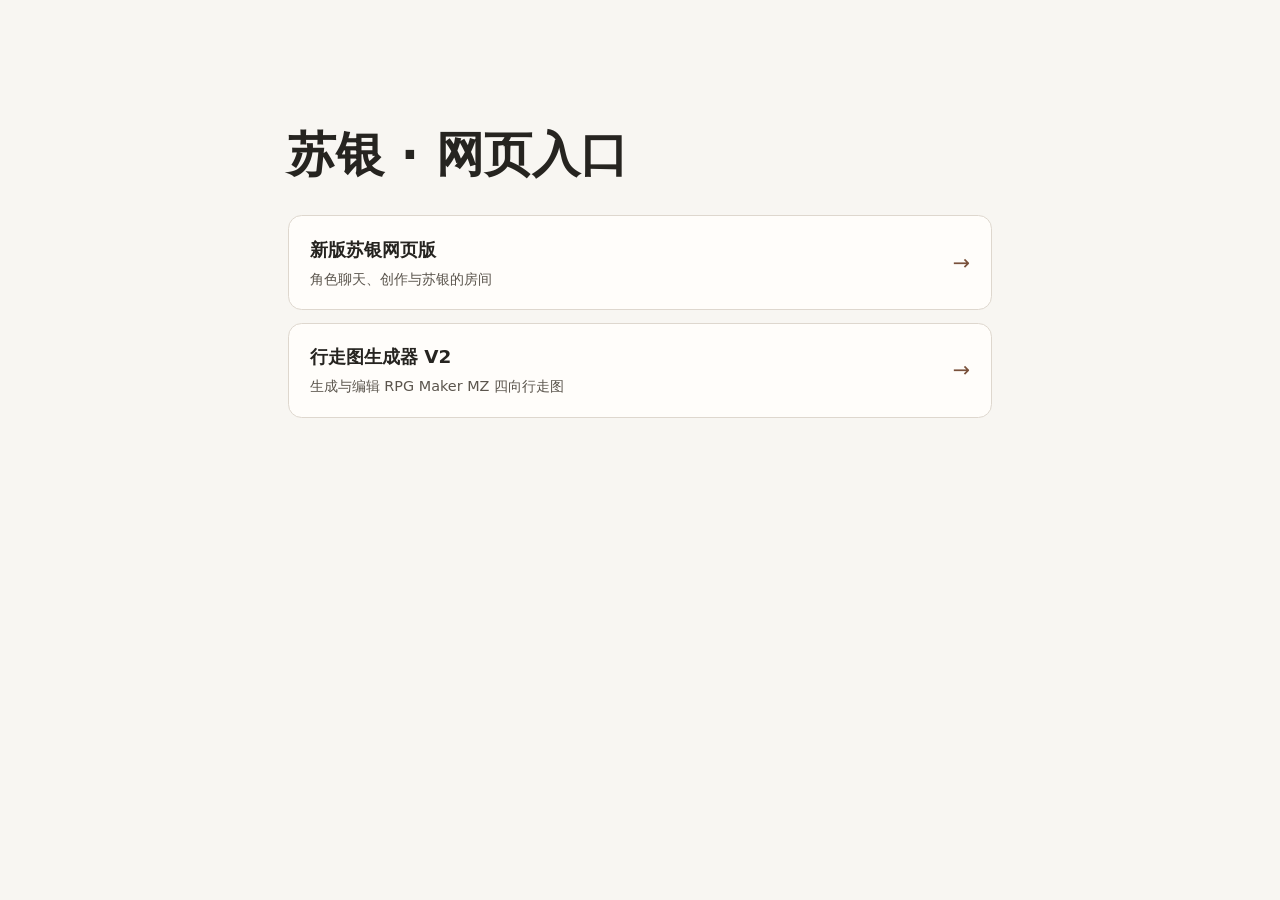
<file: index.html>
<!doctype html>
<html lang="zh-CN">
<head>
  <meta charset="utf-8">
  <meta name="viewport" content="width=device-width, initial-scale=1">
  <title>苏银 · 网页入口</title>
  <style>
    :root {
      color-scheme: light dark;
      --canvas: #f8f6f2;
      --surface: #fffdfa;
      --ink: #262420;
      --muted: #5b554d;
      --line: #ded7ce;
      --accent: #79513b;
    }
    @media (prefers-color-scheme: dark) {
      :root {
        --canvas: #1e1c1a;
        --surface: #262320;
        --ink: #f4eee8;
        --muted: #cbc0b5;
        --line: #494038;
        --accent: #edb996;
      }
    }
    * { box-sizing: border-box; }
    body {
      margin: 0;
      background: var(--canvas);
      color: var(--ink);
      font: 1rem/1.55 system-ui, sans-serif;
    }
    main {
      width: min(100% - 2.5rem, 44rem);
      margin: clamp(3rem, 13vh, 9rem) auto 3rem;
    }
    h1 { margin: 0 0 1.5rem; font-size: clamp(2rem, 6vw, 3rem); }
    nav { display: grid; gap: .8rem; }
    a {
      display: grid;
      grid-template-columns: 1fr auto;
      align-items: center;
      gap: 1rem;
      padding: 1.2rem 1.3rem;
      border: 1px solid var(--line);
      border-radius: .85rem;
      background: var(--surface);
      color: inherit;
      text-decoration: none;
    }
    a:hover, a:focus-visible { border-color: var(--accent); }
    a:focus-visible { outline: 2px solid var(--accent); outline-offset: 3px; }
    strong, small { display: block; }
    strong { font-size: 1.15rem; }
    small { margin-top: .22rem; color: var(--muted); font-size: .9rem; }
    .arrow { color: var(--accent); font-size: 1.3rem; }
  </style>
</head>
<body>
  <main>
    <h1>苏银 · 网页入口</h1>
    <nav aria-label="网页入口">
      <a href="./suyin/">
        <span>
          <strong>新版苏银网页版</strong>
          <small>角色聊天、创作与苏银的房间</small>
        </span>
        <span class="arrow" aria-hidden="true">→</span>
      </a>
      <a href="./walk-sheet-v2/">
        <span>
          <strong>行走图生成器 V2</strong>
          <small>生成与编辑 RPG Maker MZ 四向行走图</small>
        </span>
        <span class="arrow" aria-hidden="true">→</span>
      </a>
    </nav>
  </main>
</body>
</html>
</file>
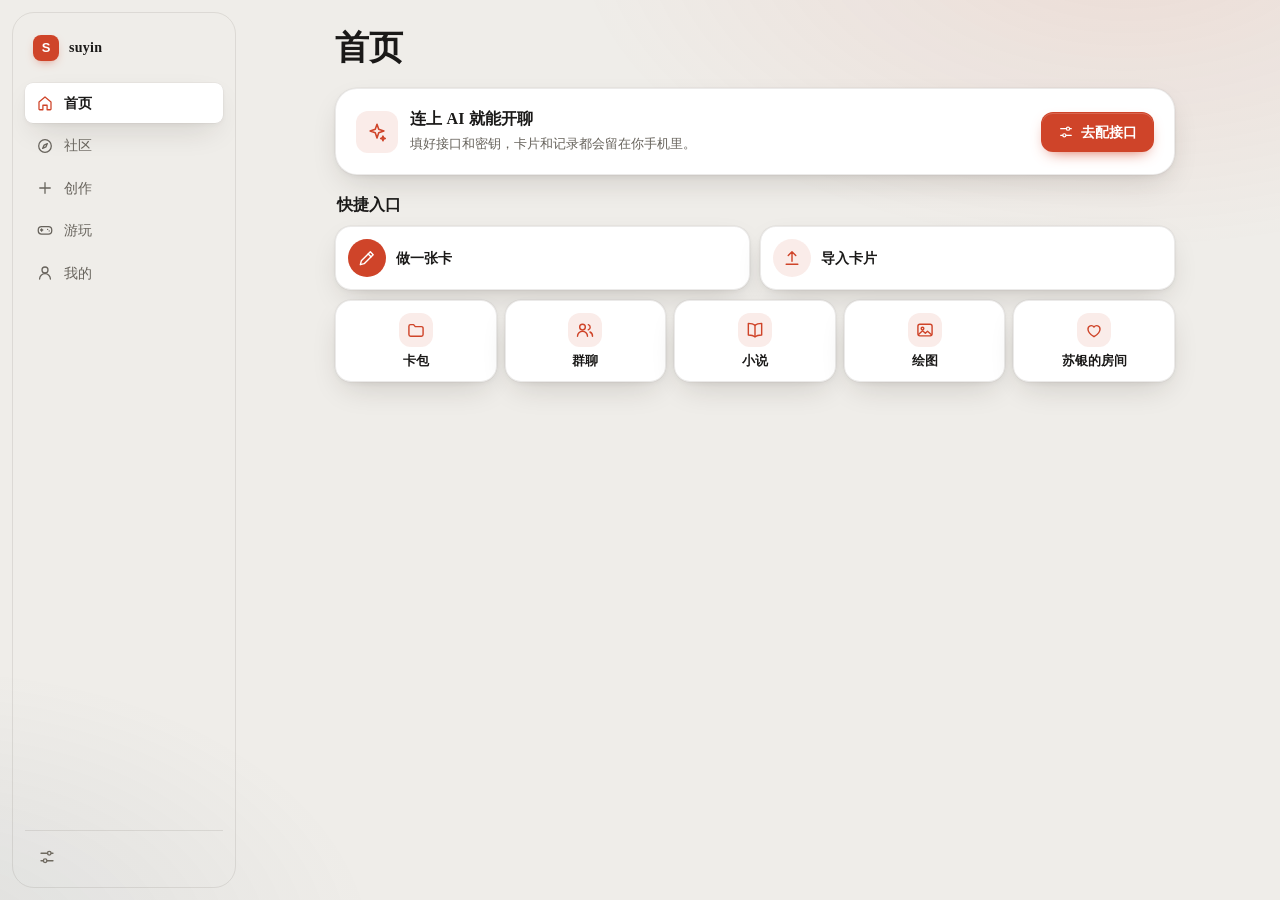
<file: suyin/index.html>
<!doctype html>
<html lang="zh-CN" data-theme="paper">
  <head>
    <meta charset="UTF-8" />
    <meta
      name="viewport"
      content="width=device-width, initial-scale=1, viewport-fit=cover, interactive-widget=resizes-content"
    />
    <meta name="theme-color" content="#efede9" />
    <meta name="mobile-web-app-capable" content="yes" />
    <meta name="apple-mobile-web-app-capable" content="yes" />
    <meta name="apple-mobile-web-app-title" content="suyin" />
    <meta name="format-detection" content="telephone=no" />
    <link rel="icon" type="image/png" href="./favicon.png" />
    <link rel="apple-touch-icon" href="./icon-192.png" />
    <title>suyin</title>
    <script type="module" crossorigin src="./assets/index-BAmSmCLc.js"></script>
    <link rel="stylesheet" crossorigin href="./assets/index-CmD2GaYa.css">
  </head>
  <body>
    <div id="app"></div>
  </body>
</html>
</file>
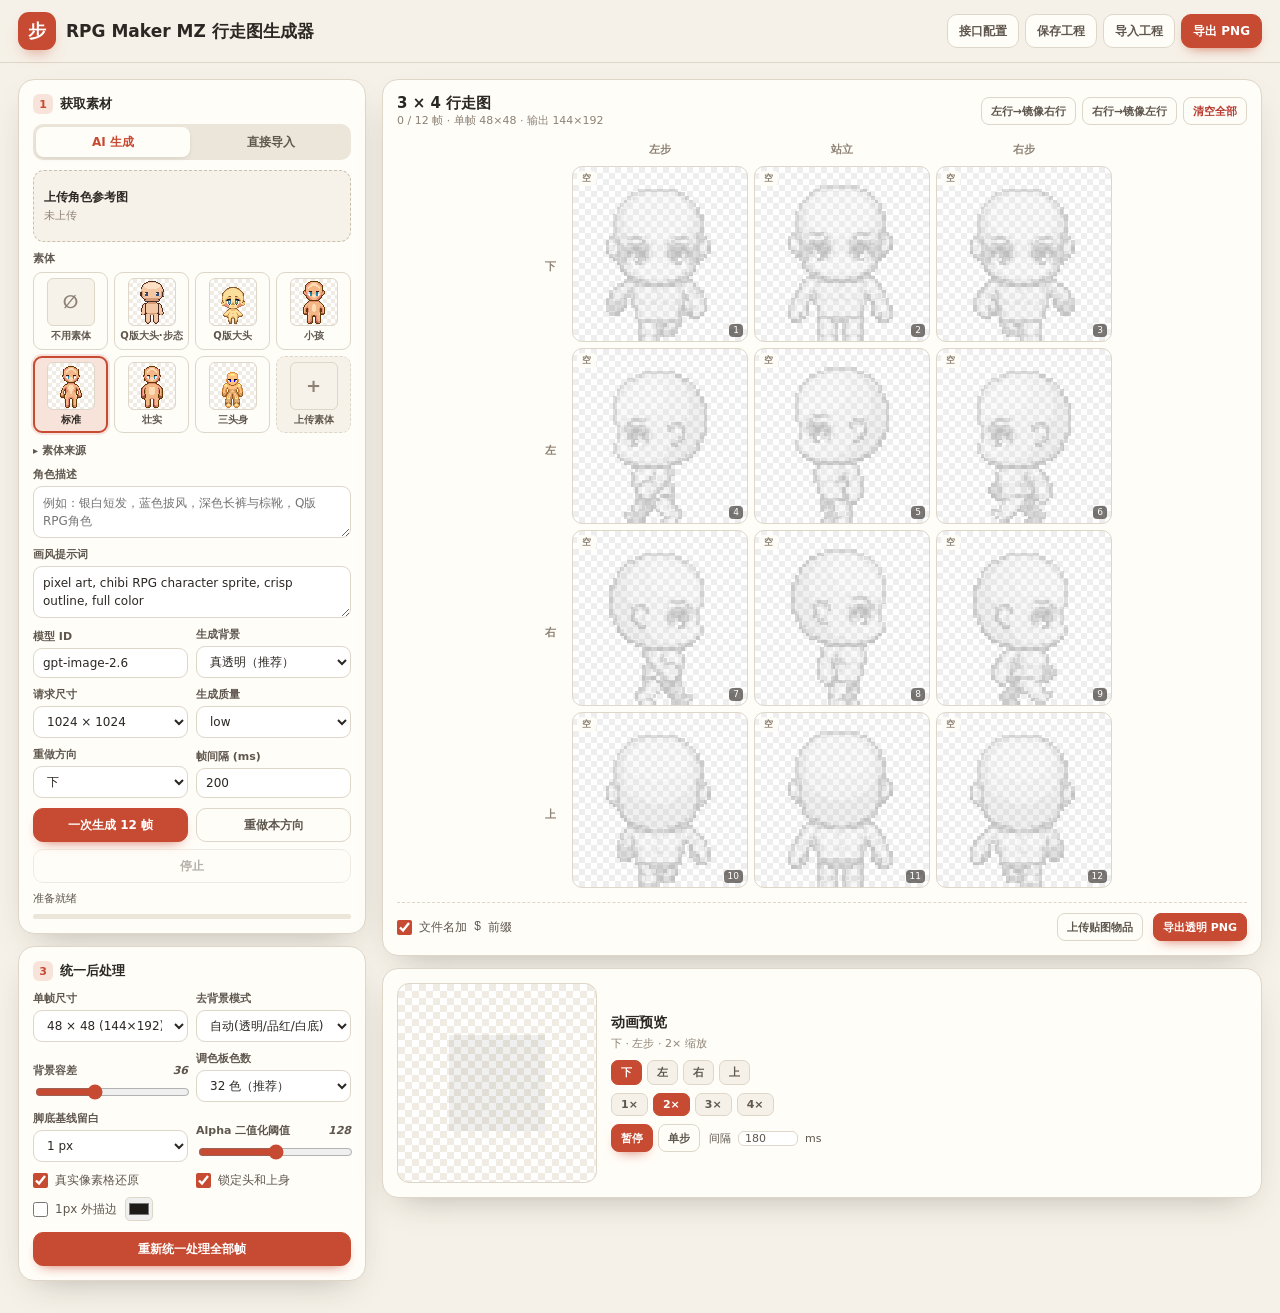
<file: walk-sheet-v2/index.html>
<!DOCTYPE html>
<html lang="zh-CN">
<head>
<meta charset="UTF-8">
<meta name="viewport" content="width=device-width, initial-scale=1, viewport-fit=cover">
<meta name="theme-color" content="#f5f1e8">
<title>RPG Maker MZ 行走图生成器</title>
<style>
:root{
  --paper:#f5f1e8; --paper-2:#fffdf8; --ink:#2b2723; --ink-2:#5f574e; --ink-3:#8d8275;
  --line:#ded6c8; --line-2:#c9bfaf; --accent:#c64b32; --accent-2:#a93c27; --accent-soft:#f7e3da;
  --ok:#2f8a5b; --warn:#b87916; --danger:#b83b32; --fill:#ece5d9; --fill-2:#f7f2e9;
  --shadow:0 14px 34px -18px rgba(48,38,28,.36); --radius:16px;
}
*{box-sizing:border-box}
html,body{margin:0;padding:0;background:var(--paper);color:var(--ink);font-family:"Segoe UI","PingFang SC","Microsoft YaHei",system-ui,sans-serif;-webkit-text-size-adjust:100%}
button,input,textarea,select{font:inherit;color:inherit}
button{cursor:pointer;border:0;background:none}
img{display:block;max-width:100%}
[hidden]{display:none!important}

.app-header{position:sticky;top:0;z-index:30;display:flex;align-items:center;gap:12px;padding:12px 18px;background:rgba(245,241,232,.92);backdrop-filter:blur(14px);border-bottom:1px solid var(--line);flex-wrap:wrap}
.brand{display:flex;align-items:center;gap:10px;min-width:0}
.logo{width:38px;height:38px;border-radius:11px;background:var(--accent);color:#fff;display:grid;place-items:center;font-weight:800;font-size:18px;box-shadow:0 8px 18px -10px var(--accent);flex:none}
.brand h1{font-size:17px;margin:0;line-height:1.2}
.header-actions{margin-left:auto;display:flex;align-items:center;gap:6px;flex-wrap:wrap;justify-content:flex-end}

.btn{display:inline-flex;align-items:center;justify-content:center;gap:5px;min-height:34px;padding:0 11px;border-radius:10px;border:1px solid var(--line);background:var(--paper-2);font-size:12px;font-weight:600;color:var(--ink-2);white-space:nowrap;transition:border-color .15s,background .15s}
.btn:hover{border-color:var(--line-2);color:var(--ink)}
.btn.primary{background:var(--accent);border-color:var(--accent);color:#fff;box-shadow:0 6px 14px -8px var(--accent)}
.btn.primary:hover{background:var(--accent-2)}
.btn.sm{min-height:28px;padding:0 9px;font-size:11px;border-radius:8px}
.btn.danger{color:var(--danger)}
.btn:disabled{opacity:.45;cursor:not-allowed}

.layout{display:grid;grid-template-columns:348px minmax(0,1fr);gap:16px;padding:16px 18px 32px;max-width:1440px;margin:0 auto;align-items:start}
.side,.main{display:flex;flex-direction:column;gap:12px;min-width:0}
.card{background:var(--paper-2);border:1px solid var(--line);border-radius:var(--radius);padding:14px;box-shadow:var(--shadow);min-width:0}
.card h2{font-size:13px;margin:0 0 10px;display:flex;align-items:center;gap:7px}
.card h2 .n{width:20px;height:20px;border-radius:6px;background:var(--accent-soft);color:var(--accent);display:grid;place-items:center;font-size:11px;font-weight:800;flex:none}

.tabs{display:grid;grid-template-columns:repeat(2,1fr);gap:4px;background:var(--fill);padding:3px;border-radius:10px;margin-bottom:10px}
.tab{min-height:30px;border-radius:8px;font-size:12px;font-weight:600;color:var(--ink-2);padding:0 6px}
.tab.on{background:var(--paper-2);color:var(--accent);box-shadow:0 2px 6px -2px rgba(0,0,0,.12)}

.field{display:flex;flex-direction:column;gap:4px;margin-top:9px;min-width:0}
.field>span{font-size:11px;color:var(--ink-2);font-weight:600;display:flex;justify-content:space-between;align-items:center}
.field input,.field textarea,.field select{width:100%;min-width:0;border:1px solid var(--line);border-radius:9px;background:#fff;color:var(--ink);padding:7px 9px;font-size:12px;outline:none}
.field textarea{resize:vertical;line-height:1.5;min-height:52px}
.field input:focus,.field textarea:focus,.field select:focus{border-color:var(--accent);box-shadow:0 0 0 3px rgba(198,75,50,.1)}
.field input[type=range]{padding:0;border:0;background:transparent;accent-color:var(--accent)}
.field-row{display:grid;grid-template-columns:1fr 1fr;gap:8px;align-items:end}
.field-row .field{margin-top:0}
.check{display:flex;align-items:center;gap:7px;font-size:12px;color:var(--ink-2);cursor:pointer;user-select:none}
.check input{accent-color:var(--accent);width:15px;height:15px;margin:0;flex:none}

.upload-box{position:relative;display:flex;align-items:center;gap:10px;min-height:72px;padding:8px 10px;border:1px dashed var(--line-2);border-radius:11px;background:var(--fill-2);cursor:pointer;overflow:hidden}
.upload-box:hover{border-color:var(--accent);background:var(--accent-soft)}
.upload-box input[type=file]{position:absolute;inset:0;opacity:0;cursor:pointer}
.upload-thumb{width:54px;height:54px;border-radius:8px;border:1px solid var(--line);background:#fff;object-fit:contain;flex:none;image-rendering:pixelated}
.upload-meta{min-width:0;flex:1}
.upload-meta strong{display:block;font-size:12px;color:var(--ink)}
.upload-meta span{display:block;font-size:11px;color:var(--ink-3);margin-top:2px;overflow:hidden;text-overflow:ellipsis;white-space:nowrap}
.upload-clear{position:relative;z-index:2}

.body-grid{display:grid;grid-template-columns:repeat(4,minmax(0,1fr));gap:6px;margin-top:2px}
.body-card{position:relative;display:flex;flex-direction:column;align-items:center;gap:4px;padding:5px 3px 6px;border:1px solid var(--line);border-radius:9px;background:var(--paper-2);color:var(--ink-2);text-align:center;min-width:0;transition:border-color .15s,background .15s,box-shadow .15s;-webkit-user-select:none;user-select:none}
.body-card:hover{border-color:var(--accent);color:var(--ink)}
.body-card.selected{border:2px solid var(--accent);background:var(--accent-soft);color:var(--ink);padding:4px 2px 5px;box-shadow:0 0 0 2px rgba(198,75,50,.14)}
.body-card.action{border-style:dashed;background:var(--fill-2)}
.body-thumb{width:48px;height:48px;border-radius:6px;border:1px solid var(--line);background-color:#fff;background-image:linear-gradient(45deg,#f0ece3 25%,transparent 25%,transparent 75%,#f0ece3 75%),linear-gradient(45deg,#f0ece3 25%,transparent 25%,transparent 75%,#f0ece3 75%);background-size:8px 8px;background-position:0 0,4px 4px;display:grid;place-items:center;overflow:hidden;flex:none}
.body-thumb img{width:48px;height:48px;object-fit:contain;image-rendering:pixelated;pointer-events:none}
.body-thumb.icon{background:var(--fill-2);color:var(--ink-3);font-size:18px;font-weight:700;line-height:1}
.body-name{font-size:10px;font-weight:600;line-height:1.25;max-width:100%;overflow:hidden;text-overflow:ellipsis;white-space:nowrap;padding:0 2px}
.body-swap{position:absolute;top:2px;right:2px;min-width:20px;height:18px;padding:0 4px;border-radius:5px;border:1px solid var(--line-2);background:rgba(255,253,248,.94);color:var(--ink-2);font-size:9px;font-weight:700;line-height:16px;display:grid;place-items:center}
.body-swap:hover{border-color:var(--accent);color:var(--accent);background:#fff}
.body-popover{position:fixed;z-index:80;pointer-events:none;background:var(--paper-2);border:1px solid var(--line-2);border-radius:12px;padding:8px;box-shadow:0 18px 40px -16px rgba(35,28,22,.45);display:flex;flex-direction:column;align-items:center;gap:5px}
.body-popover img{width:144px;height:192px;image-rendering:pixelated;border-radius:6px;border:1px solid var(--line);background-color:#fff;background-image:linear-gradient(45deg,#eee 25%,transparent 25%,transparent 75%,#eee 75%),linear-gradient(45deg,#eee 25%,transparent 25%,transparent 75%,#eee 75%);background-size:12px 12px;background-position:0 0,6px 6px}
.body-popover span{font-size:11px;font-weight:600;color:var(--ink)}
.body-credits{margin-top:6px;font-size:11px;color:var(--ink-3)}
.body-credits summary{cursor:pointer;user-select:none;color:var(--ink-2);font-weight:600;list-style:none;display:inline-flex;align-items:center;gap:4px}
.body-credits summary::-webkit-details-marker{display:none}
.body-credits summary::before{content:'▸';font-size:10px;transition:transform .15s}
.body-credits[open] summary::before{transform:rotate(90deg)}
.body-credit-list{margin:6px 0 0;padding:8px 10px;list-style:none;background:var(--fill-2);border:1px solid var(--line);border-radius:9px;display:flex;flex-direction:column;gap:5px}
.body-credit-list li{line-height:1.45;word-break:break-word}
.body-credit-list a{color:var(--accent);text-decoration:none}
.body-credit-list a:hover{text-decoration:underline}

.status-line{font-size:11px;line-height:1.45;color:var(--ink-2);margin-top:8px;min-height:16px;word-break:break-word}
.status-line.error{color:var(--danger)}
.progress{height:5px;border-radius:99px;background:var(--fill);overflow:hidden;margin-top:7px}
.progress i{display:block;height:100%;width:0;background:var(--accent);transition:width .2s}

.variant-grid{display:grid;grid-template-columns:repeat(3,minmax(0,1fr));gap:6px;margin-top:6px}
.variant-item{position:relative;aspect-ratio:1/1;border:1px solid var(--line);border-radius:9px;background:#fff;overflow:hidden;cursor:pointer;padding:2px;transition:border-color .15s,opacity .15s}
.variant-item:hover{border-color:var(--accent)}
.variant-item.selected{border:2px solid var(--accent);box-shadow:0 0 0 3px rgba(198,75,50,.18)}
.variant-item.unusable{opacity:.58}
.variant-item img{width:100%;height:100%;object-fit:contain;image-rendering:pixelated}
.variant-item .vtag{position:absolute;left:4px;top:4px;max-width:calc(100% - 8px);white-space:nowrap;overflow:hidden;text-overflow:ellipsis;font-size:10px;line-height:1.4;font-weight:700;background:rgba(35,28,22,.82);color:#fff;border-radius:5px;padding:1px 6px}
.variant-item.selected .vtag.good{background:rgba(198,75,50,.94)}
.variant-item .vtag.warn{background:rgba(184,121,22,.92)}
.variant-item .vtag.muted{background:rgba(105,96,88,.82)}

.pool-grid{display:grid;grid-template-columns:repeat(4,minmax(0,1fr));gap:6px;margin-top:8px;max-height:240px;overflow:auto;padding:2px}
.pool-item{position:relative;aspect-ratio:1/1;border:1px solid var(--line);border-radius:8px;background-color:#fff;background-image:linear-gradient(45deg,#eee 25%,transparent 25%,transparent 75%,#eee 75%),linear-gradient(45deg,#eee 25%,transparent 25%,transparent 75%,#eee 75%);background-size:10px 10px;background-position:0 0,5px 5px;cursor:grab;overflow:hidden;padding:2px}
.pool-item:hover{border-color:var(--accent)}
.pool-item.selected{border:2px solid var(--accent);box-shadow:0 0 0 3px rgba(198,75,50,.18)}
.pool-item img{width:100%;height:100%;object-fit:contain;image-rendering:pixelated;pointer-events:none}
.pool-item .pidx{position:absolute;left:3px;top:3px;font-size:9px;font-weight:700;background:rgba(35,28,22,.72);color:#fff;border-radius:4px;padding:0 4px;line-height:1.4}
.pool-actions{display:flex;gap:6px;flex-wrap:wrap;margin-top:8px;align-items:center}

.sheet-head{display:flex;align-items:center;gap:10px;flex-wrap:wrap;margin-bottom:10px}
.sheet-head h2{font-size:15px;margin:0}
.sheet-head .meta{font-size:11px;color:var(--ink-3)}
.sheet-tools{margin-left:auto;display:flex;gap:6px;flex-wrap:wrap}
.sheet-wrap{display:flex;justify-content:center;padding:4px 0}
.native-actions{display:flex;flex-wrap:wrap;gap:6px;margin-top:8px}
.native-warn{font-size:12px;line-height:1.45;color:#7a4b06;background:#fdf3dc;border:1px solid #ead19a;border-radius:10px;padding:9px 11px;margin-bottom:10px}
.native-warn-msg{font-weight:600}
.native-actions .btn.warn-act{border-color:#d8ae5e;background:#fff8e6;color:#7a4b06}
.native-actions .btn.warn-act:hover{border-color:var(--warn);background:#fff3d1}
.sheet-grid{display:grid;grid-template-columns:34px repeat(3,minmax(0,1fr));gap:6px;width:min(100%,580px)}
.sheet-grid .corner{min-height:18px}
.colhead{font-size:11px;font-weight:700;color:var(--ink-3);text-align:center}
.rowhead{display:flex;align-items:center;justify-content:center;font-size:11px;font-weight:700;color:var(--ink-3);writing-mode:vertical-rl;letter-spacing:.12em}

.cell{position:relative;aspect-ratio:1/1;border:1px solid var(--line);border-radius:10px;overflow:hidden;background-color:#fff;background-image:linear-gradient(45deg,#eee 25%,transparent 25%,transparent 75%,#eee 75%),linear-gradient(45deg,#eee 25%,transparent 25%,transparent 75%,#eee 75%);background-size:12px 12px;background-position:0 0,6px 6px;cursor:pointer;transition:border-color .15s,box-shadow .15s}
.cell:hover{border-color:var(--accent);box-shadow:0 0 0 3px rgba(198,75,50,.1)}
.cell.drag-over{border:2px dashed var(--accent);background-color:var(--accent-soft)}
.cell.assign-target{box-shadow:0 0 0 2px rgba(198,75,50,.35)}
.cell.overflow{border:2px solid var(--warn);box-shadow:inset 0 0 0 1px rgba(184,121,22,.16)}
.cell img{width:100%;height:100%;object-fit:contain;image-rendering:pixelated}
.cell img.ghost{opacity:.2;filter:grayscale(1)}
.cell .badge{position:absolute;left:4px;top:4px;font-size:9px;font-weight:700;padding:1px 5px;border-radius:4px;background:rgba(255,253,248,.88);color:var(--ok)}
.cell .badge.empty{color:var(--ink-3)}
.cell .badge.warn{background:#fdf3dc;color:#8a5304;border:1px solid #e2bc6b}
.cell .idx{position:absolute;right:4px;bottom:4px;font-size:9px;padding:0 4px;border-radius:4px;background:rgba(30,24,18,.58);color:#fff;line-height:1.4}

.sheet-foot{display:flex;align-items:center;gap:10px;flex-wrap:wrap;margin-top:10px;padding-top:10px;border-top:1px dashed var(--line)}

.preview-card{display:flex;align-items:center;gap:14px;flex-wrap:wrap}
.preview-stage{width:200px;height:200px;border:1px solid var(--line);border-radius:12px;background-color:#fff;background-image:linear-gradient(45deg,#f0ece3 25%,transparent 25%,transparent 75%,#f0ece3 75%),linear-gradient(45deg,#f0ece3 25%,transparent 25%,transparent 75%,#f0ece3 75%);background-size:14px 14px;background-position:0 0,7px 7px;display:grid;place-items:center;overflow:hidden;flex:none}
#previewCanvas{image-rendering:pixelated}
.preview-info{flex:1;min-width:200px}
.preview-info h3{margin:0 0 4px;font-size:14px}
.preview-info .sub{font-size:11px;color:var(--ink-3);margin:0 0 9px}
.seg-row{display:flex;gap:5px;flex-wrap:wrap;align-items:center;margin-bottom:8px}
.seg-btn{border:1px solid var(--line);background:var(--paper);border-radius:7px;font-size:11px;font-weight:600;padding:4px 9px;color:var(--ink-2)}
.seg-btn.on{background:var(--accent);border-color:var(--accent);color:#fff}

.modal{border:0;padding:0;background:transparent;max-width:min(780px,96vw);width:100%;max-height:94dvh;margin:auto;border-radius:18px;box-shadow:0 30px 80px -30px rgba(20,15,10,.55)}
.modal::backdrop{background:rgba(35,28,22,.46);backdrop-filter:blur(3px)}
.modal-box{background:var(--paper-2);border-radius:18px;overflow:hidden;display:flex;flex-direction:column;max-height:94dvh}
.modal-head{display:flex;align-items:center;gap:12px;padding:14px 16px;border-bottom:1px solid var(--line);flex:none}
.modal-head h3{margin:0;font-size:15px}
.modal-head p{margin:2px 0 0;font-size:11px;color:var(--ink-3)}
.modal-head .x{margin-left:auto;width:30px;height:30px;border-radius:50%;display:grid;place-items:center;color:var(--ink-2);background:var(--fill);font-size:16px}
.modal-body{padding:14px 16px;overflow:auto;min-height:0}
.modal-foot{display:flex;justify-content:flex-end;gap:8px;padding:11px 16px;border-top:1px solid var(--line);flex:none;flex-wrap:wrap}

.config-grid{display:grid;grid-template-columns:1fr 1fr;gap:10px}
.config-grid .full{grid-column:1/-1}

.editor-layout{display:flex;gap:14px;align-items:flex-start;flex-wrap:wrap;justify-content:center}
.edit-stage{width:min(384px,82vw);aspect-ratio:1/1;background-color:#fff;background-image:linear-gradient(45deg,#eee 25%,transparent 25%,transparent 75%,#eee 75%),linear-gradient(45deg,#eee 25%,transparent 25%,transparent 75%,#eee 75%);background-size:16px 16px;background-position:0 0,8px 8px;border:1px solid var(--line);border-radius:10px;overflow:hidden;position:relative;flex:none}
#editCanvas{width:100%;height:100%;image-rendering:pixelated;touch-action:none;cursor:crosshair;display:block}
#editMaskCanvas{position:absolute;inset:0;width:100%;height:100%;image-rendering:pixelated;pointer-events:none;opacity:.55}
.editor-tools{flex:1;min-width:210px;display:flex;flex-direction:column;gap:9px}
.tool-group{display:flex;flex-direction:column;gap:5px}
.tool-group-label{font-size:10px;font-weight:700;color:var(--ink-3)}
.tool-row{display:flex;gap:5px;flex-wrap:wrap;align-items:center}
.tool{min-height:29px;padding:0 9px;border-radius:7px;border:1px solid var(--line);background:var(--paper);font-size:11px;font-weight:600;color:var(--ink-2)}
.tool:hover{border-color:var(--line-2);color:var(--ink)}
.tool.on{background:var(--accent);border-color:var(--accent);color:#fff}
.tool.primary-tool{background:var(--accent);border-color:var(--accent);color:#fff}
.tool.primary-tool:hover{background:var(--accent-2);border-color:var(--accent-2);color:#fff}
.tool:disabled{opacity:.42;cursor:not-allowed}
.redraw-note{width:100%;min-width:0;border:1px solid var(--line);border-radius:7px;background:#fff;color:var(--ink);padding:6px 8px;font-size:12px;outline:none}
.redraw-note:focus{border-color:var(--accent);box-shadow:0 0 0 3px rgba(198,75,50,.1)}
.redraw-bar{display:flex;align-items:center;gap:8px;font-size:11px;color:var(--ink-2)}
.redraw-bar.error{color:var(--danger)}
.redraw-bar span{flex:1;min-width:0;word-break:break-word}
.editor-tools input[type=color]{width:34px;height:29px;border:1px solid var(--line);border-radius:6px;background:#fff;padding:1px;cursor:pointer}

.toast{position:fixed;left:50%;bottom:20px;transform:translateX(-50%) translateY(12px);z-index:9999;background:rgba(35,28,22,.92);color:#fff;border-radius:10px;padding:9px 14px;font-size:12px;opacity:0;pointer-events:none;transition:.2s;max-width:88vw;text-align:center}
.toast.show{opacity:1;transform:translateX(-50%) translateY(0)}

@media(max-width:940px){
  .layout{grid-template-columns:1fr;padding:12px 10px 28px;gap:12px}
  .main{order:1}
  .side{order:2}
}
@media(max-width:480px){
  .app-header{padding:10px 12px;gap:8px}
  .brand h1{font-size:15px}
  .logo{width:34px;height:34px;font-size:16px}
  .header-actions{width:100%;justify-content:flex-start}
  .header-actions .btn{min-height:30px;padding:0 9px;font-size:11px}
  .card{padding:12px}
  .field-row,.config-grid{grid-template-columns:1fr}
  .sheet-grid{grid-template-columns:26px repeat(3,minmax(0,1fr));gap:4px}
  .cell .idx{display:none}
  .cell .badge{font-size:8px;padding:1px 3px}
  .preview-stage{width:148px;height:148px;margin:0 auto}
  .body-grid{grid-template-columns:repeat(3,minmax(0,1fr))}
  .variant-grid{gap:8px}
  .native-actions{gap:8px}
  .native-actions .btn.sm{min-height:36px;padding:0 12px;font-size:12px;flex:1 1 auto}
  .pool-grid{grid-template-columns:repeat(3,minmax(0,1fr))}
  .edit-stage{width:min(320px,84vw)}
}
</style>
</head>
<body>

<header class="app-header">
  <div class="brand">
    <div class="logo">步</div>
    <div>
      <h1>RPG Maker MZ 行走图生成器</h1>
    </div>
  </div>
  <div class="header-actions">
    <button class="btn" id="btnConfig">接口配置</button>
    <button class="btn" id="btnSaveProject">保存工程</button>
    <button class="btn" id="btnLoadProject">导入工程</button>
    <button class="btn primary" id="btnExport">导出 PNG</button>
  </div>
</header>

<main class="layout">
  <aside class="side">
    <section class="card">
      <h2><span class="n">1</span>获取素材</h2>
      <div class="tabs" id="sourceTabs">
        <button class="tab on" data-tab="ai">AI 生成</button>
        <button class="tab" data-tab="import">直接导入</button>
      </div>

      <!-- 主路线：带参考图走 edits 一次出 12 帧，也支持单方向 4 帧重做 -->
      <div id="paneAi">
        <div class="upload-box">
          <input type="file" id="fileCharRef" accept="image/*">
          <img class="upload-thumb" id="prevCharRef" alt="" hidden>
          <div class="upload-meta">
            <strong id="charRefTitle">上传角色参考图</strong>
            <span id="charRefSub">未上传</span>
          </div>
          <button class="btn sm upload-clear" id="btnClearCharRef" type="button" hidden>清除</button>
        </div>

        <div class="field">
          <span>素体</span>
          <div class="body-grid" id="baseBodyGrid" role="radiogroup" aria-label="素体"></div>
          <details class="body-credits" id="baseBodyCredits">
            <summary>素体来源</summary>
            <ul class="body-credit-list" id="baseBodyCreditList"></ul>
          </details>
        </div>
        <input type="file" id="fileCustomBody" accept="image/png,image/*" hidden>

        <label class="field">
          <span>角色描述</span>
          <textarea id="charDesc" rows="2" placeholder="例如：银白短发，蓝色披风，深色长裤与棕靴，Q版RPG角色"></textarea>
        </label>
        <label class="field">
          <span>画风提示词</span>
          <textarea id="styleDesc" rows="2">pixel art, chibi RPG character sprite, crisp outline, full color</textarea>
        </label>

        <div class="field-row" style="margin-top:9px">
          <label class="field">
            <span>模型 ID</span>
            <input id="aiModel" list="modelPresets" placeholder="gpt-image-2.6">
          </label>
          <label class="field">
            <span>生成背景</span>
            <select id="aiBgType">
              <option value="transparent">真透明（推荐）</option>
              <option value="magenta">品红 #FF00FF</option>
              <option value="white">纯白 #FFFFFF</option>
            </select>
          </label>
        </div>

        <div class="field-row" style="margin-top:9px">
          <label class="field">
            <span>请求尺寸</span>
            <select id="seqSize">
              <option value="1024x1024">1024 × 1024</option>
              <option value="1536x1024">1536 × 1024</option>
              <option value="1024x1536">1024 × 1536</option>
              <option value="512x512">512 × 512</option>
            </select>
          </label>
          <label class="field">
            <span>生成质量</span>
            <select id="seqQuality">
              <option value="low">low</option>
              <option value="medium">medium</option>
              <option value="high">high</option>
              <option value="auto">auto</option>
            </select>
          </label>
        </div>

        <div class="field-row" style="margin-top:9px">
          <label class="field">
            <span>重做方向</span>
            <select id="aiDir">
              <option value="0">下</option>
              <option value="1">左</option>
              <option value="2">右</option>
              <option value="3">上</option>
            </select>
          </label>
          <label class="field">
            <span>帧间隔 (ms)</span>
            <input id="seqDuration" type="number" min="20" max="2000" step="10" value="200">
          </label>
        </div>

        <div class="field-row" style="margin-top:10px">
          <button class="btn primary" id="btnGenSheet12" type="button">一次生成 12 帧</button>
          <button class="btn" id="btnGenOneDir" type="button">重做本方向</button>
        </div>
        <button class="btn" id="btnStopGen" type="button" style="width:100%;margin-top:7px" disabled>停止</button>
      </div>

      <!-- 直接导入 -->
      <div id="paneImport" hidden>
        <div class="upload-box">
          <input type="file" id="fileDirectImport" accept="image/png,image/jpeg,image/webp,image/gif,.png,.jpg,.jpeg,.webp,.gif">
          <div class="upload-meta">
            <strong>选择图片或 GIF 文件</strong>
            <span id="impFileLabel">未选择文件</span>
          </div>
        </div>

        <div class="field-row" style="margin-top:9px">
          <label class="field">
            <span>拆帧方式</span>
            <select id="impSplitMode">
              <option value="auto">自动检测</option>
              <option value="grid">手动网格</option>
            </select>
          </label>
          <label class="field">
            <span>导入去向</span>
            <select id="impTarget">
              <option value="all">按 4×3 填入全部</option>
              <option value="row:0">填入「下」方向</option>
              <option value="row:1">填入「左」方向</option>
              <option value="row:2">填入「右」方向</option>
              <option value="row:3">填入「上」方向</option>
              <option value="pool">仅放入待分配帧池</option>
            </select>
          </label>
        </div>

        <div class="field-row" id="impGridRow" style="margin-top:9px" hidden>
          <label class="field">
            <span>行数</span>
            <input id="impRows" type="number" min="1" max="16" value="4">
          </label>
          <label class="field">
            <span>列数</span>
            <input id="impCols" type="number" min="1" max="16" value="3">
          </label>
        </div>

        <div class="field-row" style="margin-top:9px">
          <button class="btn" id="btnFillTemplate" type="button">用内置模板填充</button>
          <button class="btn" id="btnImportItemRef" type="button">载入手持物素材</button>
        </div>
        <input type="file" id="fileItemRef" accept="image/*" hidden>
      </div>

      <datalist id="modelPresets">
        <option value="gpt-image-2.6"></option>
        <option value="gpt-image-2.6-sunburst"></option>
        <option value="gpt-image-2.6-flare"></option>
      </datalist>

      <div class="status-line" id="genStatus">准备就绪</div>
      <div class="progress"><i id="genProgress"></i></div>
    </section>

    <!-- 多变体选择器 -->
    <section class="card" id="variantCard" hidden>
      <h2><span class="n">V</span>选择生成变体 (<span id="variantCount">0</span>)</h2>
      <div class="variant-grid" id="variantGrid"></div>
    </section>

    <!-- 拆帧与分配区 -->
    <section class="card" id="poolCard" hidden>
      <h2><span class="n">2</span>拆帧分配 (<span id="poolCount">0</span>)</h2>
      <div class="pool-grid" id="poolGrid"></div>
      <div class="pool-actions">
        <select id="poolTargetDir" class="btn sm" style="padding:0 6px">
          <option value="0">下</option>
          <option value="1">左</option>
          <option value="2">右</option>
          <option value="3">上</option>
        </select>
        <button class="btn sm" id="btnPoolAutoRow" type="button">前3帧填入该行</button>
        <button class="btn sm" id="btnPoolAutoAll" type="button">按序填满3×4</button>
        <button class="btn sm danger" id="btnPoolClear" type="button">清空帧池</button>
      </div>
      <div class="status-line" id="poolSelectionStatus" hidden></div>
    </section>

    <!-- 统一后处理参数 -->
    <section class="card">
      <h2><span class="n">3</span>统一后处理</h2>
      <div class="field-row">
        <label class="field">
          <span>单帧尺寸</span>
          <select id="ppSize">
            <option value="48">48 × 48 (144×192)</option>
            <option value="64">64 × 64 (192×256)</option>
            <option value="96">96 × 96 (288×384)</option>
          </select>
        </label>
        <label class="field">
          <span>去背景模式</span>
          <select id="ppBgMode">
            <option value="auto">自动(透明/品红/白底)</option>
            <option value="chroma">品红/绿幕色键</option>
            <option value="flood">边缘泛洪</option>
            <option value="none">不去背景</option>
          </select>
        </label>
      </div>

      <div class="field-row" style="margin-top:9px">
        <label class="field">
          <span>背景容差 <em id="ppBgTolVal">36</em></span>
          <input id="ppBgTol" type="range" min="4" max="90" value="36">
        </label>
        <label class="field">
          <span>调色板色数</span>
          <select id="ppPalette">
            <option value="32">32 色（推荐）</option>
            <option value="24">24 色</option>
            <option value="16">16 色</option>
            <option value="8">8 色</option>
            <option value="0">不量化（原色）</option>
          </select>
        </label>
      </div>

      <div class="field-row" style="margin-top:9px">
        <label class="field">
          <span>脚底基线留白</span>
          <select id="ppFootMargin">
            <option value="1">1 px</option>
            <option value="0">0 px</option>
            <option value="2">2 px</option>
          </select>
        </label>
        <label class="field">
          <span>Alpha 二值化阈值 <em id="ppAlphaVal">128</em></span>
          <input id="ppAlphaThresh" type="range" min="16" max="240" value="128">
        </label>
      </div>

      <div class="field-row" style="margin-top:10px">
        <label class="check"><input type="checkbox" id="ppPixelSnap" checked> 真实像素格还原</label>
        <label class="check"><input type="checkbox" id="ppLockUpper" checked> 锁定头和上身</label>
  
      </div>

      <div class="field-row" style="margin-top:8px">
        <div style="display:flex;align-items:center;gap:8px">
          <label class="check"><input type="checkbox" id="ppOutline"> 1px 外描边</label>
          <input type="color" id="ppOutlineColor" value="#1e1a18" style="width:28px;height:24px;border:1px solid var(--line);border-radius:5px;padding:1px">
        </div>
        <span></span>
      </div>

      <button class="btn primary" id="btnReprocessAll" type="button" style="width:100%;margin-top:11px">重新统一处理全部帧</button>
    </section>
  </aside>

  <section class="main">
    <div class="card">
      <div class="sheet-head">
        <div>
          <h2>3 × 4 行走图</h2>
          <div class="meta" id="sheetInfo">0 / 12 帧 · 48×48 · 输出 144×192</div>
        </div>
        <div class="sheet-tools">
          <button class="btn sm" id="btnMirrorL2R" type="button">左行→镜像右行</button>
          <button class="btn sm" id="btnMirrorR2L" type="button">右行→镜像左行</button>
          <button class="btn sm danger" id="btnClearAll" type="button">清空全部</button>
        </div>
      </div>

      <div class="native-warn" id="sheetNativeWarn" hidden></div>

      <div class="sheet-wrap">
        <div class="sheet-grid" id="sheetGrid"></div>
      </div>

      <div class="sheet-foot">
        <label class="check"><input type="checkbox" id="mzPrefix" checked> 文件名加 <code>$</code> 前缀</label>
        <span style="flex:1"></span>
        <button class="btn sm" id="btnUploadItemQuick" type="button">上传贴图物品</button>
        <button class="btn primary sm" id="btnExportFoot" type="button">导出透明 PNG</button>
      </div>
    </div>

    <div class="card preview-card">
      <div class="preview-stage">
        <canvas id="previewCanvas" width="96" height="96"></canvas>
      </div>
      <div class="preview-info">
        <h3>动画预览</h3>
        <p class="sub" id="previewMeta">下 · 2× 缩放</p>
        <div class="seg-row" id="previewDirs">
          <button class="seg-btn on" data-dir="0" type="button">下</button>
          <button class="seg-btn" data-dir="1" type="button">左</button>
          <button class="seg-btn" data-dir="2" type="button">右</button>
          <button class="seg-btn" data-dir="3" type="button">上</button>
        </div>
        <div class="seg-row" id="previewZooms">
          <button class="seg-btn" data-zoom="1" type="button">1×</button>
          <button class="seg-btn on" data-zoom="2" type="button">2×</button>
          <button class="seg-btn" data-zoom="3" type="button">3×</button>
          <button class="seg-btn" data-zoom="4" type="button">4×</button>
        </div>
        <div class="seg-row" style="margin-bottom:0">
          <button class="btn sm primary" id="btnPlay" type="button">暂停</button>
          <button class="btn sm" id="btnStep" type="button">单步</button>
          <label class="check" style="margin-left:4px;font-size:11px">
            间隔 <input id="previewSpeed" type="number" min="60" max="1000" step="20" value="180" style="width:60px;padding:3px 6px;border:1px solid var(--line);border-radius:6px"> ms
          </label>
        </div>
      </div>
    </div>
  </section>
</main>

<!-- 接口配置弹窗 -->
<dialog id="configDialog" class="modal">
  <div class="modal-box">
    <div class="modal-head">
      <div>
        <h3>接口配置</h3>
      </div>
      <button class="x" data-close="configDialog" type="button">×</button>
    </div>
    <div class="modal-body">
      <div class="config-grid">
        <label class="field full">
          <span>Base URL</span>
          <input id="cfgBase" placeholder="https://draw.pluspro.team/v1" spellcheck="false">
        </label>
        <label class="field full">
          <span>API Key</span>
          <input id="cfgKey" type="password" placeholder="sk-..." autocomplete="off">
        </label>
        <label class="field">
          <span>默认模型</span>
          <input id="cfgModel" list="modelPresets" placeholder="gpt-image-2.6" spellcheck="false">
        </label>
        <label class="field">
          <span>超时（秒）</span>
          <input id="cfgTimeout" type="number" min="30" max="600" value="300">
        </label>
        <label class="field">
          <span>参考图生成路径 (edits)</span>
          <input id="cfgEditsPath" placeholder="/images/edits" spellcheck="false">
        </label>
        <label class="field">
          <span>文生图路径 (generations)</span>
          <input id="cfgGenPath" placeholder="/images/generations" spellcheck="false">
        </label>
      </div>
      <div class="status-line" id="cfgTestResult"></div>
    </div>
    <div class="modal-foot">
      <button class="btn" id="btnTestApi" type="button">测试连接</button>
      <button class="btn primary" id="btnSaveConfig" type="button">保存配置</button>
    </div>
  </div>
</dialog>

<!-- 逐帧像素编辑器弹窗 -->
<dialog id="editorDialog" class="modal">
  <div class="modal-box">
    <div class="modal-head">
      <div>
        <h3 id="editorTitle">编辑帧</h3>
        <p id="editorSub">48 × 48</p>
      </div>
      <button class="x" data-close="editorDialog" type="button">×</button>
    </div>
    <div class="modal-body">
      <div class="editor-layout">
        <div class="edit-stage">
          <canvas id="editCanvas" width="48" height="48"></canvas>
          <canvas id="editMaskCanvas" width="48" height="48"></canvas>
        </div>
        <div class="editor-tools">
          <div class="tool-group">
            <span class="tool-group-label">AI 重画</span>
            <div class="tool-row">
              <button class="tool primary-tool" id="btnRedrawFrame" type="button">重画这一帧</button>
              <button class="tool" data-tool="mask" id="btnMaskBrush" type="button">涂遮罩</button>
              <button class="tool" data-tool="maskEraser" id="btnMaskEraser" type="button">擦遮罩</button>
              <button class="tool" id="btnClearMask" type="button" disabled>清遮罩</button>
            </div>
            <input class="redraw-note" id="redrawNote" type="text" placeholder="选填：重画说明（如 调矮头顶 / 修右手）">
            <div class="redraw-bar" id="editorRedrawBar" hidden>
              <span id="editorRedrawStatus"></span>
              <button class="tool" id="btnStopRedraw" type="button">停止</button>
            </div>
          </div>

          <div class="tool-group">
            <span class="tool-group-label">绘图工具</span>
            <div class="tool-row">
              <button class="tool on" data-tool="brush" type="button">画笔</button>
              <button class="tool" data-tool="eraser" type="button">橡皮</button>
              <button class="tool" data-tool="eyedrop" type="button">取色</button>
              <input type="color" id="editColor" value="#c64b32" title="画笔颜色">
              <button class="tool" id="btnUndo" type="button">撤销</button>
            </div>
            <label class="field" style="margin-top:4px">
              <span>笔刷大小 <em id="brushLabel">1 px</em></span>
              <input type="range" id="editBrush" min="1" max="8" value="1">
            </label>
          </div>

          <div class="tool-group">
            <span class="tool-group-label">1px 微移（对齐脚位）</span>
            <div class="tool-row">
              <button class="tool" id="btnNudgeLeft" type="button">← 左</button>
              <button class="tool" id="btnNudgeUp" type="button">↑ 上</button>
              <button class="tool" id="btnNudgeDown" type="button">↓ 下</button>
              <button class="tool" id="btnNudgeRight" type="button">→ 右</button>
              <button class="tool" id="btnFlipFrame" type="button">水平翻转</button>
            </div>
          </div>

          <div class="tool-group">
            <span class="tool-group-label">从同行另一帧复制</span>
            <div class="tool-row" id="copyRowBtns"></div>
          </div>

          <div class="tool-group">
            <span class="tool-group-label">辅助操作</span>
            <div class="tool-row">
              <button class="tool" id="btnReprocessFrame" type="button">重跑此帧后处理</button>
              <button class="tool" id="btnStampItem" type="button" disabled>贴物品</button>
              <button class="tool" id="btnApplyTemplate" type="button">套用模板</button>
              <button class="tool" id="btnImportFrame" type="button">导入单帧</button>
              <button class="tool danger" id="btnClearFrame" type="button">清空</button>
            </div>
          </div>
          <input type="file" id="fileFrame" accept="image/*" hidden>
        </div>
      </div>
    </div>
    <div class="modal-foot">
      <button class="btn" data-close="editorDialog" type="button">取消</button>
      <button class="btn primary" id="btnSaveFrame" type="button">保存此帧</button>
    </div>
  </div>
</dialog>

<input type="file" id="fileProject" accept=".json,application/json" hidden>
<div class="body-popover" id="bodyPopover" hidden><img alt=""><span></span></div>
<div class="toast" id="toast"></div>

<script src="bodies/bodies.js"></script>
<script>
(function(){
  'use strict';

  // =========================================================================
  // 集中配置：API 端点与序列参数
  // =========================================================================
  var API_SPEC = {
    defaultBaseUrl: 'https://draw.pluspro.team/v1',
    defaultModel: 'gpt-image-2.6',
    modelPresets: ['gpt-image-2.6', 'gpt-image-2.6-sunburst', 'gpt-image-2.6-flare'],
    editsPath: '/images/edits',
    generationsPath: '/images/generations',
    seqParams: {
      output_format: 'gif',
      sheet_frame_count: 12,
      dir_frame_count: 4,
      frame_duration_min: 20,
      frame_duration_max: 2000,
      default_frame_duration_ms: 200,
      default_size: '1024x1024',
      default_quality: 'low'
    }
  };

  var DEFAULT_TEMPLATE = '[data-uri]';

  var DIRS = ['下', '左', '右', '上'];
  var DIR_EN = [
    'facing forward toward the viewer (front view)',
    'facing left (left side profile view)',
    'facing right (right side profile view)',
    'facing away from the viewer (back view)'
  ];
  var STEP_LABEL = ['左步', '站立', '右步'];
  var STEP_EN = [
    'left foot stepping forward (left stride)',
    'standing neutral pose with feet together (idle center frame)',
    'right foot stepping forward (right stride)'
  ];
  var MZ_PLAY_SEQ = [0, 1, 2, 1]; // 左步 -> 站立 -> 右步 -> 站立

  var STORAGE_STATE = 'rm_walk_v2_state_r3';
  var STORAGE_CONFIG = 'rm_walk_v2_config_r3';
  var DEFAULT_BASE_BODY_ID = 'cabbit-standard';

  var $ = function(id){ return document.getElementById(id); };

  var state = {
    frames: new Array(12).fill(''),
    rawFrames: new Array(12).fill(''),
    rawSheet: '',
    rawSheetCuts: null,
    rawSheetCells: null,
    sources: new Array(12).fill(''),
    bodyCellHeights: {},
    unlockedFrames: new Array(12).fill(''),
    lockResults: new Array(12).fill(null),
    edited: new Array(12).fill(false),
    pool: [],
    poolSources: [],
    variants: [],
    overflow: [],
    scaleApprovals: new Array(12).fill(false),
    palette: null,
    selectedVariant: -1,
    charRef: '',
    baseBodyId: DEFAULT_BASE_BODY_ID,
    customBaseBody: '',
    itemRef: '',
    charDesc: '',
    styleDesc: 'pixel art, chibi RPG character sprite, crisp outline, full color',
    aiModel: API_SPEC.defaultModel,
    aiBgType: 'transparent',
    aiDir: 0,
    seqDuration: API_SPEC.seqParams.default_frame_duration_ms,
    seqSize: API_SPEC.seqParams.default_size,
    seqQuality: API_SPEC.seqParams.default_quality,
    mzPrefix: true,
    pp: {
      size: 48,
      bgMode: 'auto',
      bgTol: 36,
      paletteCount: 32,
      pixelSnap: true,
      lockUpper: true,
      alphaThresh: 128,
      outline: false,
      outlineColor: '#1e1a18',
      footMargin: 1
    }
  };

  var config = {
    baseUrl: API_SPEC.defaultBaseUrl,
    apiKey: '',
    model: API_SPEC.defaultModel,
    editsPath: API_SPEC.editsPath,
    generationsPath: API_SPEC.generationsPath,
    timeout: 300
  };

  var templateImg = new Image();
  var templateReady = false;
  var selectedPoolIndex = -1;
  var generating = false;
  var abortCtrl = null;

  var previewDir = 0;
  var previewStepPos = 0;
  var previewZoom = 2;
  var previewTimer = null;
  var previewImgs = new Array(12).fill(null);

  var editIndex = 0;
  var editTool = 'brush';
  var editDrawing = false;
  var editLast = null;
  var editStamp = false;
  var editModified = false;
  var editUndo = [];
  var editMaskHas = false;

  var sourceSeq = 0;
  function nextSourceId(){
    return 'src_' + (++sourceSeq) + '_' + Date.now().toString(36);
  }

  function toast(msg, ms){
    var el = $('toast');
    el.textContent = msg;
    el.classList.add('show');
    clearTimeout(toast._t);
    toast._t = setTimeout(function(){ el.classList.remove('show'); }, ms || 2600);
  }
  function setStatus(msg, isErr){
    var el = $('genStatus');
    el.textContent = msg;
    el.classList.toggle('error', !!isErr);
  }
  function setProgress(done, total){
    var pct = total > 0 ? Math.min(100, Math.round(done * 100 / total)) : 0;
    $('genProgress').style.width = pct + '%';
  }

  // -------------------------------------------------------------------------
  // 存储
  // -------------------------------------------------------------------------
  function saveLocal(){
    try {
      localStorage.setItem(STORAGE_STATE, JSON.stringify({
        frames: state.frames,
        unlockedFrames: state.unlockedFrames,
        rawFrames: state.rawFrames,
        sources: state.sources,
        bodyCellHeights: state.bodyCellHeights,
        edited: state.edited,
        overflow: state.overflow,
        scaleApprovals: state.scaleApprovals,
        palette: state.palette,
        baseBodyId: state.baseBodyId,
        customBaseBody: state.customBaseBody,
        charDesc: state.charDesc,
        styleDesc: state.styleDesc,
        aiModel: state.aiModel,
        aiBgType: state.aiBgType,
        aiDir: state.aiDir,
        seqDuration: state.seqDuration,
        seqSize: state.seqSize,
        seqQuality: state.seqQuality,
        mzPrefix: state.mzPrefix,
        pp: state.pp
      }));
    } catch(e) {}
  }
  function loadLocal(){
    try {
      var raw = localStorage.getItem(STORAGE_STATE);
      if (!raw) return;
      var d = JSON.parse(raw);
      if (Array.isArray(d.frames) && d.frames.length === 12) state.frames = d.frames;
      state.unlockedFrames = d.unlockedFrames || state.frames.slice();
      if (Array.isArray(d.rawFrames) && d.rawFrames.length === 12) state.rawFrames = d.rawFrames;
      if (Array.isArray(d.sources) && d.sources.length === 12) state.sources = d.sources;
      state.bodyCellHeights = d.bodyCellHeights || {};
      state.overflow = d.overflow || [];
      state.scaleApprovals = d.scaleApprovals || new Array(12).fill(false);
      state.palette = d.palette || null;
      if (Array.isArray(d.edited) && d.edited.length === 12) state.edited = d.edited.map(Boolean);
      if ('baseBodyId' in d) state.baseBodyId = d.baseBodyId === null ? null : String(d.baseBodyId || '');
      if (typeof d.customBaseBody === 'string') state.customBaseBody = d.customBaseBody;
      if (typeof d.charDesc === 'string') state.charDesc = d.charDesc;
      if (typeof d.styleDesc === 'string') state.styleDesc = d.styleDesc;
      if (typeof d.aiModel === 'string') state.aiModel = d.aiModel;
      if (typeof d.aiBgType === 'string') state.aiBgType = d.aiBgType;
      if (typeof d.aiDir === 'number') state.aiDir = d.aiDir;
      if (d.seqDuration) state.seqDuration = d.seqDuration;
      if (d.seqSize) state.seqSize = d.seqSize;
      if (d.seqQuality) state.seqQuality = d.seqQuality;
      if (typeof d.mzPrefix === 'boolean') state.mzPrefix = d.mzPrefix;
      if (d.pp) state.pp = Object.assign(state.pp, d.pp);
    } catch(e) {}
  }
  function saveConfig(){
    try { localStorage.setItem(STORAGE_CONFIG, JSON.stringify(config)); } catch(e) {}
  }
  function loadConfig(){
    try {
      var raw = localStorage.getItem(STORAGE_CONFIG);
      if (raw) config = Object.assign(config, JSON.parse(raw));
    } catch(e) {}
  }

  // -------------------------------------------------------------------------
  // 图像工具 & OKLab 色彩空间
  // -------------------------------------------------------------------------
  function readFileAsDataUrl(file){
    return new Promise(function(resolve, reject){
      var r = new FileReader();
      r.onload = function(){ resolve(String(r.result || '')); };
      r.onerror = function(){ reject(r.error || new Error('读取失败')); };
      r.readAsDataURL(file);
    });
  }
  function readFileAsBuffer(file){
    return file.arrayBuffer ? file.arrayBuffer() : new Response(file).arrayBuffer();
  }
  function loadImg(src){
    return new Promise(function(resolve, reject){
      var im = new Image();
      im.onload = function(){ resolve(im); };
      im.onerror = function(){ reject(new Error('图片解码失败')); };
      im.src = src;
    });
  }
  function dataUrlToBlob(url){
    return fetch(url).then(function(r){ return r.blob(); });
  }
  function templateFrameCanvas(index, size){
    var c = document.createElement('canvas'); c.width = size; c.height = size;
    var ctx = c.getContext('2d'); ctx.imageSmoothingEnabled = false;
    if (!templateReady) return c;
    var fw = templateImg.naturalWidth / 3, fh = templateImg.naturalHeight / 4;
    var col = index % 3, row = Math.floor(index / 3);
    ctx.drawImage(templateImg, col * fw, row * fh, fw, fh, 0, 0, size, size);
    return c;
  }
  function templateFrameUrl(index, size){
    return templateFrameCanvas(index, size).toDataURL('image/png');
  }

  function srgbToLinear(u8){
    var x = u8 / 255;
    return x <= 0.04045 ? x / 12.92 : Math.pow((x + 0.055) / 1.055, 2.4);
  }
  function rgbToOklab(r, g, b){
    var rl = srgbToLinear(r), gl = srgbToLinear(g), bl = srgbToLinear(b);
    var l = 0.4122214708 * rl + 0.5363325363 * gl + 0.0514459929 * bl;
    var m = 0.2119034982 * rl + 0.6806995451 * gl + 0.1073969566 * bl;
    var s = 0.0883024619 * rl + 0.2817188376 * gl + 0.6299787005 * bl;
    var l_ = Math.cbrt(l), m_ = Math.cbrt(m), s_ = Math.cbrt(s);
    return [
      0.2104542553 * l_ + 0.7936177850 * m_ - 0.0040720468 * s_,
      1.9779984951 * l_ - 2.4285922050 * m_ + 0.4505937099 * s_,
      0.0259040371 * l_ + 0.7827717662 * m_ - 0.8086757660 * s_
    ];
  }
  function oklabDistSq(a, b){
    var dl = a[0] - b[0], da = a[1] - b[1], db = a[2] - b[2];
    return dl * dl + da * da + db * db;
  }
  function oklabWeightedDistSq(a, b){
    var dl = a[0] - b[0], da = a[1] - b[1], db = a[2] - b[2];
    return dl * dl + 4.5 * (da * da + db * db);
  }

  // -------------------------------------------------------------------------
  // 去背景：品红/绿幕色键 + 白底/假棋盘格中性度守卫泛洪 + 领口下口袋重开 + 2px 边缘去染
  // -------------------------------------------------------------------------
  function erode2AndDecontaminate(d, w, h, keyKind, bgR, bgG, bgB, tol){
    // fg[p]=1 表示当前不透明前景
    var n = w * h;
    var fg = new Uint8Array(n);
    var minY = h, maxY = -1;
    for (var y = 0; y < h; y++) {
      for (var x = 0; x < w; x++) {
        var idx = y * w + x;
        if (d[idx * 4 + 3] >= 128) {
          fg[idx] = 1;
          if (y < minY) minY = y;
          if (y > maxY) maxY = y;
        }
      }
    }
    if (maxY < 0) return;

    // 2 次 4-邻域腐蚀得到核心区 core
    var core = new Uint8Array(fg);
    for (var pass = 0; pass < 2; pass++) {
      var next = new Uint8Array(n);
      for (var y2 = 1; y2 < h - 1; y2++) {
        for (var x2 = 1; x2 < w - 1; x2++) {
          var p = y2 * w + x2;
          if (core[p] && core[p - 1] && core[p + 1] && core[p - w] && core[p + w]) next[p] = 1;
        }
      }
      core = next;
    }

    // BFS 从 core 向外传播 2 步，记录每个外圈像素对应的最近核心像素索引
    var nearest = new Int32Array(n).fill(-1);
    var q = new Int32Array(n);
    var head = 0, tail = 0;
    for (var i = 0; i < n; i++) {
      if (core[i]) { nearest[i] = i; q[tail++] = i; }
    }
    while (head < tail) {
      var cur = q[head++];
      var cx = cur % w, cy = (cur / w) | 0;
      var src = nearest[cur];
      var nbs = [
        cx > 0 ? cur - 1 : -1,
        cx < w - 1 ? cur + 1 : -1,
        cy > 0 ? cur - w : -1,
        cy < h - 1 ? cur + w : -1
      ];
      for (var ni = 0; ni < 4; ni++) {
        var nb = nbs[ni];
        if (nb >= 0 && fg[nb] && nearest[nb] < 0) {
          nearest[nb] = src;
          q[tail++] = nb;
        }
      }
    }

    // 对外圈 2px 边缘像素做去染 / 去溢色
    for (var p2 = 0; p2 < n; p2++) {
      if (!fg[p2] || core[p2]) continue;
      var o = p2 * 4;
      var r = d[o], g = d[o + 1], b = d[o + 2];
      var srcIdx = nearest[p2];

      if (keyKind === 'magenta') {
        var ex = Math.min(r, b) - g;
        if (ex > 0) {
          r = Math.max(0, r - ex);
          b = Math.max(0, b - ex);
          d[o] = r; d[o + 2] = b;
          if (ex > 24 && srcIdx >= 0) {
            var so = srcIdx * 4;
            d[o] = d[so]; d[o + 1] = d[so + 1]; d[o + 2] = d[so + 2];
          }
        }
      } else if (keyKind === 'green') {
        var exG = g - Math.max(r, b);
        if (exG > 0) {
          g = Math.max(0, g - exG);
          d[o + 1] = g;
          if (exG > 24 && srcIdx >= 0) {
            var so2 = srcIdx * 4;
            d[o] = d[so2]; d[o + 1] = d[so2 + 1]; d[o + 2] = d[so2 + 2];
          }
        }
      } else {
        // 白底/纯色外圈：中性且明显贴近背景色的半混叠边替换为最近核心像素色
        var dr = r - bgR, dg = g - bgG, db = b - bgB;
        var dist = Math.sqrt(dr * dr + dg * dg + db * db);
        var chroma = Math.max(dr, dg, db) - Math.min(dr, dg, db);
        if (srcIdx >= 0 && dist < tol * 2.2 && chroma < 24) {
          var so3 = srcIdx * 4;
          d[o] = d[so3]; d[o + 1] = d[so3 + 1]; d[o + 2] = d[so3 + 2];
        }
      }
    }
  }

  function cleanNativeAlphaCanvas(d, w, h, alphaThresh){
    var n = w * h;
    var origA = new Uint8Array(n);
    var fg = new Uint8Array(n);
    for (var i = 0; i < n; i++) {
      var o = i * 4;
      origA[i] = d[o + 3];
      if (d[o + 3] >= alphaThresh) {
        fg[i] = 1;
        d[o + 3] = 255;
      } else {
        d[o] = 0; d[o + 1] = 0; d[o + 2] = 0; d[o + 3] = 0;
      }
    }

    // 清理面积 <= 3 的孤立悬浮杂点
    var vis = new Uint8Array(n);
    for (var y = 0; y < h; y++) {
      for (var x = 0; x < w; x++) {
        var s = y * w + x;
        if (!fg[s] || vis[s]) continue;
        var q = [s], head = 0;
        vis[s] = 1;
        while (head < q.length) {
          var cur = q[head++];
          var cx = cur % w, cy = (cur / w) | 0;
          for (var dy = -1; dy <= 1; dy++) {
            for (var dx = -1; dx <= 1; dx++) {
              if (!dx && !dy) continue;
              var nx = cx + dx, ny = cy + dy;
              if (nx < 0 || ny < 0 || nx >= w || ny >= h) continue;
              var nb = ny * w + nx;
              if (fg[nb] && !vis[nb]) { vis[nb] = 1; q.push(nb); }
            }
          }
        }
        if (q.length <= 3) {
          for (var qi = 0; qi < q.length; qi++) {
            var k = q[qi];
            fg[k] = 0;
            var ko = k * 4;
            d[ko] = 0; d[ko + 1] = 0; d[ko + 2] = 0; d[ko + 3] = 0;
          }
        }
      }
    }

    // 腐蚀 2px 得核心区，对原半透明外圈（带蓝/粉色抗锯齿杂边）用最近核心色替换
    var core = new Uint8Array(fg);
    for (var pass = 0; pass < 2; pass++) {
      var nxt = new Uint8Array(n);
      for (var y2 = 1; y2 < h - 1; y2++) {
        for (var x2 = 1; x2 < w - 1; x2++) {
          var p = y2 * w + x2;
          if (core[p] && core[p - 1] && core[p + 1] && core[p - w] && core[p + w]) nxt[p] = 1;
        }
      }
      core = nxt;
    }
    var nearest = new Int32Array(n).fill(-1);
    var bq = new Int32Array(n), bh = 0, bt = 0;
    for (var i2 = 0; i2 < n; i2++) if (core[i2]) { nearest[i2] = i2; bq[bt++] = i2; }
    while (bh < bt) {
      var cur2 = bq[bh++];
      var cx2 = cur2 % w, cy2 = (cur2 / w) | 0;
      var src = nearest[cur2];
      var nbs = [cx2 > 0 ? cur2 - 1 : -1, cx2 < w - 1 ? cur2 + 1 : -1, cy2 > 0 ? cur2 - w : -1, cy2 < h - 1 ? cur2 + w : -1];
      for (var ni = 0; ni < 4; ni++) {
        var nb2 = nbs[ni];
        if (nb2 >= 0 && fg[nb2] && nearest[nb2] < 0) { nearest[nb2] = src; bq[bt++] = nb2; }
      }
    }
    for (var p2 = 0; p2 < n; p2++) {
      if (!fg[p2] || core[p2]) continue;
      if (origA[p2] >= 235) continue;
      var po = p2 * 4;
      var r = d[po], g = d[po + 1], b = d[po + 2];
      var blueFringe = b - Math.max(r, g) > 22;
      var pinkFringe = Math.min(r, b) - g > 18;
      if ((blueFringe || pinkFringe || origA[p2] < 200) && nearest[p2] >= 0) {
        var so = nearest[p2] * 4;
        d[po] = d[so]; d[po + 1] = d[so + 1]; d[po + 2] = d[so + 2];
      }
    }
  }

  function removeBackgroundCanvas(canvas, bgMode, bgTol, alphaThresh){
    var w = canvas.width, h = canvas.height;
    if (bgMode === 'none') return canvas;
    var ctx = canvas.getContext('2d', { willReadFrequently: true });
    var imgData = ctx.getImageData(0, 0, w, h);
    var d = imgData.data;

    var borderTotal = 0, borderTrans = 0;
    var buckets = {};
    function sampleBorder(x, y){
      borderTotal++;
      var o = (y * w + x) * 4;
      if (d[o + 3] < 128) { borderTrans++; return; }
      var key = (d[o] >> 3) + ',' + (d[o + 1] >> 3) + ',' + (d[o + 2] >> 3);
      if (!buckets[key]) buckets[key] = { n: 0, r: 0, g: 0, b: 0 };
      var bk = buckets[key]; bk.n++; bk.r += d[o]; bk.g += d[o + 1]; bk.b += d[o + 2];
    }
    for (var x = 0; x < w; x++) { sampleBorder(x, 0); if (h > 1) sampleBorder(x, h - 1); }
    for (var y = 1; y < h - 1; y++) { sampleBorder(0, y); if (w > 1) sampleBorder(w - 1, y); }

    if (bgMode === 'auto' && borderTrans > borderTotal * 0.2) {
      cleanNativeAlphaCanvas(d, w, h, alphaThresh || 128);
      ctx.putImageData(imgData, 0, 0);
      return canvas;
    }

    var sortedBuckets = Object.keys(buckets).map(function(k){
      var b = buckets[k];
      return { n: b.n, r: Math.round(b.r / b.n), g: Math.round(b.g / b.n), b: Math.round(b.b / b.n) };
    }).sort(function(a, b){ return b.n - a.n; });
    if (!sortedBuckets.length) return canvas;

    var bg1 = sortedBuckets[0];
    var bg2 = sortedBuckets.length > 1 && sortedBuckets[1].n >= borderTotal * 0.08 ? sortedBuckets[1] : null;
    var magEx = Math.min(bg1.r, bg1.b) - bg1.g;
    var grnEx = bg1.g - Math.max(bg1.r, bg1.b);
    var keyKind = 'solid';
    if (bgMode === 'chroma' || (bgMode === 'auto' && magEx >= 40)) keyKind = 'magenta';
    else if (bgMode === 'auto' && grnEx >= 40) keyKind = 'green';

    var n = w * h;
    var tolSq = bgTol * bgTol * 3;
    var maxChroma = Math.max(16, bgTol * 0.5);

    function matchSolid(r, g, b, target){
      var dr = r - target.r, dg = g - target.g, db = b - target.b;
      if (dr * dr + dg * dg + db * db > tolSq) return false;
      return (Math.max(dr, dg, db) - Math.min(dr, dg, db)) <= maxChroma;
    }

    function isBgPixel(o){
      if (d[o + 3] < 16) return true;
      var r = d[o], g = d[o + 1], b = d[o + 2];
      if (keyKind === 'magenta') {
        var ex = Math.min(r, b) - g;
        var dr = r - bg1.r, dg = g - bg1.g, db = b - bg1.b;
        return ex >= Math.max(22, 72 - bgTol) || (dr * dr + dg * dg + db * db <= tolSq * 1.6 && ex >= 12);
      }
      if (keyKind === 'green') {
        var exG = g - Math.max(r, b);
        var dr2 = r - bg1.r, dg2 = g - bg1.g, db2 = b - bg1.b;
        return exG >= Math.max(22, 72 - bgTol) || (dr2 * dr2 + dg2 * dg2 + db2 * db2 <= tolSq * 1.6 && exG >= 12);
      }
      if (matchSolid(r, g, b, bg1)) return true;
      if (bg2 && matchSolid(r, g, b, bg2)) return true;
      return false;
    }

    // 1. 边缘泛洪
    var visited = new Uint8Array(n);
    var q = new Int32Array(n);
    var head = 0, tail = 0;
    function push(px, py){
      if (px < 0 || py < 0 || px >= w || py >= h) return;
      var idx = py * w + px;
      if (visited[idx]) return;
      visited[idx] = 1;
      q[tail++] = idx;
    }
    for (var bx = 0; bx < w; bx++) { push(bx, 0); push(bx, h - 1); }
    for (var by = 1; by < h - 1; by++) { push(0, by); push(w - 1, by); }

    while (head < tail) {
      var cur = q[head++];
      var o = cur * 4;
      if (!isBgPixel(o)) continue;
      d[o] = 0; d[o + 1] = 0; d[o + 2] = 0; d[o + 3] = 0;
      var cx = cur % w, cy = (cur / w) | 0;
      push(cx + 1, cy); push(cx - 1, cy); push(cx, cy + 1); push(cx, cy - 1);
    }

    // 2. 封闭背景口袋重开（色键高纯度区域全局重开；白底仅在领口线 y >= minY + 0.42*bh 以下重开）
    var fgMinY = h, fgMaxY = -1;
    for (var py = 0; py < h; py++) {
      for (var px = 0; px < w; px++) {
        if (d[(py * w + px) * 4 + 3] >= 128) {
          if (py < fgMinY) fgMinY = py;
          if (py > fgMaxY) fgMaxY = py;
        }
      }
    }
    if (fgMaxY >= fgMinY) {
      var collarY = fgMinY + Math.floor((fgMaxY - fgMinY + 1) * 0.62);
      var pVis = new Uint8Array(n);
      for (var sy = 0; sy < h; sy++) {
        for (var sx = 0; sx < w; sx++) {
          var sIdx = sy * w + sx;
          if (pVis[sIdx] || d[sIdx * 4 + 3] < 16) continue;
          var so = sIdx * 4;
          var sr = d[so], sg = d[so + 1], sb = d[so + 2];
          var isPurePocket = false;
          if (keyKind === 'magenta') {
            isPurePocket = (Math.min(sr, sb) - sg) >= 55;
          } else if (keyKind === 'green') {
            isPurePocket = (sg - Math.max(sr, sb)) >= 55;
          } else if (sy >= collarY) {
            var dr3 = sr - bg1.r, dg3 = sg - bg1.g, db3 = sb - bg1.b;
            isPurePocket = (dr3 * dr3 + dg3 * dg3 + db3 * db3 <= 12 * 12 * 3) && (Math.max(dr3, dg3, db3) - Math.min(dr3, dg3, db3) <= 10);
          }
          if (!isPurePocket) continue;

          // BFS 收集该封闭口袋
          var ph = 0;
          var pQ = [];
          pVis[sIdx] = 1; pQ.push(sIdx);
          var minPocketY = sy;
          while (ph < pQ.length) {
            var pc = pQ[ph++];
            var pcx = pc % w, pcy = (pc / w) | 0;
            if (pcy < minPocketY) minPocketY = pcy;
            var pnbs = [
              pcx > 0 ? pc - 1 : -1,
              pcx < w - 1 ? pc + 1 : -1,
              pcy > 0 ? pc - w : -1,
              pcy < h - 1 ? pc + w : -1
            ];
            for (var k = 0; k < 4; k++) {
              var nb2 = pnbs[k];
              if (nb2 < 0 || pVis[nb2] || d[nb2 * 4 + 3] < 16) continue;
              var no = nb2 * 4;
              var nr = d[no], ng = d[no + 1], nbv = d[no + 2];
              var ok = false;
              if (keyKind === 'magenta') ok = (Math.min(nr, nbv) - ng) >= 48;
              else if (keyKind === 'green') ok = (ng - Math.max(nr, nbv)) >= 48;
              else {
                var dr4 = nr - bg1.r, dg4 = ng - bg1.g, db4 = nbv - bg1.b;
                ok = (dr4 * dr4 + dg4 * dg4 + db4 * db4 <= 12 * 12 * 3) && (Math.max(dr4, dg4, db4) - Math.min(dr4, dg4, db4) <= 12);
              }
              if (ok) { pVis[nb2] = 1; pQ.push(nb2); }
            }
          }
          var minArea = keyKind === 'solid' ? 48 : 9;
          if (pQ.length >= minArea && (keyKind !== 'solid' || minPocketY >= collarY)) {
            for (var qi = 0; qi < pQ.length; qi++) {
              var qo = pQ[qi] * 4;
              d[qo] = 0; d[qo + 1] = 0; d[qo + 2] = 0; d[qo + 3] = 0;
            }
          }
        }
      }
    }

    // 3. 2px 边缘去染 + 品红/绿幕溢色消除
    erode2AndDecontaminate(d, w, h, keyKind, bg1.r, bg1.g, bg1.b, bgTol);

    ctx.putImageData(imgData, 0, 0);
    return canvas;
  }

  function removeBackground(img, bgMode, bgTol, alphaThresh){
    var w = img.naturalWidth || img.width;
    var h = img.naturalHeight || img.height;
    var c = document.createElement('canvas'); c.width = w; c.height = h;
    var ctx = c.getContext('2d', { willReadFrequently: true });
    ctx.drawImage(img, 0, 0, w, h);
    return removeBackgroundCanvas(c, bgMode, bgTol, alphaThresh);
  }

  // -------------------------------------------------------------------------
  // 拆帧：4×3 网格主拆帧 + 连通区域/平滑列密度极小值自动拆帧
  // -------------------------------------------------------------------------
  function splitSheetGrid(src, rows, cols){
    rows = Math.max(1, rows | 0);
    cols = Math.max(1, cols | 0);
    return loadImg(src).then(function(im){
      var W = im.naturalWidth || im.width;
      var H = im.naturalHeight || im.height;
      var out = [];
      for (var r = 0; r < rows; r++) {
        for (var c = 0; c < cols; c++) {
          var sx = Math.round(c * W / cols);
          var sy = Math.round(r * H / rows);
          var ex = Math.round((c + 1) * W / cols);
          var ey = Math.round((r + 1) * H / rows);
          var sw = Math.max(1, ex - sx);
          var sh = Math.max(1, ey - sy);
          var cv = document.createElement('canvas');
          cv.width = sw; cv.height = sh;
          var ctx = cv.getContext('2d');
          ctx.imageSmoothingEnabled = false;
          ctx.drawImage(im, sx, sy, sw, sh, 0, 0, sw, sh);
          out.push(cv.toDataURL('image/png'));
        }
      }
      return out;
    });
  }

  function splitSheetAuto(src, bgMode, bgTol, expectedRows, expectedCols, validateLayout){
    return loadImg(src).then(function(im){
      var W = im.naturalWidth || im.width;
      var H = im.naturalHeight || im.height;

      var orig = document.createElement('canvas'); orig.width = W; orig.height = H;
      orig.getContext('2d', { willReadFrequently: true }).drawImage(im, 0, 0, W, H);

      var clean = document.createElement('canvas'); clean.width = W; clean.height = H;
      clean.getContext('2d', { willReadFrequently: true }).drawImage(im, 0, 0, W, H);
      removeBackgroundCanvas(clean, bgMode === 'none' ? 'auto' : bgMode, bgTol);
      var cd = clean.getContext('2d', { willReadFrequently: true }).getImageData(0, 0, W, H).data;

      // 若指定了 4×3 期待布局，先验证按投影空隙/密度极小值找到的 4×3 切分是否精确
      if (expectedRows && expectedCols) {
        var rowMass = new Float64Array(H);
        var colMass = new Float64Array(W);
        for (var y = 0; y < H; y++) {
          for (var x = 0; x < W; x++) {
            if (cd[(y * W + x) * 4 + 3] > 16) { rowMass[y]++; colMass[x]++; }
          }
        }
        function findGridCuts(mass, len, count){
          var cuts = [0];
          var cell = len / count;
          var win = Math.max(4, Math.floor(cell * 0.14));
          for (var k = 1; k < count; k++) {
            var center = Math.round(k * cell);
            var lo = Math.max(cuts[cuts.length - 1] + 4, center - win);
            var hi = Math.min(len - 4, center + win);
            var bestPos = center, bestVal = Infinity;
            for (var p = lo; p <= hi; p++) {
              if (mass[p] < bestVal) { bestVal = mass[p]; bestPos = p; }
            }
            cuts.push(bestPos);
          }
          cuts.push(len);
          return cuts;
        }
        var rCuts = findGridCuts(rowMass, H, expectedRows);
        var cCuts = findGridCuts(colMass, W, expectedCols);
        if (validateLayout) {
          function cutsThroughSubject(cuts, mass, length){
            return cuts.slice(1, -1).some(function(cut){
              return Math.min(mass[cut - 1], mass[cut]) > Math.max(3, length * 0.025);
            });
          }
          if (cutsThroughSubject(rCuts, rowMass, W) || cutsThroughSubject(cCuts, colMass, H)) return [];
        }
        var inset = validateLayout ? 0 : 3;
        var gridOut = [];
        for (var gr = 0; gr < expectedRows; gr++) {
          for (var gc = 0; gc < expectedCols; gc++) {
            var gx0 = cCuts[gc] + (gc > 0 ? inset : 0);
            var gy0 = rCuts[gr] + (gr > 0 ? inset : 0);
            var gx1 = cCuts[gc + 1] - (gc < expectedCols - 1 ? inset : 0);
            var gy1 = rCuts[gr + 1] - (gr < expectedRows - 1 ? inset : 0);
            var gw = Math.max(1, gx1 - gx0), gh = Math.max(1, gy1 - gy0);
            var gcv = document.createElement('canvas'); gcv.width = gw; gcv.height = gh;
            gcv.getContext('2d').drawImage(orig, gx0, gy0, gw, gh, 0, 0, gw, gh);
            gridOut.push(gcv.toDataURL('image/png'));
          }
        }
        gridOut.sheetMeta = { w: W, h: H, rCuts: rCuts.slice(), cCuts: cCuts.slice() };
        return gridOut;
      }

      // 降采样掩码上做轻微膨胀 + 8-连通区域检测
      var scale = Math.min(1, 512 / Math.max(W, H));
      var mw = Math.max(1, Math.round(W * scale));
      var mh = Math.max(1, Math.round(H * scale));
      var occ = new Uint8Array(mw * mh);

      for (var y2 = 0; y2 < H; y2++) {
        var my = Math.min(mh - 1, Math.floor(y2 * mh / H));
        for (var x2 = 0; x2 < W; x2++) {
          if (cd[(y2 * W + x2) * 4 + 3] > 16) {
            var mx = Math.min(mw - 1, Math.floor(x2 * mw / W));
            occ[my * mw + mx] = 1;
          }
        }
      }

      var dilRad = Math.max(W, H) <= 300 ? 1 : 3;
      var dil = new Uint8Array(mw * mh);
      for (var yy = 0; yy < mh; yy++) {
        for (var xx = 0; xx < mw; xx++) {
          if (!occ[yy * mw + xx]) continue;
          var y0 = Math.max(0, yy - dilRad), y1 = Math.min(mh - 1, yy + dilRad);
          var x0 = Math.max(0, xx - dilRad), x1 = Math.min(mw - 1, xx + dilRad);
          for (var dy = y0; dy <= y1; dy++) {
            for (var dx = x0; dx <= x1; dx++) dil[dy * mw + dx] = 1;
          }
        }
      }

      var visited = new Uint8Array(mw * mh);
      var queue = new Int32Array(mw * mh);
      var comps = [];
      for (var sy = 0; sy < mh; sy++) {
        for (var sx = 0; sx < mw; sx++) {
          var sIdx = sy * mw + sx;
          if (!dil[sIdx] || visited[sIdx]) continue;
          var head = 0, tail = 0;
          visited[sIdx] = 1; queue[tail++] = sIdx;
          var minX = sx, maxX = sx, minY = sy, maxY = sy, cnt = 0;
          while (head < tail) {
            var cur = queue[head++];
            var cx = cur % mw, cy = (cur / mw) | 0;
            if (occ[cur]) cnt++;
            if (cx < minX) minX = cx; if (cx > maxX) maxX = cx;
            if (cy < minY) minY = cy; if (cy > maxY) maxY = cy;
            for (var ny = Math.max(0, cy - 1); ny <= Math.min(mh - 1, cy + 1); ny++) {
              for (var nx = Math.max(0, cx - 1); nx <= Math.min(mw - 1, cx + 1); nx++) {
                var nIdx = ny * mw + nx;
                if (dil[nIdx] && !visited[nIdx]) { visited[nIdx] = 1; queue[tail++] = nIdx; }
              }
            }
          }
          if (cnt > 0) comps.push({ minX: minX, maxX: maxX, minY: minY, maxY: maxY, cnt: cnt });
        }
      }

      var maxCnt = 0;
      for (var i = 0; i < comps.length; i++) if (comps[i].cnt > maxCnt) maxCnt = comps[i].cnt;
      var kept = comps.filter(function(c){
        return c.cnt >= maxCnt * 0.05 && (c.maxX - c.minX + 1) >= 3 && (c.maxY - c.minY + 1) >= 3;
      });
      if (!kept.length) throw new Error('未检测到独立角色帧');

      function tightBox(rx0, ry0, rx1, ry1){
        var x0 = Math.max(0, rx0), y0 = Math.max(0, ry0), x1 = Math.min(W - 1, rx1), y1 = Math.min(H - 1, ry1);
        var tx0 = W, ty0 = H, tx1 = -1, ty1 = -1;
        for (var y = y0; y <= y1; y++) {
          for (var x = x0; x <= x1; x++) {
            if (cd[(y * W + x) * 4 + 3] > 16) {
              if (x < tx0) tx0 = x; if (x > tx1) tx1 = x;
              if (y < ty0) ty0 = y; if (y > ty1) ty1 = y;
            }
          }
        }
        return tx1 >= 0 ? { minX: tx0, minY: ty0, maxX: tx1, maxY: ty1 } : null;
      }

      function splitByProjection(box, estUnitW){
        var bw = box.maxX - box.minX + 1, bh = box.maxY - box.minY + 1;
        var out = [];
        // 水平投影切行
        var rowSegs = [], inR = false, rs = 0;
        for (var y = box.minY; y <= box.maxY; y++) {
          var has = false;
          for (var x = box.minX; x <= box.maxX; x++) if (cd[(y * W + x) * 4 + 3] > 16) { has = true; break; }
          if (has) { if (!inR) { inR = true; rs = y; } }
          else if (inR) { inR = false; rowSegs.push([rs, y - 1]); }
        }
        if (inR) rowSegs.push([rs, box.maxY]);
        if (rowSegs.length > 1) {
          var mergedR = [rowSegs[0]];
          for (var ri = 1; ri < rowSegs.length; ri++) {
            var prev = mergedR[mergedR.length - 1], cur = rowSegs[ri];
            if ((cur[1] - cur[0] + 1) < bh * 0.12 && (cur[0] - prev[1]) < bh * 0.08) prev[1] = cur[1];
            else mergedR.push(cur);
          }
          if (mergedR.length > 1) {
            for (var mri = 0; mri < mergedR.length; mri++) {
              var sub = tightBox(box.minX, mergedR[mri][0], box.maxX, mergedR[mri][1]);
              if (sub) out = out.concat(splitByProjection(sub, estUnitW));
            }
            return out;
          }
        }
        // 垂直投影切列
        var colSegs = [], inC = false, cs = 0;
        for (var x2 = box.minX; x2 <= box.maxX; x2++) {
          var has2 = false;
          for (var y2 = box.minY; y2 <= box.maxY; y2++) if (cd[(y2 * W + x2) * 4 + 3] > 16) { has2 = true; break; }
          if (has2) { if (!inC) { inC = true; cs = x2; } }
          else if (inC) { inC = false; colSegs.push([cs, x2 - 1]); }
        }
        if (inC) colSegs.push([cs, box.maxX]);
        if (colSegs.length > 1) {
          var mergedC = [colSegs[0]];
          for (var ci = 1; ci < colSegs.length; ci++) {
            var prevC = mergedC[mergedC.length - 1], curC = colSegs[ci];
            if ((curC[1] - curC[0] + 1) < bw * 0.12 && (curC[0] - prevC[1]) < bw * 0.08) prevC[1] = curC[1];
            else mergedC.push(curC);
          }
          if (mergedC.length > 1) {
            for (var mci = 0; mci < mergedC.length; mci++) {
              var subC = tightBox(mergedC[mci][0], box.minY, mergedC[mci][1], box.maxY);
              if (subC) out.push(subC);
            }
            return out;
          }
        }

        // 平滑列密度极小值切分兜底（解决粘连无严格空白列情况）
        var expectedN = estUnitW > 0 ? Math.round(bw / estUnitW) : 1;
        if (expectedN > 1) {
          var mass = new Float64Array(bw);
          for (var mx2 = 0; mx2 < bw; mx2++) {
            var cnt2 = 0;
            for (var my2 = box.minY; my2 <= box.maxY; my2++) {
              if (cd[(my2 * W + box.minX + mx2) * 4 + 3] > 16) cnt2++;
            }
            mass[mx2] = cnt2;
          }
          var smooth = new Float64Array(bw);
          for (var sx2 = 0; sx2 < bw; sx2++) {
            var acc = 0, nn = 0;
            for (var dx = -3; dx <= 3; dx++) {
              if (sx2 + dx >= 0 && sx2 + dx < bw) { acc += mass[sx2 + dx]; nn++; }
            }
            smooth[sx2] = acc / nn;
          }
          var cellW = bw / expectedN;
          var halfWin = Math.max(3, Math.floor(cellW * 0.35));
          var splits = [box.minX];
          for (var si = 1; si < expectedN; si++) {
            var ctr = Math.round(si * cellW);
            var lo = Math.max(1, ctr - halfWin), hi = Math.min(bw - 2, ctr + halfWin);
            var bPos = ctr, bMass = Infinity;
            for (var px = lo; px <= hi; px++) {
              if (smooth[px] < bMass) { bMass = smooth[px]; bPos = px; }
            }
            splits.push(box.minX + bPos);
          }
          splits.push(box.maxX + 1);
          for (var ki = 0; ki < splits.length - 1; ki++) {
            var subD = tightBox(splits[ki], box.minY, splits[ki + 1] - 1, box.maxY);
            if (subD) out.push(subD);
          }
          if (out.length > 1) return out;
        }
        return [box];
      }

      var margin = Math.ceil(1 / scale) + 2;
      var boxes = [];
      for (var k = 0; k < kept.length; k++) {
        var kc = kept[k];
        var tb = tightBox(
          Math.floor(kc.minX * W / mw) - margin,
          Math.floor(kc.minY * H / mh) - margin,
          Math.ceil((kc.maxX + 1) * W / mw) + margin,
          Math.ceil((kc.maxY + 1) * H / mh) + margin
        );
        if (tb) boxes.push(tb);
      }

      if (boxes.length) {
        var ws = boxes.map(function(b){ return b.maxX - b.minX + 1; }).sort(function(a,b){ return a-b; });
        var hs = boxes.map(function(b){ return b.maxY - b.minY + 1; }).sort(function(a,b){ return a-b; });
        var medW = ws[Math.floor(ws.length / 2)], medH = hs[Math.floor(hs.length / 2)];
        var refined = [];
        for (var bi = 0; bi < boxes.length; bi++) {
          var b = boxes[bi];
          if ((b.maxX - b.minX + 1) > medW * 1.65 || (b.maxY - b.minY + 1) > medH * 1.65) {
            refined = refined.concat(splitByProjection(b, medW));
          } else {
            refined.push(b);
          }
        }
        boxes = refined;
      }

      // 阅读顺序排序：先上后下，行内先左后右
      boxes.sort(function(a, b){ return a.minY - b.minY; });
      var rows = [];
      for (var rbi = 0; rbi < boxes.length; rbi++) {
        var bx = boxes[rbi];
        var bhx = bx.maxY - bx.minY + 1;
        var cyx = (bx.minY + bx.maxY) / 2;
        var placed = false;
        for (var rj = 0; rj < rows.length; rj++) {
          var row = rows[rj];
          var overlap = Math.min(bx.maxY, row.maxY) - Math.max(bx.minY, row.minY);
          if (overlap > Math.min(bhx, row.avgH) * 0.35 || Math.abs(cyx - row.avgCy) < Math.min(bhx, row.avgH) * 0.5) {
            row.items.push(bx);
            row.minY = Math.min(row.minY, bx.minY);
            row.maxY = Math.max(row.maxY, bx.maxY);
            row.avgCy = row.items.reduce(function(s, it){ return s + (it.minY + it.maxY) / 2; }, 0) / row.items.length;
            row.avgH = row.items.reduce(function(s, it){ return s + (it.maxY - it.minY + 1); }, 0) / row.items.length;
            placed = true;
            break;
          }
        }
        if (!placed) rows.push({ items: [bx], minY: bx.minY, maxY: bx.maxY, avgCy: cyx, avgH: bhx });
      }
      rows.sort(function(a, b){ return a.avgCy - b.avgCy; });

      var ordered = [];
      for (var oi = 0; oi < rows.length; oi++) {
        rows[oi].items.sort(function(a, b){ return a.minX - b.minX; });
        ordered = ordered.concat(rows[oi].items);
      }

      var pad = Math.max(4, Math.round(Math.min(W, H) * 0.01));
      var autoFrames = ordered.map(function(b){
        var sx = Math.max(0, b.minX - pad);
        var sy = Math.max(0, b.minY - pad);
        var ex = Math.min(W - 1, b.maxX + pad);
        var ey = Math.min(H - 1, b.maxY + pad);
        var cw = ex - sx + 1, ch = ey - sy + 1;
        var cv = document.createElement('canvas');
        cv.width = cw; cv.height = ch;
        cv.getContext('2d').drawImage(orig, sx, sy, cw, ch, 0, 0, cw, ch);
        return cv.toDataURL('image/png');
      });
      if (rows.length) {
        var columns = Math.max.apply(null, rows.map(function(row){ return row.items.length; }));
        autoFrames.cellHeight = rows.length > 1 ? H / rows.length : Math.min(H, W / columns);
      }
      return autoFrames;
    });
  }

  // -------------------------------------------------------------------------
  // GIF 解码（ImageDecoder + 内置纯 JS GIF87a/89a 解码器）
  // -------------------------------------------------------------------------
  function decodeGifBuffer(arrayBuffer){
    if (typeof ImageDecoder === 'function') {
      return (async function(){
        try {
          var dec = new ImageDecoder({ data: arrayBuffer, type: 'image/gif' });
          await dec.tracks.ready;
          var track = dec.tracks.selectedTrack;
          var count = track ? track.frameCount : 0;
          if (count > 0) {
            var frames = [];
            for (var i = 0; i < count; i++) {
              var res = await dec.decode({ frameIndex: i });
              var cv = document.createElement('canvas');
              cv.width = res.image.displayWidth;
              cv.height = res.image.displayHeight;
              cv.getContext('2d').drawImage(res.image, 0, 0);
              res.image.close();
              frames.push(cv.toDataURL('image/png'));
            }
            dec.close();
            return frames;
          }
          dec.close();
        } catch(e) {}
        return decodeGifFallback(new Uint8Array(arrayBuffer));
      })();
    }
    return Promise.resolve().then(function(){
      return decodeGifFallback(new Uint8Array(arrayBuffer));
    });
  }

  function decodeGifFallback(b){
    var p = 0;
    function u16(){ var v = b[p] | (b[p + 1] << 8); p += 2; return v; }
    function readSubBlocks(){
      var chunks = [], total = 0;
      while (p < b.length) {
        var len = b[p++];
        if (!len) break;
        var sub = b.subarray(p, p + len);
        chunks.push(sub); total += sub.length; p += len;
      }
      var out = new Uint8Array(total), off = 0;
      for (var i = 0; i < chunks.length; i++) { out.set(chunks[i], off); off += chunks[i].length; }
      return out;
    }
    function skipSubBlocks(){
      while (p < b.length) { var len = b[p++]; if (!len) break; p += len; }
    }
    function readColorTable(n){
      var tbl = new Uint8Array(n * 3);
      tbl.set(b.subarray(p, p + n * 3));
      p += n * 3;
      return tbl;
    }
    function lzwDecode(minCodeSize, data, pixelCount){
      var clearCode = 1 << minCodeSize, eoiCode = clearCode + 1;
      var codeSize = minCodeSize + 1, nextCode = eoiCode + 1;
      var dictPrefix = new Int32Array(4096), dictSuffix = new Uint8Array(4096), stack = new Uint8Array(4096);
      function resetDict(){
        codeSize = minCodeSize + 1; nextCode = eoiCode + 1;
        for (var i = 0; i < clearCode; i++) { dictPrefix[i] = -1; dictSuffix[i] = i; }
      }
      resetDict();
      var out = new Uint8Array(pixelCount), outPos = 0, bitBuf = 0, bitCnt = 0, bytePos = 0, prevCode = -1, firstChar = 0;
      function nextBits(){
        while (bitCnt < codeSize && bytePos < data.length) { bitBuf |= data[bytePos++] << bitCnt; bitCnt += 8; }
        if (bitCnt < codeSize) return eoiCode;
        var c = bitBuf & ((1 << codeSize) - 1);
        bitBuf >>= codeSize; bitCnt -= codeSize;
        return c;
      }
      while (outPos < pixelCount) {
        var code = nextBits();
        if (code === clearCode) { resetDict(); prevCode = -1; continue; }
        if (code === eoiCode) break;
        var sp = 0, cur = code;
        if (cur >= nextCode) { stack[sp++] = firstChar; cur = prevCode; }
        while (cur >= clearCode && sp < 4096) { stack[sp++] = dictSuffix[cur]; cur = dictPrefix[cur]; }
        if (cur >= 0) { firstChar = dictSuffix[cur]; stack[sp++] = firstChar; }
        while (sp > 0 && outPos < pixelCount) out[outPos++] = stack[--sp];
        if (prevCode >= 0 && nextCode < 4096) {
          dictPrefix[nextCode] = prevCode; dictSuffix[nextCode] = firstChar; nextCode++;
          if (nextCode === (1 << codeSize) && codeSize < 12) codeSize++;
        }
        prevCode = code;
      }
      return out;
    }

    var sig = String.fromCharCode(b[0], b[1], b[2], b[3], b[4], b[5]);
    if (sig !== 'GIF87a' && sig !== 'GIF89a') throw new Error('不是有效的 GIF 文件');
    p = 6;
    var width = u16(), height = u16(), packed = b[p++];
    p += 2;
    var gct = (packed & 0x80) ? readColorTable(1 << ((packed & 7) + 1)) : null;

    var comp = document.createElement('canvas'); comp.width = width; comp.height = height;
    var compCtx = comp.getContext('2d', { willReadFrequently: true });
    var compImg = compCtx.createImageData(width, height);
    var frames = [], gce = { disposal: 0, hasTrans: false, transIdx: 0 };

    while (p < b.length) {
      var sep = b[p++];
      if (sep === 0x3B) break;
      if (sep === 0x21) {
        var label = b[p++];
        if (label === 0xF9) {
          var blkSize = b[p++], gPacked = b[p++];
          p += 2;
          var transIdx = b[p++];
          if (blkSize > 4) p += blkSize - 4;
          p++;
          gce = { disposal: (gPacked >> 2) & 7, hasTrans: (gPacked & 1) !== 0, transIdx: transIdx };
        } else skipSubBlocks();
      } else if (sep === 0x2C) {
        var ix = u16(), iy = u16(), iw = u16(), ih = u16(), ip = b[p++];
        var lct = (ip & 0x80) ? readColorTable(1 << ((ip & 7) + 1)) : null;
        var ct = lct || gct, interlaced = (ip & 0x40) !== 0, minCode = b[p++];
        var raw = readSubBlocks(), indices = lzwDecode(minCode, raw, iw * ih);
        var prevBackup = gce.disposal === 3 ? new Uint8ClampedArray(compImg.data) : null;
        var passStarts = interlaced ? [0, 4, 2, 1] : [0], passSteps = interlaced ? [8, 8, 4, 2] : [1], srcIdx = 0;
        for (var pass = 0; pass < passStarts.length; pass++) {
          for (var y = passStarts[pass]; y < ih; y += passSteps[pass]) {
            var dy = iy + y;
            if (dy < 0 || dy >= height) { srcIdx += iw; continue; }
            for (var x = 0; x < iw; x++) {
              var ci = indices[srcIdx++];
              if (gce.hasTrans && ci === gce.transIdx) continue;
              var dx = ix + x;
              if (dx < 0 || dx >= width) continue;
              var off = (dy * width + dx) * 4, co = ci * 3;
              compImg.data[off] = ct ? ct[co] : ci;
              compImg.data[off + 1] = ct ? ct[co + 1] : ci;
              compImg.data[off + 2] = ct ? ct[co + 2] : ci;
              compImg.data[off + 3] = 255;
            }
          }
        }
        compCtx.putImageData(compImg, 0, 0);
        frames.push(comp.toDataURL('image/png'));

        if (gce.disposal === 2) {
          for (var cy = 0; cy < ih; cy++) {
            var ry = iy + cy; if (ry < 0 || ry >= height) continue;
            for (var cx = 0; cx < iw; cx++) {
              var rx = ix + cx; if (rx < 0 || rx >= width) continue;
              var ro = (ry * width + rx) * 4;
              compImg.data[ro] = 0; compImg.data[ro + 1] = 0; compImg.data[ro + 2] = 0; compImg.data[ro + 3] = 0;
            }
          }
          compCtx.putImageData(compImg, 0, 0);
        } else if (gce.disposal === 3 && prevBackup) {
          compImg.data.set(prevBackup);
          compCtx.putImageData(compImg, 0, 0);
        }
        gce = { disposal: 0, hasTrans: false, transIdx: 0 };
      } else break;
    }
    if (!frames.length) throw new Error('GIF 中未解码出任何帧');
    return frames;
  }

  // -------------------------------------------------------------------------
  // 真实像素格还原（DFT 相位相干度测格距 + 弹性步进吸附 + 格芯 60% 众数中位数采样）
  // -------------------------------------------------------------------------
  function findBoundingBox(canvas){
    var w = canvas.width, h = canvas.height;
    var d = canvas.getContext('2d', { willReadFrequently: true }).getImageData(0, 0, w, h).data;
    var minX = w, minY = h, maxX = -1, maxY = -1;
    for (var y = 0; y < h; y++) {
      for (var x = 0; x < w; x++) {
        if (d[(y * w + x) * 4 + 3] > 16) {
          if (x < minX) minX = x;
          if (x > maxX) maxX = x;
          if (y < minY) minY = y;
          if (y > maxY) maxY = y;
        }
      }
    }
    if (maxX < 0) return null;
    return { minX: minX, minY: minY, maxX: maxX, maxY: maxY, bw: maxX - minX + 1, bh: maxY - minY + 1 };
  }

  function axisPhase(energy, step, total){
    var re = 0, im = 0, k = 2 * Math.PI / step;
    for (var i = 0; i < energy.length; i++) {
      var v = energy[i];
      if (!v) continue;
      re += v * Math.cos(k * (i + 1));
      im += v * Math.sin(k * (i + 1));
    }
    var offset = (Math.atan2(im, re) / k + step) % step;
    return { s: step, c: total ? Math.hypot(re, im) / total : 0, o: offset };
  }

  function detectAxisPeriod(energy, maxPeriod){
    var total = 0, edgeCount = 0;
    for (var i = 0; i < energy.length; i++) {
      if (energy[i] > 0) { total += energy[i]; edgeCount++; }
    }
    if (edgeCount < 8 || maxPeriod < 2.5 || total <= 0) return { scale: 1, offset: 0, coherence: 0 };

    function cohAt(s){ return axisPhase(energy, s, total); }

    var cands = [], bestC = 0;
    for (var s = 2.5; s <= maxPeriod; s *= 1.01) {
      var res = cohAt(s);
      cands.push(res);
      if (res.c > bestC) bestC = res.c;
    }
    if (bestC < Math.max(0.22, 2.4 / Math.sqrt(edgeCount))) return { scale: 1, offset: 0, coherence: bestC, total: total };

    // 选与最高峰差距在 0.85 倍以内的最大周期（抑制 1/2、1/3 倍频谐波）
    var s0 = cands[0].s;
    for (var ci = cands.length - 1; ci >= 0; ci--) {
      if (cands[ci].c >= 0.85 * bestC) { s0 = cands[ci].s; break; }
    }
    // 在峰值邻域做局部精搜
    var best = cohAt(s0);
    for (var t = Math.max(2.0, s0 * 0.96); t <= Math.min(maxPeriod, s0 * 1.04); t += s0 * 0.001) {
      var r2 = cohAt(t);
      if (r2.c > best.c) best = r2;
    }
    var rInt = cohAt(Math.round(best.s));
    if (Math.round(best.s) >= 2 && rInt.c >= 0.98 * best.c) best = rInt;
    var alternatives = [];
    if (best.c < 0.7) {
      cands.sort(function(a, b){ return b.c - a.c; });
      for (var j = 0; j < cands.length && alternatives.length < 2; j++) {
        var candidate = cands[j];
        if ([best.s].concat(alternatives).every(function(p){ return Math.abs(p - candidate.s) > p * 0.075; })) {
          alternatives.push(candidate.s);
        }
      }
    }
    return { scale: best.s, offset: best.o, coherence: best.c, total: total, alternatives: alternatives };
  }

  function walkCuts(profile, step, start, end){
    var win = Math.max(step * 0.35, 2.0);
    var sum = 0;
    for (var i = start; i < end; i++) sum += profile[i];
    var bar = (sum / Math.max(1, end - start)) * 0.5;
    var cuts = [start], cur = start;
    while (true) {
      var want = cur + step;
      if (want >= end) break;
      var lo = Math.max(Math.floor(want - win), Math.floor(cur) + 1);
      var hi = Math.min(Math.ceil(want + win), end);
      if (hi <= lo) { cur = want; continue; }
      var bestIdx = lo, bestVal = -1;
      for (var p = lo; p < hi; p++) {
        if (profile[p] > bestVal) { bestVal = profile[p]; bestIdx = p; }
      }
      if (bestVal > bar) { cur = bestIdx; cuts.push(bestIdx); }
      else { cur = want; cuts.push(Math.round(want)); }
    }
    cuts.push(end);
    cuts = cuts.filter(function(v, idx){ return idx === 0 || v > cuts[idx - 1]; });
    if (cuts.length > 2 && cuts[cuts.length - 1] - cuts[cuts.length - 2] < step * 0.45) {
      cuts.splice(cuts.length - 2, 1);
    }
    var spans = [];
    for (var k = 0; k < cuts.length - 1; k++) spans.push([cuts[k], cuts[k + 1]]);
    return spans;
  }

  function uniformSpans(len, step, offset){
    var i0 = Math.floor(-offset / step) - 1;
    var spans = [];
    for (var i = i0; offset + i * step < len; i++) {
      var a = offset + i * step, b = offset + (i + 1) * step;
      if (Math.min(b, len) - Math.max(a, 0) >= step * 0.45) {
        spans.push([Math.max(0, a), Math.min(len, b)]);
      }
    }
    return spans;
  }

  function measureFrameGrid(srcCanvas, bbox){
    var pad = 2;
    var sx0 = Math.max(0, bbox.minX - pad), sy0 = Math.max(0, bbox.minY - pad);
    var sx1 = Math.min(srcCanvas.width - 1, bbox.maxX + pad);
    var sy1 = Math.min(srcCanvas.height - 1, bbox.maxY + pad);
    var w = sx1 - sx0 + 1, h = sy1 - sy0 + 1;
    var d = srcCanvas.getContext('2d', { willReadFrequently: true }).getImageData(sx0, sy0, w, h).data;

    var ex = new Float64Array(Math.max(0, w - 1));
    var ey = new Float64Array(Math.max(0, h - 1));
    var cutX = new Float64Array(w);
    var cutY = new Float64Array(h);

    for (var y = 0; y < h; y++) {
      for (var x = 0; x < w; x++) {
        var o = (y * w + x) * 4;
        var a1 = d[o + 3];
        if (x + 1 < w) {
          var o2 = o + 4, a2 = d[o2 + 3];
          if (a1 > 16 || a2 > 16) {
            var df = Math.max(Math.abs(d[o] - d[o2]), Math.abs(d[o + 1] - d[o2 + 1]), Math.abs(d[o + 2] - d[o2 + 2]), Math.abs(a1 - a2));
            if (df > 20) {
              var e = Math.min(df, 64);
              ex[x] += e;
              cutX[x + 1] += e;
            }
          }
        }
        if (y + 1 < h) {
          var o3 = o + w * 4, a3 = d[o3 + 3];
          if (a1 > 16 || a3 > 16) {
            var df2 = Math.max(Math.abs(d[o] - d[o3]), Math.abs(d[o + 1] - d[o3 + 1]), Math.abs(d[o + 2] - d[o3 + 2]), Math.abs(a1 - a3));
            if (df2 > 20) {
              var e2 = Math.min(df2, 64);
              ey[y] += e2;
              cutY[y + 1] += e2;
            }
          }
        }
      }
    }

    var gx = detectAxisPeriod(ex, Math.min(28, w / 4));
    var gy = detectAxisPeriod(ey, Math.min(28, h / 4));
    return { w: w, h: h, data: d, x: { energy: ex, cuts: cutX, fit: gx }, y: { energy: ey, cuts: cutY, fit: gy } };
  }

  function sharedAxisPeriod(axes){
    var measured = axes.filter(function(axis){ return axis.fit.scale > 1; });
    if (!measured.length) return 0;
    var best = 0, bestScore = -1;
    measured.forEach(function(candidate){
      var step = candidate.fit.scale;
      var score = axes.reduce(function(sum, axis){
        return sum + axisPhase(axis.energy, step, axis.fit.total).c * (0.25 + axis.fit.coherence);
      }, 0);
      if (score > bestScore) { best = step; bestScore = score; }
    });
    return best;
  }

  function axisSpans(axis, len, step, elastic){
    var phase = axisPhase(axis.energy, step, axis.fit.total);
    var spans = uniformSpans(len, step, phase.o);
    if (!elastic || !spans.length) return spans;
    return walkCuts(axis.cuts, step, Math.round(spans[0][0]), Math.round(spans[spans.length - 1][1]));
  }

  function reconstructError(grid, xs, ys, pixels){
    var d = grid.data, w = grid.w, h = grid.h;
    function labels(spans, len){
      var ids = new Int32Array(len).fill(-1);
      spans.forEach(function(span, i){
        ids.fill(i, Math.round(span[0]), Math.round(span[1]));
      });
      return ids;
    }
    var xi = labels(xs, w), yi = labels(ys, h);
    var error = 0, count = 0;
    for (var y = 0; y < h; y++) {
      for (var x = 0; x < w; x++) {
        var src = (y * w + x) * 4;
        var dst = xi[x] < 0 || yi[y] < 0 ? -4 : (yi[y] * xs.length + xi[x]) * 4;
        var a = d[src + 3] / 255, b = (pixels[dst + 3] || 0) / 255;
        if (a || b) {
          error += 255 * Math.abs(a - b);
          for (var c = 0; c < 3; c++) error += Math.abs(d[src + c] * a - (pixels[dst + c] || 0) * b);
        }
        count += a;
      }
    }
    return error / (1020 * Math.max(1, count));
  }

  function snapFrameToNativePixelArt(srcCanvas, bbox, fallbackStep, grid){
    grid = grid || measureFrameGrid(srcCanvas, bbox);
    var w = grid.w, h = grid.h, gx = grid.x.fit, gy = grid.y.fit;
    var sharedX = fallbackStep && fallbackStep.sx, sharedY = fallbackStep && fallbackStep.sy;
    var bodyStep = fallbackStep && fallbackStep.bodyStep;
    var sx = bodyStep || (gx.scale > 1 ? gx.scale : sharedX || (gy.scale > 1 ? gy.scale : 0));
    var sy = bodyStep || (gy.scale > 1 ? gy.scale : sharedY || (gx.scale > 1 ? gx.scale : 0));
    if (!sx || !sy) return null;
    var elastic = !bodyStep && Math.min(gx.coherence, gy.coherence) < 0.7;
    var xs = axisSpans(grid.x, w, sx, elastic), ys = axisSpans(grid.y, h, sy, elastic);
    if (!xs.length || !ys.length) return null;
    var sampled = sampleGridCells(grid, xs, ys, !!bodyStep);
    var error = reconstructError(grid, xs, ys, sampled.img.data);
    var squarePrior = Math.abs(sx - sy) / Math.max(sx, sy) < 0.08 ? (sx + sy) / 2 : 0;

    function reviewAxis(axis, len, step, sharedStep, horizontal){
      if (axis.fit.coherence >= 0.7) return;
      var start = horizontal ? xs : ys;
      var steps = [sharedStep].concat(axis.fit.alternatives || []).filter(function(p, i, list){
        return p > 1 && Math.abs(p - step) > step * 0.075 && list.indexOf(p) === i &&
          axisPhase(axis.energy, p, axis.fit.total).c >= axis.fit.coherence * 0.82;
      });
      var candidates = steps.slice(0, 2).map(function(p){ return { p: p, elastic: true }; });
      if (squarePrior && Math.abs(squarePrior - step) > 0.015) {
        candidates.unshift({ p: squarePrior, elastic: true, close: true });
      }
      if (candidates.length < 2) candidates.push({ p: step, elastic: false });
      candidates = candidates.slice(0, 2);
      var best = error;
      var winner = null;
      candidates.forEach(function(candidate){
        var cuts = axisSpans(axis, len, candidate.p, candidate.elastic);
        if (!cuts.length) return;
        var cx = horizontal ? cuts : xs, cy = horizontal ? ys : cuts;
        var pixels = sampleGridCells(grid, cx, cy);
        var residual = reconstructError(grid, cx, cy, pixels.img.data);
        // A finer lattice has more freedom to fit noise. Require a clear improvement over the current cuts.
        var score = residual + (candidate.close ? 0 : 0.015) + 0.035 * Math.abs(Math.log(cuts.length / start.length));
        if (score < best) { best = score; winner = { cuts: cuts, pixels: pixels, residual: residual, step: candidate.p }; }
      });
      if (!winner) return;
      if (horizontal) { xs = winner.cuts; sx = winner.step; }
      else { ys = winner.cuts; sy = winner.step; }
      sampled = winner.pixels;
      error = winner.residual;
    }
    if (!bodyStep) {
      reviewAxis(grid.x, w, sx, sharedX, true);
      reviewAxis(grid.y, h, sy, sharedY, false);
    }

    var rawOut = sampled.canvas, od = sampled.img.data;
    var outW = rawOut.width, outH = rawOut.height;
    var removed = [];
    for (var y = 0; y < outH; y++) {
      for (var x = 0; x < outW; x++) {
        var index = y * outW + x, pos = index * 4;
        if (!od[pos + 3] || sampled.support[index] >= 0.75) continue;
        var hasNeighbor = false;
        for (var ny = Math.max(0, y - 1); ny <= Math.min(outH - 1, y + 1); ny++) {
          for (var nx = Math.max(0, x - 1); nx <= Math.min(outW - 1, x + 1); nx++) {
            if ((nx !== x || ny !== y) && od[(ny * outW + nx) * 4 + 3]) hasNeighbor = true;
          }
        }
        if (!hasNeighbor) removed.push({ x: x, y: y, rgba: Array.from(od.slice(pos, pos + 4)) });
      }
    }
    removed.forEach(function(pixel){ od.fill(0, (pixel.y * outW + pixel.x) * 4, (pixel.y * outW + pixel.x + 1) * 4); });
    rawOut.getContext('2d').putImageData(sampled.img, 0, 0);
    var nBox = findBoundingBox(rawOut);
    if (!nBox) return null;
    var trimmed = document.createElement('canvas'); trimmed.width = nBox.bw; trimmed.height = nBox.bh;
    trimmed.getContext('2d').drawImage(rawOut, nBox.minX, nBox.minY, nBox.bw, nBox.bh, 0, 0, nBox.bw, nBox.bh);
    return { canvas: trimmed, bbox: { minX: 0, minY: 0, maxX: nBox.bw - 1, maxY: nBox.bh - 1, bw: nBox.bw, bh: nBox.bh },
      snapped: true, bodyGrid: !!bodyStep, stepX: sx, stepY: sy, error: error, removed: removed,
      phaseX: axisPhase(grid.x.energy, sx, gx.total).o, phaseY: axisPhase(grid.y.energy, sy, gy.total).o,
      coherence: (axisPhase(grid.x.energy, sx, gx.total).c + axisPhase(grid.y.energy, sy, gy.total).c) / 2 };
  }

  function sampleBodyCore(data, w, h, positions, xs, ys, labAt){
    var points = positions.map(function(p){ return labAt(p); });
    var median = [0, 1, 2].map(function(channel){
      var values = points.map(function(lab){ return lab[channel]; }).sort(function(a, b){ return a - b; });
      var mid = values.length >> 1;
      return (values[mid] + values[(values.length - 1) >> 1]) / 2;
    });
    // Select an actual source pixel near the median, so broad midtones keep
    // their votes even when their RGB values fall in neighboring 8-bit bins.
    var cx = (xs[0] + xs[1]) / 2, cy = (ys[0] + ys[1]) / 2;
    var sx = xs[1] - xs[0], sy = ys[1] - ys[0];
    var best = 0, nearest = Infinity, detail = -1, prominence = 0;
    for (var i = 0; i < positions.length; i++) {
      var p = positions[i];
      var x = p % w, y = Math.floor(p / w);
      var offset = Math.hypot((x + 0.5 - cx) / sx, (y + 0.5 - cy) / sy);
      var distance = oklabDistSq(points[i], median);
      var score = distance + offset * 0.00025;
      if (score < nearest) { nearest = score; best = i; }
      if (offset > 0.28 || distance < 0.085 * 0.085) continue;
      var color = points[i];
      var support = points.filter(function(other){ return oklabDistSq(color, other) < 0.045 * 0.045; }).length;
      if (support < Math.max(2, Math.ceil(points.length * 0.27))) continue;

      // A coherent minority can represent a pupil, iris or glint. Reject long
      // edges and silhouette bleed by checking for contrast on both axes.
      var probes = [[Math.round(cx - sx), y], [Math.round(cx + sx), y],
        [x, Math.round(cy - sy)], [x, Math.round(cy + sy)]];
      var contrast = probes.map(function(probe){
        var px = probe[0], py = probe[1], index = py * w + px;
        return px >= 0 && px < w && py >= 0 && py < h && data[index * 4 + 3] >= 128 &&
          oklabDistSq(color, labAt(index)) >= 0.085 * 0.085;
      });
      var count = contrast.filter(Boolean).length;
      if (count < 3 && !(contrast[0] && contrast[1] && color[2] < median[2] - 0.02)) continue;
      var strength = support * Math.min(Math.sqrt(distance), 0.22) - offset;
      if (strength > prominence) { prominence = strength; detail = i; }
    }
    return positions[detail < 0 ? best : detail] * 4;
  }

  function sampleGridCells(grid, xs, ys, fixedCore){
    var w = grid.w, h = grid.h, d = grid.data;
    var outW = xs.length, outH = ys.length;
    var rawOut = document.createElement('canvas'); rawOut.width = outW; rawOut.height = outH;
    var oCtx = rawOut.getContext('2d', { willReadFrequently: true });
    var oImg = oCtx.createImageData(outW, outH);
    var od = oImg.data, support = new Float32Array(outW * outH);
    var labs = new Map();
    function labAt(p){
      var o = p * 4, k = (d[o] << 16) | (d[o + 1] << 8) | d[o + 2];
      if (!labs.has(k)) labs.set(k, rgbToOklab(d[o], d[o + 1], d[o + 2]));
      return labs.get(k);
    }

    // 每格内部 60% 核心区域投票取主导簇 RGB 中位数
    for (var r = 0; r < outH; r++) {
      var y0 = ys[r][0], y1 = ys[r][1];
      var my = (y1 - y0) * 0.2;
      var ry0 = Math.max(0, fixedCore ? Math.ceil(y0 + my - 0.5) : Math.floor(y0 + my));
      var ry1 = Math.min(h, Math.max(ry0 + 1, Math.ceil(y1 - my - (fixedCore ? 0.5 : 0))));
      for (var c = 0; c < outW; c++) {
        var x0 = xs[c][0], x1 = xs[c][1];
        var mx = (x1 - x0) * 0.2;
        var rx0 = Math.max(0, fixedCore ? Math.ceil(x0 + mx - 0.5) : Math.floor(x0 + mx));
        var rx1 = Math.min(w, Math.max(rx0 + 1, Math.ceil(x1 - mx - (fixedCore ? 0.5 : 0))));

        var bins = new Map(), pxList = [], positions = [], clearCnt = 0, opqCnt = 0;
        function collectRect(ax0, ay0, ax1, ay1){
          bins.clear(); pxList.length = 0; positions.length = 0; clearCnt = 0; opqCnt = 0;
          for (var py = ay0; py < ay1; py++) {
            for (var px = ax0; px < ax1; px++) {
              var po = (py * w + px) * 4;
              if (d[po + 3] < 128) { clearCnt++; continue; }
              opqCnt++;
              if (fixedCore) { positions.push(py * w + px); continue; }
              var pr = d[po], pg = d[po + 1], pb = d[po + 2];
              var key = ((pr >> 3) << 10) | ((pg >> 3) << 5) | (pb >> 3);
              bins.set(key, (bins.get(key) || 0) + 1);
              pxList.push(pr, pg, pb, key);
            }
          }
        }
        collectRect(rx0, ry0, rx1, ry1);
        if (clearCnt + opqCnt === 0) {
          collectRect(Math.max(0, Math.floor(x0)), Math.max(0, Math.floor(y0)), Math.min(w, Math.ceil(x1)), Math.min(h, Math.ceil(y1)));
        }
        if (opqCnt === 0 || clearCnt > opqCnt || (fixedCore && clearCnt === opqCnt)) continue;

        if (fixedCore) {
          var picked = sampleBodyCore(d, w, h, positions, xs[c], ys[r], labAt);
          var cell = r * outW + c, offset = cell * 4;
          support[cell] = opqCnt / (clearCnt + opqCnt);
          od[offset] = d[picked]; od[offset + 1] = d[picked + 1]; od[offset + 2] = d[picked + 2]; od[offset + 3] = 255;
          continue;
        }
        var winKey = -1, winCnt = -1;
        bins.forEach(function(cnt, k){ if (cnt > winCnt) { winCnt = cnt; winKey = k; } });
        var rs = [], gs = [], bs = [];
        for (var pi = 0; pi < pxList.length; pi += 4) {
          if (pxList[pi + 3] === winKey) {
            rs.push(pxList[pi]); gs.push(pxList[pi + 1]); bs.push(pxList[pi + 2]);
          }
        }
        rs.sort(function(a,b){return a-b;}); gs.sort(function(a,b){return a-b;}); bs.sort(function(a,b){return a-b;});
        var mid = rs.length >> 1;
        support[r * outW + c] = winCnt / (clearCnt + opqCnt);
        var oo = (r * outW + c) * 4;
        od[oo] = rs[mid]; od[oo + 1] = gs[mid]; od[oo + 2] = bs[mid]; od[oo + 3] = 255;
      }
    }
    return { canvas: rawOut, img: oImg, support: support };
  }

  // 上半身质心（顶部 55% 高度内不透明像素的平均 X，相对于 bbox.minX）
  function computeUpperCenterX(canvas, bbox){
    var w = canvas.width;
    var d = canvas.getContext('2d', { willReadFrequently: true }).getImageData(0, 0, w, canvas.height).data;
    var endY = Math.min(bbox.maxY, bbox.minY + Math.max(1, Math.floor(bbox.bh * 0.55)));
    var sumX = 0, weight = 0;
    for (var y = bbox.minY; y <= endY; y++) {
      for (var x = bbox.minX; x <= bbox.maxX; x++) {
        var a = d[(y * w + x) * 4 + 3];
        if (a > 16) {
          sumX += (x - bbox.minX) * a;
          weight += a;
        }
      }
    }
    return weight > 0 ? sumX / weight : bbox.bw / 2;
  }

  function nearestScaleIntoFrame(srcCanvas, bbox, size, dw, dh, dx, dy){
    var out = document.createElement('canvas'); out.width = size; out.height = size;
    var ctx = out.getContext('2d');
    ctx.imageSmoothingEnabled = false;
    ctx.drawImage(srcCanvas, bbox.minX, bbox.minY, bbox.bw, bbox.bh, dx, dy, dw, dh);
    return out;
  }

  // 超限帧：画布按需放大，但和正常帧一样水平居中、脚底对齐同一条线
  function placeOverflowFrame(srcCanvas, bbox, size, bottom){
    var footGap = size - bottom;
    var s = Math.max(size, bbox.bw, bbox.bh + footGap);
    var center = computeUpperCenterX(srcCanvas, bbox);
    var dx = Math.max(0, Math.min(s - bbox.bw, Math.round(s / 2 - center)));
    return nearestScaleIntoFrame(srcCanvas, bbox, s, bbox.bw, bbox.bh, dx, s - footGap - bbox.bh);
  }

  function dominantVoteScaleIntoFrame(srcCanvas, bbox, size, dw, dh, dx, dy, alphaBinarize, alphaThresh){
    var sw = srcCanvas.width;
    var sData = srcCanvas.getContext('2d', { willReadFrequently: true }).getImageData(0, 0, sw, srcCanvas.height).data;
    var out = document.createElement('canvas'); out.width = size; out.height = size;
    var oCtx = out.getContext('2d', { willReadFrequently: true });
    var oImg = oCtx.createImageData(size, size);
    var od = oImg.data;
    var scaleX = bbox.bw / dw, scaleY = bbox.bh / dh;
    var alphaCut = (alphaThresh || 128) / 255;

    for (var ty = 0; ty < dh; ty++) {
      var py = dy + ty; if (py < 0 || py >= size) continue;
      var sy0 = bbox.minY + ty * scaleY, sy1 = bbox.minY + (ty + 1) * scaleY;
      var iy0 = Math.floor(sy0), iy1 = Math.min(bbox.maxY, Math.floor(sy1 - 1e-6));
      for (var tx = 0; tx < dw; tx++) {
        var px = dx + tx; if (px < 0 || px >= size) continue;
        var sx0 = bbox.minX + tx * scaleX, sx1 = bbox.minX + (tx + 1) * scaleX;
        var ix0 = Math.floor(sx0), ix1 = Math.min(bbox.maxX, Math.floor(sx1 - 1e-6));

        var totalArea = 0, opqArea = 0, sumR = 0, sumG = 0, sumB = 0;
        var buckets = new Map();
        for (var sy = iy0; sy <= iy1; sy++) {
          var wy = Math.min(sy + 1, sy1) - Math.max(sy, sy0); if (wy <= 0) continue;
          for (var sx = ix0; sx <= ix1; sx++) {
            var wx = Math.min(sx + 1, sx1) - Math.max(sx, sx0); if (wx <= 0) continue;
            var area = wx * wy;
            totalArea += area;
            var so = (sy * sw + sx) * 4;
            var a = sData[so + 3] / 255;
            if (a < 0.5) continue;
            var eff = area * a;
            opqArea += eff;
            var r = sData[so], g = sData[so + 1], b = sData[so + 2];
            sumR += r * eff; sumG += g * eff; sumB += b * eff;
            var key = ((r >> 3) << 10) | ((g >> 3) << 5) | (b >> 3);
            var bk = buckets.get(key);
            if (!bk) {
              buckets.set(key, { area: eff, bestArea: eff, r: r, g: g, b: b });
            } else {
              bk.area += eff;
              if (eff > bk.bestArea) { bk.bestArea = eff; bk.r = r; bk.g = g; bk.b = b; }
            }
          }
        }
        if (totalArea <= 0 || opqArea <= 0) continue;
        var cov = opqArea / totalArea;
        if (alphaBinarize && cov < alphaCut) continue;

        var meanR = sumR / opqArea, meanG = sumG / opqArea, meanB = sumB / opqArea;
        var meanL = (0.299 * meanR + 0.587 * meanG + 0.114 * meanB) / 255;
        var winBk = null, winScore = -1;
        buckets.forEach(function(bk){
          var score = bk.area;
          if (bk.area / opqArea >= 0.22) {
            var chroma = (Math.max(bk.r, bk.g, bk.b) - Math.min(bk.r, bk.g, bk.b)) / 255;
            var bkL = (0.299 * bk.r + 0.587 * bk.g + 0.114 * bk.b) / 255;
            var darkDetail = Math.max(0, meanL - bkL);
            var dist = Math.hypot(bk.r - meanR, bk.g - meanG, bk.b - meanB) / 442;
            score *= 1 + 0.45 * chroma + 0.5 * darkDetail + 0.35 * dist;
          }
          if (score > winScore) { winScore = score; winBk = bk; }
        });

        var oo = (py * size + px) * 4;
        od[oo] = winBk.r;
        od[oo + 1] = winBk.g;
        od[oo + 2] = winBk.b;
        od[oo + 3] = alphaBinarize ? 255 : Math.min(255, Math.round(cov * 255));
      }
    }
    oCtx.putImageData(oImg, 0, 0);
    return out;
  }

  function areaSampleIntoFrame(srcCanvas, bbox, size, dw, dh, dx, dy, alphaBinarize, alphaThresh){
    var sw = srcCanvas.width;
    var sData = srcCanvas.getContext('2d', { willReadFrequently: true }).getImageData(0, 0, sw, srcCanvas.height).data;
    var out = document.createElement('canvas'); out.width = size; out.height = size;
    var oCtx = out.getContext('2d', { willReadFrequently: true });
    var oImg = oCtx.createImageData(size, size);
    var od = oImg.data;
    var scaleX = bbox.bw / dw, scaleY = bbox.bh / dh;

    for (var ty = 0; ty < dh; ty++) {
      var py = dy + ty; if (py < 0 || py >= size) continue;
      var sy0 = bbox.minY + ty * scaleY, sy1 = bbox.minY + (ty + 1) * scaleY;
      var iy0 = Math.floor(sy0), iy1 = Math.min(bbox.maxY, Math.floor(sy1 - 1e-6));
      for (var tx = 0; tx < dw; tx++) {
        var px = dx + tx; if (px < 0 || px >= size) continue;
        var sx0 = bbox.minX + tx * scaleX, sx1 = bbox.minX + (tx + 1) * scaleX;
        var ix0 = Math.floor(sx0), ix1 = Math.min(bbox.maxX, Math.floor(sx1 - 1e-6));
        var accR = 0, accG = 0, accB = 0, accA = 0, totalArea = 0;
        for (var sy = iy0; sy <= iy1; sy++) {
          var wy = Math.min(sy + 1, sy1) - Math.max(sy, sy0); if (wy <= 0) continue;
          for (var sx = ix0; sx <= ix1; sx++) {
            var wx = Math.min(sx + 1, sx1) - Math.max(sx, sx0); if (wx <= 0) continue;
            var area = wx * wy, so = (sy * sw + sx) * 4, a = sData[so + 3] / 255;
            accR += sData[so] * a * area; accG += sData[so + 1] * a * area; accB += sData[so + 2] * a * area;
            accA += a * area; totalArea += area;
          }
        }
        if (totalArea <= 0 || accA <= 0) continue;
        var avgA = (accA / totalArea) * 255;
        if (alphaBinarize && avgA < alphaThresh) continue;
        var oo = (py * size + px) * 4;
        od[oo] = Math.min(255, Math.round(accR / accA));
        od[oo + 1] = Math.min(255, Math.round(accG / accA));
        od[oo + 2] = Math.min(255, Math.round(accB / accA));
        od[oo + 3] = alphaBinarize ? 255 : Math.min(255, Math.round(avgA));
      }
    }
    oCtx.putImageData(oImg, 0, 0);
    return out;
  }

  // -------------------------------------------------------------------------
  // 色度加权 OKLab 调色板量化（极近色合并 + 色相明暗分组保底 + SSE 细分）+ 描边
  // -------------------------------------------------------------------------
  // Separate exported swatches by at least 0.025 ΔE in OKLab.
  // Collapse near-black regardless of hue or distance to exact black.
  var paletteMinDistance = 0.025;
  var nearBlackLightness = 0.075;
  function samePaletteShade(a, b){
    return (a[0] < nearBlackLightness && b[0] < nearBlackLightness) ||
      oklabDistSq(a, b) < paletteMinDistance * paletteMinDistance;
  }

  function buildUnifiedPaletteOklab(canvases, maxColors){
    var rawMap = new Map();
    for (var i = 0; i < canvases.length; i++) {
      var c = canvases[i]; if (!c) continue;
      var d = c.getContext('2d', { willReadFrequently: true }).getImageData(0, 0, c.width, c.height).data;
      for (var p = 0; p < d.length; p += 4) {
        if (d[p + 3] < 16) continue;
        var key = (d[p] << 16) | (d[p + 1] << 8) | d[p + 2];
        rawMap.set(key, (rawMap.get(key) || 0) + 1);
      }
    }

    var rawArr = [];
    rawMap.forEach(function(w, key){
      var r = (key >> 16) & 255, g = (key >> 8) & 255, b = key & 255;
      rawArr.push({ r: r, g: g, b: b, w: w, lab: rgbToOklab(r, g, b) });
    });
    if (!rawArr.length) return [];
    rawArr.sort(function(a, b){ return b.w - a.w; });

    // 第一阶段：只合并感知上非常接近的噪声色，并实时更新加权质心
    var mergeThreshSq = 0.026 * 0.026;
    var clusters = [];
    for (var ri = 0; ri < rawArr.length; ri++) {
      var it = rawArr[ri], bestCl = null, bestD = mergeThreshSq;
      for (var cj = 0; cj < clusters.length; cj++) {
        var d2 = oklabWeightedDistSq(it.lab, clusters[cj].lab);
        if (d2 < bestD) { bestD = d2; bestCl = clusters[cj]; }
      }
      if (bestCl) {
        bestCl.sr += it.r * it.w; bestCl.sg += it.g * it.w; bestCl.sb += it.b * it.w;
        bestCl.w += it.w;
        bestCl.r = Math.round(bestCl.sr / bestCl.w);
        bestCl.g = Math.round(bestCl.sg / bestCl.w);
        bestCl.b = Math.round(bestCl.sb / bestCl.w);
        bestCl.lab = rgbToOklab(bestCl.r, bestCl.g, bestCl.b);
      } else {
        clusters.push({
          sr: it.r * it.w, sg: it.g * it.w, sb: it.b * it.w,
          r: it.r, g: it.g, b: it.b, w: it.w, lab: it.lab
        });
      }
    }

    if (clusters.length <= maxColors) {
      return clusters.map(function(o){ return { rgb: [o.r, o.g, o.b], lab: o.lab, w: o.w }; });
    }

    // 第二阶段：按色相扇区（+ 明暗分段）分组保底，确保肤色/蓝眼/棕靴等小面积色相各有独立槽位
    var hueGroups = new Map();
    for (var ci = 0; ci < clusters.length; ci++) {
      var cl = clusters[ci];
      var chroma = Math.hypot(cl.lab[1], cl.lab[2]);
      var gKey = 'N';
      if (chroma >= 0.022) {
        var deg = Math.atan2(cl.lab[2], cl.lab[1]) * 180 / Math.PI;
        if (deg < 0) deg += 360;
        gKey = 'H' + Math.floor(deg / 20);
      }
      if (!hueGroups.has(gKey)) hueGroups.set(gKey, []);
      hueGroups.get(gKey).push(cl);
    }

    var boxes = [];
    var minorPool = [];
    hueGroups.forEach(function(list, gKey){
      var totalW = 0;
      for (var i = 0; i < list.length; i++) totalW += list[i].w;
      if (gKey !== 'N' && totalW < 4) {
        for (var m = 0; m < list.length; m++) minorPool.push(list[m]);
        return;
      }
      if (gKey !== 'N' && list.length >= 2) {
        var minL = 1, maxL = 0, minC = 1, maxC = 0;
        for (var j = 0; j < list.length; j++) {
          var lj = list[j].lab[0], cj = Math.hypot(list[j].lab[1], list[j].lab[2]);
          if (lj < minL) minL = lj; if (lj > maxL) maxL = lj;
          if (cj < minC) minC = cj; if (cj > maxC) maxC = cj;
        }
        var subs = [list];
        // 同一色相下跨越明暗（例如亮肉色肤色 vs 暗棕色靴子）各保底一个子组
        if (maxL - minL > 0.22) {
          var midL = (minL + maxL) / 2, hi = [], lo = [], hiW = 0, loW = 0;
          for (var j2 = 0; j2 < list.length; j2++) {
            if (list[j2].lab[0] >= midL) { hi.push(list[j2]); hiW += list[j2].w; }
            else { lo.push(list[j2]); loW += list[j2].w; }
          }
          if (hi.length && lo.length && hiW >= 4 && loW >= 4) subs = [hi, lo];
        }
        // 同一色相下跨越高低饱和（例如高饱和蓝眼 vs 蓝灰披风）各保底一个子组
        if (maxC - minC > 0.038) {
          var nextSubs = [];
          for (var si = 0; si < subs.length; si++) {
            var sl = subs[si], sMinC = 1, sMaxC = 0;
            for (var sk = 0; sk < sl.length; sk++) {
              var scj = Math.hypot(sl[sk].lab[1], sl[sk].lab[2]);
              if (scj < sMinC) sMinC = scj; if (scj > sMaxC) sMaxC = scj;
            }
            if (sl.length >= 2 && sMaxC - sMinC > 0.038) {
              var midC = (sMinC + sMaxC) / 2, viv = [], mut = [], vivW = 0, mutW = 0;
              for (var sk2 = 0; sk2 < sl.length; sk2++) {
                if (Math.hypot(sl[sk2].lab[1], sl[sk2].lab[2]) >= midC) { viv.push(sl[sk2]); vivW += sl[sk2].w; }
                else { mut.push(sl[sk2]); mutW += sl[sk2].w; }
              }
              if (viv.length && mut.length && vivW >= 4 && mutW >= 4) { nextSubs.push(viv, mut); continue; }
            }
            nextSubs.push(sl);
          }
          subs = nextSubs;
        }
        for (var bi0 = 0; bi0 < subs.length; bi0++) boxes.push(subs[bi0]);
        return;
      }
      boxes.push(list);
    });

    if (!boxes.length) boxes.push(clusters);
    // 若极小噪点色独立未入组，归并到最近的有效组
    function boxCentroid(box){
      var sr = 0, sg = 0, sb = 0, sw = 0;
      for (var i = 0; i < box.length; i++) {
        sr += box[i].r * box[i].w; sg += box[i].g * box[i].w; sb += box[i].b * box[i].w; sw += box[i].w;
      }
      var r = Math.round(sr / sw), g = Math.round(sg / sw), b = Math.round(sb / sw);
      return { rgb: [r, g, b], lab: rgbToOklab(r, g, b), w: sw };
    }
    if (minorPool.length) {
      var bCents = boxes.map(boxCentroid);
      for (var mi = 0; mi < minorPool.length; mi++) {
        var mc = minorPool[mi], biBest = 0, bdBest = 1e9;
        for (var bj = 0; bj < bCents.length; bj++) {
          var dsq = oklabWeightedDistSq(mc.lab, bCents[bj].lab);
          if (dsq < bdBest) { bdBest = dsq; biBest = bj; }
        }
        boxes[biBest].push(mc);
      }
    }
    // 组数超过 maxColors 时优先保留像素权重大的色相组，将其余并入最近保留组
    if (boxes.length > maxColors) {
      var metas = boxes.map(function(b){ return { box: b, c: boxCentroid(b) }; });
      metas.sort(function(a, b){ return b.c.w - a.c.w; });
      var kept = metas.slice(0, maxColors);
      for (var ex = maxColors; ex < metas.length; ex++) {
        var bestK = 0, bestKD = 1e9;
        for (var ki = 0; ki < kept.length; ki++) {
          var kd = oklabWeightedDistSq(metas[ex].c.lab, kept[ki].c.lab);
          if (kd < bestKD) { bestKD = kd; bestK = ki; }
        }
        kept[bestK].box = kept[bestK].box.concat(metas[ex].box);
      }
      boxes = kept.map(function(k){ return k.box; });
    }

    // 第三阶段：在剩余槽位内按加权色差 SSE 细分最大误差箱，避免浪费名额给离群孤点
    var chromaAxisW = Math.sqrt(4.5);
    var stopRadiusSq = 0.03 * 0.03;
    while (boxes.length < maxColors) {
      var bestIdx = -1, bestSse = 0, bestAxis = 0;
      for (var bi = 0; bi < boxes.length; bi++) {
        var box = boxes[bi];
        if (box.length <= 1) continue;
        var cent = boxCentroid(box);
        var sse = 0, maxR2 = 0;
        var v0 = 0, v1 = 0, v2 = 0;
        for (var k = 0; k < box.length; k++) {
          var lb = box[k].lab, w = box[k].w;
          var dl = lb[0] - cent.lab[0];
          var da = (lb[1] - cent.lab[1]) * chromaAxisW;
          var db = (lb[2] - cent.lab[2]) * chromaAxisW;
          var d2 = dl * dl + da * da + db * db;
          if (d2 > maxR2) maxR2 = d2;
          sse += w * d2;
          v0 += w * dl * dl; v1 += w * da * da; v2 += w * db * db;
        }
        if (maxR2 < stopRadiusSq) continue;
        if (sse > bestSse) {
          bestSse = sse; bestIdx = bi;
          bestAxis = (v0 >= v1 && v0 >= v2) ? 0 : (v1 >= v2 ? 1 : 2);
        }
      }
      if (bestIdx < 0) break;
      var target = boxes.splice(bestIdx, 1)[0];
      target.sort(function(a, b){ return a.lab[bestAxis] - b.lab[bestAxis]; });
      var tw = 0;
      for (var t = 0; t < target.length; t++) tw += target[t].w;
      var half = tw / 2, acc = 0, split = 1;
      for (var t2 = 0; t2 < target.length - 1; t2++) {
        acc += target[t2].w;
        if (acc >= half) { split = t2 + 1; break; }
      }
      boxes.push(target.slice(0, split), target.slice(split));
    }

    return boxes.map(boxCentroid);
  }

  function faceColorRegion(data, width, height, box){
    var left = width, right = -1, top = height, bottom = -1, count = 0;
    var first = box.minY + Math.floor(box.bh * 0.30);
    var last = box.minY + Math.floor(box.bh * 0.63);
    for (var y = first; y <= last; y++) {
      for (var x = box.minX; x <= box.maxX; x++) {
        var p = (y * width + x) * 4;
        var r = data[p], g = data[p + 1], b = data[p + 2];
        if (data[p + 3] < 128 || r < 110 || r - g < 13 || r - b < 19) continue;
        left = Math.min(left, x); right = Math.max(right, x);
        top = Math.min(top, y); bottom = Math.max(bottom, y);
        count++;
      }
    }
    // The skin gives the lower face and its shadows. Expand upward for the
    // eye line, including eyes surrounded by a fringe instead of skin.
    if (count < 3 || right - left + 1 > box.bw * 0.8 || bottom - top + 1 > box.bh * 0.28) return null;
    return { left: Math.max(0, left - 1), right: Math.min(width - 1, right + 1),
      top: Math.max(0, top - Math.max(2, Math.round(box.bh * 0.09))), bottom: Math.min(height - 1, bottom + 1) };
  }

  function inFaceRegion(face, x, y){
    return face && x >= face.left && x <= face.right && y >= face.top && y <= face.bottom;
  }

  function closestPaletteIndex(lab, palette){
    var best = 0, bestDistance = Infinity;
    for (var i = 0; i < palette.length; i++) {
      var distance = oklabWeightedDistSq(lab, palette[i].lab);
      if (distance < bestDistance) { best = i; bestDistance = distance; }
    }
    return best;
  }

  function paletteIndices(canvas, palette){
    var d = canvas.getContext('2d', { willReadFrequently: true }).getImageData(0, 0, canvas.width, canvas.height).data;
    var indices = new Int16Array(canvas.width * canvas.height).fill(-1);
    var byColor = new Map(palette.map(function(entry, i){
      return [(entry.rgb[0] << 16) | (entry.rgb[1] << 8) | entry.rgb[2], i];
    }));
    for (var p = 0; p < indices.length; p++) {
      var o = p * 4;
      if (d[o + 3] !== 255) continue;
      var i = byColor.get((d[o] << 16) | (d[o + 1] << 8) | d[o + 2]);
      if (i !== undefined) indices[p] = i;
    }
    return { width: canvas.width, height: canvas.height, indices: indices };
  }

  function paletteNeighbors(indices, w, h, x, y){
    var p = y * w + x;
    return [
      x > 0 ? indices[p - 1] : -1, x + 1 < w ? indices[p + 1] : -1,
      y > 0 ? indices[p - w] : -1, y + 1 < h ? indices[p + w] : -1
    ];
  }

  function cleanPalettePixels(canvas, palette, standing, outline, face){
    if (!palette || !palette.length) return;
    var frame = paletteIndices(canvas, palette);
    var w = frame.width, h = frame.height, indices = frame.indices;
    var nearShade = palette.map(function(a){
      return palette.map(function(b){
        // A small lightness change is enough for a correction. Keep changes
        // between different chroma or hue out of the neighborhood vote.
        return oklabDistSq(a.lab, b.lab) <= 0.052 * 0.052 &&
          Math.hypot(a.lab[1] - b.lab[1], a.lab[2] - b.lab[2]) <= 0.025;
      });
    });
    var outlineIndex = outline ? palette.findIndex(function(entry){
      return entry.rgb.every(function(c, i){ return c === outline[i]; });
    }) : -1;
    var offsetX = standing ? Math.floor(standing.width / 2) - Math.floor(w / 2) : 0;
    var offsetY = standing ? standing.height - h : 0;
    var next = indices.slice();
    for (var y = 1; y < h - 1; y++) {
      for (var x = 1; x < w - 1; x++) {
        var p = y * w + x, color = indices[p];
        if (color < 0 || color === outlineIndex || inFaceRegion(face, x, y)) continue;
        var sides = paletteNeighbors(indices, w, h, x, y);
        var solid = sides.filter(function(i){ return i >= 0; });
        if (solid.length < 3 || !solid.every(function(i){ return nearShade[color][i]; })) continue;
        var ownSides = solid.filter(function(i){ return i === color; }).length;
        var corners = [indices[p - w - 1], indices[p - w + 1], indices[p + w - 1], indices[p + w + 1]];
        if ((sides[0] === color && sides[1] === color) || (sides[2] === color && sides[3] === color) ||
            (corners[0] === color && corners[3] === color) || (corners[1] === color && corners[2] === color)) continue;

        var replacement = color;
        if (!ownSides) {
          var majority = solid.find(function(candidate){
            return solid.filter(function(i){ return i === candidate; }).length > solid.length / 2;
          });
          if (majority !== undefined) replacement = majority;
        }
        if (standing) {
          var sx = x + offsetX, sy = y + offsetY;
          if (sx >= 0 && sx < standing.width && sy >= 0 && sy < standing.height) {
            var ref = standing.indices[sy * standing.width + sx];
            if (ref >= 0 && ref !== outlineIndex && nearShade[color][ref] &&
                solid.filter(function(i){ return i === ref; }).length >= 2 &&
                paletteNeighbors(standing.indices, standing.width, standing.height, sx, sy)
                  .filter(function(i){ return i === ref; }).length >= 2) replacement = ref;
          }
        }
        next[p] = replacement;
      }
    }
    indices = next;
    var ctx = canvas.getContext('2d', { willReadFrequently: true });
    var img = ctx.getImageData(0, 0, w, h);
    for (var p = 0; p < indices.length; p++) {
      if (indices[p] >= 0) img.data.set(palette[indices[p]].rgb, p * 4);
    }
    ctx.putImageData(img, 0, 0);
    return { width: w, height: h, indices: indices };
  }

  function applyPaletteToCanvas(canvas, palette){
    if (!palette || !palette.length) return;
    var ctx = canvas.getContext('2d', { willReadFrequently: true });
    var img = ctx.getImageData(0, 0, canvas.width, canvas.height);
    var d = img.data;
    var cache = new Map();
    var lookup = palette.flatMap(function(entry){
      return [entry.lab].concat(entry.aliases || []).map(function(lab){
        return { lab: lab, rgb: entry.rgb };
      });
    });
    for (var i = 0; i < d.length; i += 4) {
      if (d[i + 3] < 16) {
        d[i] = 0; d[i + 1] = 0; d[i + 2] = 0; d[i + 3] = 0;
        continue;
      }
      var r = d[i], g = d[i + 1], b = d[i + 2];
      var key = (r << 16) | (g << 8) | b;
      var best = cache.get(key);
      if (!best) {
        best = lookup[closestPaletteIndex(rgbToOklab(r, g, b), lookup)].rgb;
        cache.set(key, best);
      }
      d[i] = best[0]; d[i + 1] = best[1]; d[i + 2] = best[2];
    }
    ctx.putImageData(img, 0, 0);
  }

  function finishPaletteFrame(canvas, palette, alphaThreshold, standing, outline){
    binaryAlpha(canvas, alphaThreshold);
    if (!palette || !palette.length) return;
    var box = findBoundingBox(canvas);
    var ctx = canvas.getContext('2d', { willReadFrequently: true });
    var d = ctx.getImageData(0, 0, canvas.width, canvas.height).data;
    var face = box && faceColorRegion(d, canvas.width, canvas.height, box);
    applyPaletteToCanvas(canvas, palette);
    return cleanPalettePixels(canvas, palette, standing, outline, face);
  }

  function resolvePaletteOutline(pp, palette){
    if (!pp.outline) return null;
    var outline = hexToRgb(pp.outlineColor);
    if (!palette || !palette.length) return outline;
    var lab = rgbToOklab(outline[0], outline[1], outline[2]);
    return palette.reduce(function(best, entry){
      return oklabWeightedDistSq(entry.lab, lab) < oklabWeightedDistSq(best.lab, lab) ? entry : best;
    }).rgb;
  }

  function hexToRgb(hex){
    var m = /^#?([a-f\d]{2})([a-f\d]{2})([a-f\d]{2})$/i.exec(hex || '#1e1a18');
    return m ? [parseInt(m[1], 16), parseInt(m[2], 16), parseInt(m[3], 16)] : [30, 26, 24];
  }

  function applyOutlineToCanvas(canvas, rgb, bottom){
    var w = canvas.width, h = canvas.height;
    var ctx = canvas.getContext('2d', { willReadFrequently: true });
    var img = ctx.getImageData(0, 0, w, h);
    var d = img.data;
    var out = new Uint8ClampedArray(d);
    for (var y = 0; y < bottom; y++) {
      for (var x = 0; x < w; x++) {
        var o = (y * w + x) * 4;
        if (d[o + 3] > 0) continue;
        var adjacent = [
          x > 0 ? o - 4 : -4, x < w - 1 ? o + 4 : -4,
          y > 0 ? o - w * 4 : -4, y < h - 1 ? o + w * 4 : -4
        ];
        var visible = adjacent.map(function(i){ return d[i + 3] > 0; });
        // Keep narrow holes open, and do not add a second line beside dark edges.
        var hit = visible.filter(Boolean).length === 1 && adjacent.some(function(i, j){
          if (!visible[j]) return false;
          return rgbToOklab(d[i], d[i + 1], d[i + 2])[0] > 0.33 &&
            (d[i] !== rgb[0] || d[i + 1] !== rgb[1] || d[i + 2] !== rgb[2]);
        });
        if (hit) {
          out[o] = rgb[0]; out[o + 1] = rgb[1]; out[o + 2] = rgb[2]; out[o + 3] = 255;
        }
      }
    }
    img.data.set(out);
    ctx.putImageData(img, 0, 0);
  }

  function binaryAlpha(canvas, threshold){
    var ctx = canvas.getContext('2d', { willReadFrequently: true });
    var img = ctx.getImageData(0, 0, canvas.width, canvas.height);
    for (var i = 0; i < img.data.length; i += 4) {
      if (img.data[i + 3] >= threshold) img.data[i + 3] = 255;
      else img.data.fill(0, i, i + 4);
    }
    ctx.putImageData(img, 0, 0);
  }

  function inspectOutput(canvases, pp){
    var colors = new Set(), empty = [], wrongSize = [], softAlpha = [];
    canvases.forEach(function(canvas, i){
      if (!canvas) { empty.push(i); return; }
      if (canvas.width !== pp.size || canvas.height !== pp.size) wrongSize.push(i);
      var d = canvas.getContext('2d', { willReadFrequently: true }).getImageData(0, 0, canvas.width, canvas.height).data;
      var hasSolid = false, hasSoft = false;
      for (var p = 0; p < d.length; p += 4) {
        if (!d[p + 3]) continue;
        if (d[p + 3] !== 255) hasSoft = true;
        else hasSolid = true;
        colors.add((d[p] << 16) | (d[p + 1] << 8) | d[p + 2]);
      }
      if (!hasSolid) empty.push(i);
      if (hasSoft) softAlpha.push(i);
    });
    return { empty: empty, wrongSize: wrongSize, softAlpha: softAlpha, colors: colors.size,
      overBudget: pp.paletteCount > 0 && colors.size > pp.paletteCount };
  }

  function lockedFeatureColors(canvases, limit){
    var counts = new Map();
    canvases.forEach(function(canvas){
      if (!canvas) return;
      var box = findBoundingBox(canvas);
      if (!box) return;
      var w = canvas.width;
      var d = canvas.getContext('2d', { willReadFrequently: true }).getImageData(0, 0, w, canvas.height).data;
      function color(i){ return (d[i] << 16) | (d[i + 1] << 8) | d[i + 2]; }
      var local = new Map();
      for (var y = Math.max(1, box.minY + Math.floor(box.bh * 0.12)); y <= box.minY + Math.floor(box.bh * 0.46) && y < canvas.height - 1; y++) {
        for (var x = 1; x < w - 1; x++) {
          var i = (y * w + x) * 4;
          if (d[i + 3] !== 255) continue;
          var key = color(i);
          var neighbors = [i - 4, i + 4, i - w * 4, i + w * 4];
          if (neighbors.some(function(n){ return d[n + 3] !== 255; })) continue;
          var lab = rgbToOklab(d[i], d[i + 1], d[i + 2]);
          var distinct = neighbors.filter(function(n){
            return oklabWeightedDistSq(lab, rgbToOklab(d[n], d[n + 1], d[n + 2])) > 0.09 * 0.09;
          }).length;
          if (distinct >= 3) local.set(key, (local.get(key) || 0) + 1);
        }
      }
      local.forEach(function(count, key){ if (count <= 5) counts.set(key, (counts.get(key) || 0) + 1); });
    });
    return Array.from(counts).sort(function(a, b){ return b[1] - a[1]; }).slice(0, limit).map(function(pair){
      return [(pair[0] >> 16) & 255, (pair[0] >> 8) & 255, pair[0] & 255];
    });
  }

  function makeOutputPalette(canvases, pp){
    if (!pp.paletteCount) return null;
    var reserved = pp.outline ? [hexToRgb(pp.outlineColor)] : [];
    lockedFeatureColors(canvases, Math.min(6, Math.floor(pp.paletteCount / 4))).forEach(function(rgb){
      if (!reserved.some(function(other){ return rgb.every(function(c, i){ return c === other[i]; }); })) reserved.push(rgb);
    });
    var candidates = reserved.map(function(rgb){ return { rgb: rgb, lab: rgbToOklab(rgb[0], rgb[1], rgb[2]) }; })
      .concat(buildUnifiedPaletteOklab(canvases, pp.paletteCount - reserved.length));
    var weights = new Float64Array(candidates.length);
    var cache = new Map();
    canvases.forEach(function(canvas){
      if (!canvas) return;
      var box = findBoundingBox(canvas);
      if (!box) return;
      var w = canvas.width, h = canvas.height;
      var d = canvas.getContext('2d', { willReadFrequently: true }).getImageData(0, 0, w, h).data;
      var face = faceColorRegion(d, w, h, box);
      for (var y = box.minY; y <= box.maxY; y++) {
        for (var x = box.minX; x <= box.maxX; x++) {
          var p = (y * w + x) * 4;
          if (d[p + 3] < 16) continue;
          var key = (d[p] << 16) | (d[p + 1] << 8) | d[p + 2];
          var i = cache.get(key);
          if (i === undefined) {
            i = closestPaletteIndex(rgbToOklab(d[p], d[p + 1], d[p + 2]), candidates);
            cache.set(key, i);
          }
          weights[i] += inFaceRegion(face, x, y) ? 4 : 1;
        }
      }
    });
    var order = candidates.map(function(_, i){ return i; });
    var palette = pp.outline ? [candidates[order.shift()]] : [];
    // Prefer the swatch actually used by the face when two swatches compete
    // for the same shade. A rare iris must not lose to a large garment.
    order.sort(function(a, b){ return weights[b] - weights[a]; }).forEach(function(i){
      var entry = candidates[i], closest = null, minDistance = Infinity;
      palette.forEach(function(other){
        if (!samePaletteShade(entry.lab, other.lab)) return;
        var distance = oklabDistSq(entry.lab, other.lab);
        if (distance < minDistance) { minDistance = distance; closest = other; }
      });
      if (!closest) palette.push(entry);
      else {
        // Keep the removed centroid as a lookup point. Its source pixels
        // resolve to this close swatch instead of jumping to a remote color.
        if (!closest.aliases) closest.aliases = [];
        closest.aliases.push(entry.lab);
      }
    });
    return palette;
  }

  function lockRaster(image){
    var d = image.data;
    return Int32Array.from({ length: d.length / 4 }, function(_, p){
      var o = p * 4;
      return d[o + 3] ? (d[o] << 16) | (d[o + 1] << 8) | d[o + 2] : -1;
    });
  }

  function lockPixel(pixels, w, h, x, y){
    return x >= 0 && x < w && y >= 0 && y < h ? pixels[y * w + x] : -1;
  }

  function lockRgbDistance(a, b){
    if (a === b) return 0;
    if (a < 0 || b < 0) return Infinity;
    return Math.hypot((a >> 16) - (b >> 16), ((a >> 8) & 255) - ((b >> 8) & 255), (a & 255) - (b & 255));
  }

  function lockShift(step, ref, limitY, cutoff, threshold){
    var w = step.width, h = step.height;
    var top = step.box.minY, last = Math.min(step.box.maxY, top + Math.floor(step.box.bh * cutoff));
    var best = { x: 0, y: 0 }, score = Infinity;
    for (var dy = -limitY; dy <= limitY; dy++) {
      if (ref.box.minY - dy < 0) continue;
      for (var dx = -2; dx <= 2; dx++) {
        if (ref.box.minX - dx < 0 || ref.box.maxX - dx >= w) continue;
        var cost = 0.1 * (Math.abs(dx) + Math.abs(dy));
        for (var y = top; y <= last; y++) {
          for (var x = 0; x < w; x++) {
            var expected = lockPixel(ref.pixels, ref.width, ref.height, x + dx, y + dy);
            if (lockRgbDistance(step.pixels[y * w + x], expected) > threshold) cost++;
          }
        }
        if (cost < score) { best = { x: dx, y: dy }; score = cost; }
      }
    }
    return best;
  }

  function lockFrame(canvas){
    var data = canvas.getContext('2d', { willReadFrequently: true }).getImageData(0, 0, canvas.width, canvas.height);
    var box = findBoundingBox(canvas);
    return box && { width: canvas.width, height: canvas.height, box: box, pixels: lockRaster(data),
      face: faceColorRegion(data.data, canvas.width, canvas.height, box) };
  }

  var lockBodyUrl = '', lockBodyFrames = null;
  function loadLockBody(body){
    if (!body) return Promise.resolve(null);
    if (body.dataUrl !== lockBodyUrl) {
      lockBodyUrl = body.dataUrl;
      lockBodyFrames = loadImg(body.dataUrl).then(function(im){
        var w = Math.round(im.width / 3), h = Math.round(im.height / 4);
        var cell = document.createElement('canvas'); cell.width = w; cell.height = h;
        var ctx = cell.getContext('2d', { willReadFrequently: true });
        return Array.from({ length: 12 }, function(_, i){
          ctx.clearRect(0, 0, w, h);
          ctx.drawImage(im, i % 3 * w, Math.floor(i / 3) * h, w, h, 0, 0, w, h);
          return lockFrame(cell);
        });
      });
    }
    return lockBodyFrames;
  }

  function lockSpan(pixels, width, y){
    if (y < 0 || y >= pixels.length / width) return [1, 0];
    var lo = 0, hi = width - 1, off = y * width;
    while (lo < width && pixels[off + lo] < 0) lo++;
    while (hi >= lo && pixels[off + hi] < 0) hi--;
    return [lo, hi];
  }

  function lockMotionMask(step, standing, ref, shift, bodyStep, bodyStand, direction){
    var w = step.width, h = step.height, box = step.box;
    var motion = new Uint8Array(w * h);
    if (!bodyStep || !bodyStand) {
      var base = Math.ceil(box.minY + box.bh * 0.55) * w;
      motion.fill(1, base);
    } else {
      var b = bodyStep.box, s = bodyStand.box;
      var bodyShift = lockShift(bodyStep, bodyStand, 1, 0.45, 18);
      var neck = Math.floor(s.minY + s.bh * 0.39), neckWidth = Infinity;
      for (var y = neck; y <= s.minY + s.bh * 0.56; y++) {
        var span = lockSpan(bodyStand.pixels, bodyStand.width, y), width = span[1] - span[0] + 1;
        if (width > 0 && width < neckWidth) { neck = y; neckWidth = width; }
      }
      var scale = box.bh / b.bh;
      for (var p = 0; p < motion.length; p++) {
        var x = p % w, y = Math.floor(p / w);
        var bx = Math.round((b.minX + b.maxX) / 2 + (x - (box.minX + box.maxX) / 2) / scale);
        var by = Math.round(b.maxY + (y - box.maxY) / scale);
        if (by + bodyShift.y < neck) continue;
        var current = lockPixel(bodyStep.pixels, bodyStep.width, bodyStep.height, bx, by);
        var base = lockPixel(bodyStand.pixels, bodyStand.width, bodyStand.height, bx + bodyShift.x, by + bodyShift.y);
        var hem = (direction === 1 || direction === 2) && y >= box.minY + box.bh * 0.64 && (step.pixels[p] >= 0) !== (standing[p] >= 0);
        if (hem || lockRgbDistance(current, base) > 18) motion[p] = 1;
      }
      if (direction === 0) {
        var mid = (box.minX + box.maxX) / 2, outer = box.bw * 0.19;
        for (var y = Math.ceil(box.minY + box.bh * 0.54); y <= box.minY + box.bh * 0.80; y++) {
          var leftMoves = false, rightMoves = false;
          for (var x = box.minX; x <= box.maxX; x++) {
            if (x < mid - 1 && motion[y * w + x]) leftMoves = true;
            if (x > mid + 1 && motion[y * w + x]) rightMoves = true;
          }
          // Sleeves and hands can extend beyond the unclothed template.
          // Extend each moving arm toward the sprite's own outer silhouette.
          for (var x = 0; x < w; x++) {
            var p = y * w + x;
            if ((x <= mid - outer && leftMoves || x >= mid + outer && rightMoves) &&
                (step.pixels[p] >= 0 || standing[p] >= 0)) motion[p] = 1;
          }
        }
      }
      var spread = motion.slice();
      motion.forEach(function(active, p){
        if (!active) return;
        var x = p % w, y = Math.floor(p / w);
        for (var dy = -1; dy <= 1; dy++) {
          for (var dx = -1; dx <= 1; dx++) {
            if (x + dx >= 0 && x + dx < w && y + dy >= 0 && y + dy < h) spread[p + dy * w + dx] = 1;
          }
        }
      });
      motion = spread;
    }
    motion.forEach(function(active, p){
      var x = p % w, y = Math.floor(p / w);
      if (active && (inFaceRegion(step.face, x, y) || inFaceRegion(ref.face, x + shift.x, y + shift.y))) motion[p] = 0;
    });
    return motion;
  }

  function fitLockSeam(step, standing, boundary){
    var w = step.width, h = step.height, b = step.box;
    var fits = [];
    for (var dy = -1; dy <= 1; dy++) {
      if (b.maxY - dy >= h || b.minY - dy < 0) continue;
      for (var dx = -2; dx <= 2; dx++) {
        if (b.minX - dx < 0 || b.maxX - dx >= w) continue;
        var fit = 0, count = 0, cost = 0;
        for (var y = boundary - 2; y <= boundary + 2; y++) {
          var a = lockSpan(step.pixels, w, y + dy), r = lockSpan(standing, w, y);
          if (a[1] < a[0] || r[1] < r[0]) continue;
          count++;
          var left = Math.abs(a[0] - dx - r[0]), right = Math.abs(a[1] - dx - r[1]);
          if (left <= 2 && right <= 2 && Math.abs((a[1] - a[0]) - (r[1] - r[0])) <= 2) fit++;
          cost += left + right;
        }
        if (!count || fit < Math.ceil(count * 0.6)) continue;
        var score = cost / count + Math.abs(dx) * 0.65 + Math.abs(dy) * 1.25;
        fits.push({ x: dx, y: dy, score: dx || dy ? score : -1 });
      }
    }
    return fits.sort(function(a,b){ return a.score-b.score; });
  }

  function repairLockSeam(pixels, active, standing, step, w, h){
    var neighbors = Array.from({ length: pixels.length }, function(_, p){
      var x = p % w, y = Math.floor(p / w);
      return [x ? p - 1 : -1, x < w - 1 ? p + 1 : -1, y ? p - w : -1, y < h - 1 ? p + w : -1];
    });
    var seam = active.map(function(v, p){
      return v && neighbors[p].some(function(q){ return q >= 0 && !active[q] && (pixels[q] >= 0 || standing[p] >= 0); });
    });
    var out = pixels.slice();
    var recolored = 0, filled = 0, removed = 0, remainingGaps = 0;
    function joinAt(p){
      var n = neighbors[p];
      return [[n[0], n[1]], [n[2], n[3]]].find(function(pair){
        return pair.every(function(q){ return q >= 0 && pixels[q] >= 0; }) && !!active[pair[0]] !== !!active[pair[1]];
      });
    }
    seam.forEach(function(v, p){
      if (!v) return;
      var n = neighbors[p].filter(function(q){ return q >= 0; });
      var solid = n.filter(function(q){ return pixels[q] >= 0; });
      var edge = solid.length < n.length;
      if (pixels[p] < 0) {
        var pair = joinAt(p);
        if (!pair || standing[p] < 0 || solid.length < 3) return;
        var donor = pair.find(function(q){ return !active[q]; });
        var moving = pair.find(function(q){ return active[q]; });
        var a = pixels[donor], b = pixels[moving];
        var shade = function(color){ return (color >> 16) + 2 * ((color >> 8) & 255) + (color & 255); };
        // Bridge the contour with an existing outline shade. Only fill a
        // three-sided notch also supported by the standing silhouette.
        out[p] = lockRgbDistance(a, b) <= 38 || shade(a) <= shade(b) ? a : b;
        filled++;
        return;
      }
      if (solid.length < 2 || solid.every(function(q){ return lockRgbDistance(pixels[p], pixels[q]) > 40; })) return;
      var shared = solid.find(function(q){
        if (active[q] || pixels[q] === pixels[p] || lockRgbDistance(pixels[p], pixels[q]) > 32) return false;
        if (edge && !neighbors[q].some(function(k){ return k >= 0 && pixels[k] < 0; })) return false;
        return solid.some(function(k){ return active[k] && pixels[k] === pixels[q]; });
      });
      if (shared !== undefined && !solid.some(function(q){ return pixels[q] === pixels[p]; })) {
        out[p] = pixels[shared]; recolored++;
      }
    });
    // Isolated new points and one-pixel-wide tails may come from joining
    // different outlines. Remove only active-side fragments near the join or sole.
    var contact = seam.slice();
    seam.forEach(function(v, p){ if (v) neighbors[p].forEach(function(q){ if (q >= 0) contact[q] = 1; }); });
    var mask = out.slice();
    var small = new Set();
    out.forEach(function(color, p){
      if (color < 0 || !active[p] || small.has(p)) return;
      var sole = Math.floor(p / w) >= step.box.minY + step.box.bh * 0.78;
      if (!contact[p] && !sole) return;
      var next = neighbors[p].filter(function(q){ return q >= 0 && mask[q] >= 0; });
      if (next.length > 1) return;
      var chain = [p], q = next[0];
      while (q !== undefined && active[q] && chain.length < 4) {
        var siblings = neighbors[q].filter(function(i){ return i >= 0 && mask[i] >= 0 && !chain.includes(i); });
        if (siblings.length > 1) break;
        chain.push(q);
        q = siblings[0];
      }
      if (chain.length === 4 || (sole && chain.length < 2)) return;
      if (chain.some(function(i){ return standing[i] >= 0 && !contact[i]; })) return;
      // A diagonal continuation is part of the silhouette, not debris.
      var witnessed = chain.some(function(i){
        var x = i % w, y = Math.floor(i / w);
        return [-1, 1].some(function(dy){ return [-1, 1].some(function(dx){
          var k = (y + dy) * w + x + dx;
          return lockPixel(mask, w, h, x + dx, y + dy) >= 0 && k !== q && !chain.includes(k) &&
            (q === undefined || !neighbors[q].includes(k));
        }); });
      });
      if (!witnessed) { chain.forEach(function(i){ small.add(i); }); removed++; }
    });
    small.forEach(function(p){ out[p] = -1; });
    var seen = new Uint8Array(out.length), islands = 0, split = false;
    out.forEach(function(color, p){
      if (color < 0 || seen[p]) return;
      var component = [p];
      seen[p] = 1;
      for (var i = 0; i < component.length; i++) {
        var q = component[i], x = q % w, y = Math.floor(q / w);
        for (var dy = -1; dy <= 1; dy++) {
          for (var dx = -1; dx <= 1; dx++) {
            var k = q + dy * w + dx;
            if (lockPixel(out, w, h, x + dx, y + dy) < 0 || seen[k]) continue;
            seen[k] = 1; component.push(k);
          }
        }
      }
      var activeOnly = component.every(function(q){ return active[q]; });
      if (component.length <= 4 && activeOnly) {
        component.forEach(function(q){ out[q] = -1; });
        removed++;
      } else if (component.some(function(q){ return contact[q]; })) {
        if (component.length <= 4) islands++;
        else if (activeOnly) split = true;
      }
    });
    seam.forEach(function(v, p){
      if (!v || out[p] >= 0 || standing[p] < 0) return;
      var n = neighbors[p];
      var solid = n.filter(function(q){ return q >= 0 && out[q] >= 0; });
      if (solid.length >= 3 && [[n[0], n[1]], [n[2], n[3]]].some(function(pair){
        return pair.every(function(q){ return q >= 0 && out[q] >= 0; }) && !!active[pair[0]] !== !!active[pair[1]];
      })) remainingGaps++;
    });
    return { pixels: out, recolored: recolored, filled: filled, removed: removed, gaps: remainingGaps, islands: islands, split: split };
  }

  function joinLockedFrame(canvas, refCanvas, bodyStep, bodyStand, direction){
    var step = lockFrame(canvas), ref = lockFrame(refCanvas);
    if (!step || !ref) return null;
    var w = step.width, h = step.height, shift = lockShift(step, ref, 1, 0.60, 30);
    if (ref.box.minY - shift.y < 0 || ref.box.minX - shift.x < 0 || ref.box.maxX - shift.x >= w) {
      return { suggested: true, shift: shift };
    }
    var standing = Int32Array.from(step.pixels, function(_, p){
      return lockPixel(ref.pixels, ref.width, ref.height, p % w + shift.x, Math.floor(p / w) + shift.y);
    });
    var boundary = Math.floor(ref.box.minY + ref.box.bh * 0.55) - shift.y;
    var fits = fitLockSeam(step, standing, boundary);
    var result;
    fits.some(function(fit){
      var pose = Object.assign({}, step);
      pose.pixels = Int32Array.from(step.pixels, function(_, p){
        return lockPixel(step.pixels, w, h, p % w + fit.x, Math.floor(p / w) + fit.y);
      });
      pose.box = Object.assign({}, step.box, {
        minX: step.box.minX - fit.x, maxX: step.box.maxX - fit.x,
        minY: step.box.minY - fit.y, maxY: step.box.maxY - fit.y
      });
      if (step.face) pose.face = { left: step.face.left - fit.x, right: step.face.right - fit.x,
        top: step.face.top - fit.y, bottom: step.face.bottom - fit.y };
      var active = lockMotionMask(pose, standing, ref, shift, bodyStep, bodyStand, direction);
      var joined = Int32Array.from(pose.pixels, function(color, p){ return active[p] ? color : standing[p]; });
      // Keep an active pose attached to a real silhouette. Do not commit a
      // candidate whose join has too little solid overlap across its boundary.
      var connected = active.some(function(v, p){
        return v && joined[p] >= 0 && p >= w && !active[p - w] && joined[p - w] >= 0;
      });
      if (!connected) return false;
      var repaired = repairLockSeam(joined, active, standing, pose, w, h);
      if (repaired.split || repaired.gaps || repaired.islands) return false;
      var ctx = canvas.getContext('2d', { willReadFrequently: true }), out = ctx.createImageData(w, h);
      repaired.pixels.forEach(function(color, p){
        if (color >= 0) out.data.set([color >> 16, (color >> 8) & 255, color & 255, 255], p * 4);
      });
      ctx.putImageData(out, 0, 0);
      result = { shift: shift, activeShift: { x: fit.x, y: fit.y }, filled: repaired.filled, removed: repaired.removed,
        recolored: repaired.recolored, gaps: repaired.gaps, islands: repaired.islands, active: active };
      return true;
    });
    return result || { suggested: true, shift: shift };
  }


  var lockRefresh = 0;
  async function refreshBodyLocks(rows){
    var version = ++lockRefresh;
    var targets = rows || [0, 1, 2, 3];
    var indices = targets.reduce(function(list, row){ return list.concat([row * 3, row * 3 + 1, row * 3 + 2]); }, []);
    var diagnostics = state.lockResults.slice();
    var originals = indices.map(function(i){ return state.edited[i] ? state.frames[i] : state.unlockedFrames[i]; });
    var enabled = state.pp.lockUpper;
    var body = enabled && originals.some(Boolean) ? getSelectedBaseBody() : null;
    var assets = enabled ? await Promise.all([loadLockBody(body), Promise.all(originals.map(function(url){
      return url ? loadImg(url).then(function(im){
        var c = document.createElement('canvas'); c.width = im.width; c.height = im.height;
        c.getContext('2d').drawImage(im, 0, 0);
        return c;
      }) : null;
    }))]) : [];
    if (version !== lockRefresh) return;

    indices.forEach(function(i, j){
      diagnostics[i] = null;
      if (state.edited[i]) return;
      state.frames[i] = originals[j];
      if (!enabled || i % 3 === 1 || !originals[j]) return;
      var stand = i + 1 - i % 3;
      var bodyFrames = assets[0], canvases = assets[1];
      var ref = canvases[j + stand - i];
      if (!ref) return;
      diagnostics[i] = joinLockedFrame(canvases[j], ref, bodyFrames && bodyFrames[i], bodyFrames && bodyFrames[stand],
        Math.floor(i / 3));
      if (diagnostics[i] && !diagnostics[i].suggested) state.frames[i] = canvases[j].toDataURL('image/png');
    });
    state.lockResults = diagnostics;
    if (lastNativeStats) lastNativeStats.locks = diagnostics;
  }

  var lastNativeStats = null;

  function updateNativeWarn(){
    var el = $('sheetNativeWarn');
    var blocked = state.overflow.length > 0;
    el.hidden = !blocked;
    el.replaceChildren();
    $('btnExport').disabled = $('btnExportFoot').disabled = blocked;
    if (!blocked) return;
    var message = document.createElement('div');
    message.className = 'native-warn-msg';
    message.textContent = '帧 ' + state.overflow.map(function(i){ return '#' + (i + 1); }).join('、') + ' 放不进 ' + state.pp.size + '×' + state.pp.size;
    el.appendChild(message);
    var actions = document.createElement('div');
    actions.className = 'native-actions';
    function action(label, handler, cls, attrs){
      var button = document.createElement('button');
      button.type = 'button'; button.className = 'btn sm' + (cls ? ' ' + cls : ''); button.textContent = label;
      if (generating) button.disabled = true;
      if (attrs) Object.keys(attrs).forEach(function(k){ button.setAttribute(k, attrs[k]); });
      button.addEventListener('click', handler);
      actions.appendChild(button);
    }
    if (state.overflow.length === 1) {
      var onlyCell = state.overflow[0];
      action('重画这一帧', function(){ redrawSingleFrame(onlyCell); }, '', { 'data-redraw-cell': String(onlyCell) });
    } else if (state.overflow.length <= 4) {
      state.overflow.forEach(function(ci){
        action('重画这一帧 #' + (ci + 1), function(){ redrawSingleFrame(ci); }, '', { 'data-redraw-cell': String(ci) });
      });
    } else {
      var firstCell = state.overflow[0];
      action('重画这一帧 #' + (firstCell + 1), function(){ redrawSingleFrame(firstCell); }, '', { 'data-redraw-cell': String(firstCell) });
    }
    var rows = Array.from(new Set(state.overflow.map(function(i){ return Math.floor(i / 3); })));
    rows.forEach(function(row){
      action('重做本方向' + (rows.length > 1 ? '（' + DIRS[row] + '）' : ''), function(){
        $('aiDir').value = String(row);
        $('btnGenOneDir').click();
      });
    });
    action('允许缩小这几帧', function(){
      state.overflow.forEach(function(i){ state.scaleApprovals[i] = true; });
      runPostProcess(null, true).then(function(){ renderGrid(); saveLocal(); });
    }, 'warn-act');
    el.appendChild(actions);
  }

  function snapSourceGroup(group, source, size){
    var height = source && (source.height || source);
    var mode = source && source.size === size ? source.mode : null;
    var detected;
    if (mode !== 'body') {
      var shared = {
        sx: sharedAxisPeriod(group.map(function(it){ return it.grid.x; })),
        sy: sharedAxisPeriod(group.map(function(it){ return it.grid.y; }))
      };
      detected = group.map(function(it){
        return snapFrameToNativePixelArt(it.canvas, it.bbox, shared, it.grid) || it;
      });
      // Strict export allows the full cell. A one/two-pixel overrun can
      // preserve useful native details, but systematic finer grids cannot.
      if (!mode && height) mode = detected.some(function(it){ return it.bbox.bh > size + 2; }) ? 'body' : 'detected';
    }
    var frames = mode === 'body' ? group.map(function(it){
      return snapFrameToNativePixelArt(it.canvas, it.bbox, { bodyStep: height / size }, it.grid) || it;
    }) : detected;
    return { frames: frames, setting: height ? { height: height, mode: mode, size: size } : null };
  }

  async function processFrames(input, pp, frozenPalette){
    var size = pp.size;
    var items = await Promise.all(input.rawFrames.map(async function(raw, i){
      if (input.edited[i] && input.frames[i]) {
        var editedImage = await loadImg(input.frames[i]);
        var canvas = document.createElement('canvas');
        canvas.width = editedImage.width; canvas.height = editedImage.height;
        canvas.getContext('2d').drawImage(editedImage, 0, 0);
        return { canvas: canvas, edited: true, bbox: findBoundingBox(canvas) };
      }
      if (!raw) return null;
      var clean = removeBackground(await loadImg(raw), pp.bgMode, pp.bgTol, pp.alphaThresh);
      var bbox = findBoundingBox(clean);
      return bbox ? { canvas: clean, bbox: bbox, grid: pp.pixelSnap ? measureFrameGrid(clean, bbox) : null } : null;
    }));

    var groups = new Map();
    var bodyCellHeights = Object.assign({}, input.bodyCellHeights);
    items.forEach(function(item, i){
      if (!item || !item.grid) return;
      var key = (input.sources[i] || 'cell_' + i).replace(/_r\d+$/, '');
      if (!groups.has(key)) groups.set(key, []);
      groups.get(key).push(i);
    });
    groups.forEach(function(indices, key){
      var source = bodyCellHeights[key];
      var group = indices.map(function(i){ return items[i]; });
      var chosen = snapSourceGroup(group, source, size);
      if (chosen.setting) bodyCellHeights[key] = chosen.setting;
      indices.forEach(function(i, j){ items[i] = chosen.frames[j]; });
    });

    var stats = { size: size, availH: size - 1 - pp.footMargin, availW: size - 2,
      snappedCount: 0, maxNativeH: 0, downscaledCount: 0, frames: [] };
    var overflow = [], processed = new Array(12).fill(null), tallest = 0;
    var standingCanvases = [];
    items.forEach(function(it){
      if (it && it.bbox && !it.edited && it.bbox.bh <= size && it.bbox.bw <= size) {
        tallest = Math.max(tallest, it.bbox.bh);
      }
    });
    var bottom = size - Math.min(pp.footMargin + (pp.outline ? 1 : 0), size - tallest);
    stats.baseline = bottom - 1;
    items.forEach(function(it, i){
      if (!it) return;
      if (it.edited) { processed[i] = it.canvas; return; }
      var b = it.bbox;
      var tooLarge = b.bw > size || b.bh > size;
      var blocked = pp.pixelSnap && tooLarge && !input.scaleApprovals[i];
      var scale = blocked || (pp.pixelSnap && !tooLarge) ? 1 :
        Math.min(1, bottom / b.bh, size / b.bw);
      var dw = Math.max(1, Math.round(b.bw * scale));
      var dh = Math.max(1, Math.round(b.bh * scale));
      var side = Math.min(pp.outline ? 2 : 1, Math.max(0, Math.floor((size - dw) / 2)));
      var center = computeUpperCenterX(it.canvas, b) * dw / b.bw;
      var desired = Math.round(size / 2 - center);
      var dx = Math.max(side, Math.min(size - side - dw, desired));
      var dy = bottom - dh;
      if (it.snapped) stats.snappedCount++;
      if (scale < 1) stats.downscaledCount++;
      stats.maxNativeH = Math.max(stats.maxNativeH, b.bh);
      stats.frames.push({ index: i, bw: b.bw, bh: b.bh, bodyGrid: !!it.bodyGrid, scale: scale, intPlace: scale === 1 && !blocked,
        overflow: tooLarge, blocked: blocked, fidelity: 1, center: dx + center, foot: bottom - 1, phaseX: it.phaseX, phaseY: it.phaseY, stepX: it.stepX, stepY: it.stepY,
        coherence: it.coherence || 0, error: it.error === undefined ? 1 : it.error, removed: it.removed || [] });
      // Keep the original reference for unscaled steps when the user approves
      // scaling their overflow standing frame.
      if (i % 3 === 1 && pp.pixelSnap && tooLarge && !blocked) {
        standingCanvases[i] = placeOverflowFrame(it.canvas, b, size, bottom);
      }
      if (blocked) {
        overflow.push(i);
        processed[i] = placeOverflowFrame(it.canvas, b, size, bottom);
      } else if (scale === 1) {
        processed[i] = nearestScaleIntoFrame(it.canvas, b, size, dw, dh, dx, dy);
      } else if (pp.pixelSnap) {
        processed[i] = dominantVoteScaleIntoFrame(it.canvas, b, size, dw, dh, dx, dy, true, pp.alphaThresh);
      } else {
        processed[i] = areaSampleIntoFrame(it.canvas, b, size, dw, dh, dx, dy, true, pp.alphaThresh);
      }
    });

    var palette = frozenPalette || makeOutputPalette(processed, pp);
    var outline = resolvePaletteOutline(pp, palette);
    var standing = [];
    for (var i = 1; i < processed.length; i += 3) {
      var reference = standingCanvases[i] || processed[i];
      if (!reference || !palette || !palette.length) continue;
      if (input.edited[i]) {
        standing[i] = paletteIndices(reference, palette);
        continue;
      }
      if (reference === processed[i]) continue;
      standing[i] = finishPaletteFrame(reference, palette, pp.alphaThresh, null, outline);
    }
    // Finish the standing frames first so each step uses the cleaned reference.
    [1, 4, 7, 10, 0, 2, 3, 5, 6, 8, 9, 11].forEach(function(i){
      var canvas = processed[i];
      if (!canvas || input.edited[i]) return;
      var blocked = overflow.indexOf(i) >= 0;
      var ctx = canvas.getContext('2d', { willReadFrequently: true });
      var before = blocked ? null : ctx.getImageData(0, 0, size, size).data;
      if (!blocked && outline) applyOutlineToCanvas(canvas, outline, bottom);
      var ref = i + 1 - i % 3;
      var cleaned = finishPaletteFrame(canvas, palette, pp.alphaThresh, i === ref ? null : standing[ref], outline);
      if (i === ref && !standing[i]) standing[i] = cleaned;
      if (blocked) return;
      var after = ctx.getImageData(0, 0, size, size).data;
      var count = 0, loss = 0;
      for (var p = 0; p < before.length; p += 4) {
        if (!before[p + 3]) continue;
        count++;
        for (var channel = 0; channel < 4; channel++) loss += Math.abs(before[p + channel] - after[p + channel]);
      }
      var frame = stats.frames.find(function(f){ return f.index === i; });
      frame.fidelity = 1 - loss / (1020 * Math.max(1, count));
      var finalBox = findBoundingBox(canvas);
      frame.foot = finalBox ? finalBox.maxY : 0;
    });
    return { processed: processed, stats: stats, overflow: overflow, palette: palette, bodyCellHeights: bodyCellHeights,
      output: inspectOutput(processed, pp), skippedEdited: input.edited.filter(Boolean).length };
  }

  async function commitProcessed(result, rows){
    var changed = function(i){ return !rows || rows.includes(Math.floor(i / 3)); };
    state.overflow = state.overflow.filter(function(i){ return !changed(i); }).concat(result.overflow.filter(changed)).sort(function(a,b){ return a-b; });
    state.palette = result.palette;
    state.bodyCellHeights = result.bodyCellHeights;
    if (rows && lastNativeStats) {
      result.stats.frames = result.stats.frames.filter(function(frame){ return changed(frame.index); })
        .concat(lastNativeStats.frames.filter(function(frame){ return !changed(frame.index); }))
        .sort(function(a,b){ return a.index-b.index; });
    }
    lastNativeStats = result.stats;
    window.__lastNativeStats = lastNativeStats;
    result.processed.forEach(function(canvas, i){
      if (changed(i) && !state.edited[i]) state.unlockedFrames[i] = canvas ? canvas.toDataURL('image/png') : '';
    });
    await refreshBodyLocks(rows);
    return result;
  }

  function runPostProcess(onlyIndices, reusePalette){
    if (onlyIndices) onlyIndices.forEach(function(i){ state.edited[i] = false; });
    var palette = onlyIndices || reusePalette || state.edited.some(Boolean) ? state.palette : null;
    return processFrames(state, Object.assign({}, state.pp), palette).then(commitProcessed);
  }

  // -------------------------------------------------------------------------
  // API 调用：主路线 12 帧（edits/generations）+ 单方向重做（4 帧）+ 多变体配对解析
  // -------------------------------------------------------------------------
  function normalizeBase(url){
    return String(url || '').trim().replace(/\/+$/, '');
  }
  function buildEndpoint(base, path){
    base = normalizeBase(base);
    if (!path) return base;
    if (path.indexOf('http') === 0) return path;
    if (path.charAt(0) !== '/') path = '/' + path;
    if (base.slice(-3) === '/v1' && path.indexOf('/v1/') === 0) path = path.slice(3);
    return base + path;
  }
  function parseApiError(res, text){
    var msg = 'HTTP ' + res.status;
    try {
      var j = JSON.parse(text);
      if (j && j.error && j.error.message) msg = j.error.message;
      else if (j && j.message) msg = j.message;
    } catch(e) {
      if (text) msg += ' ' + text.slice(0, 140);
    }
    return msg;
  }
  function detectMimeFromBase64(b64){
    if (b64.indexOf('R0lGOD') === 0) return 'image/gif';
    if (b64.indexOf('iVBOR') === 0) return 'image/png';
    if (b64.indexOf('/9j/') === 0) return 'image/jpeg';
    if (b64.indexOf('UklGR') === 0) return 'image/webp';
    return 'image/png';
  }
  function base64ToArrayBuffer(b64){
    var bin = atob(b64);
    var len = bin.length;
    var bytes = new Uint8Array(len);
    for (var i = 0; i < len; i++) bytes[i] = bin.charCodeAt(i);
    return bytes.buffer;
  }
  function detectMimeFromBytes(buf){
    var b = new Uint8Array(buf);
    if (b.length >= 6 && b[0] === 0x47 && b[1] === 0x49 && b[2] === 0x46) return 'image/gif';
    if (b.length >= 4 && b[0] === 0x89 && b[1] === 0x50 && b[2] === 0x4E && b[3] === 0x47) return 'image/png';
    if (b.length >= 3 && b[0] === 0xFF && b[1] === 0xD8 && b[2] === 0xFF) return 'image/jpeg';
    if (b.length >= 4 && b[0] === 0x52 && b[1] === 0x49 && b[2] === 0x46 && b[3] === 0x46) return 'image/webp';
    return 'image/png';
  }

  function bgPromptClause(){
    if (state.aiBgType === 'white') {
      return 'Solid flat pure white background (#FFFFFF) everywhere behind the character, no shadow, no gradient, no grid lines, no text, no borders.';
    }
    if (state.aiBgType === 'magenta') {
      return 'Solid flat pure magenta background (#FF00FF) everywhere behind the character, no shadow, no gradient, no grid lines, no text, no borders.';
    }
    return 'Isolated sprites floating with completely empty space behind every character, no backdrop, no white fill, no colored fill, no checkerboard, no shadow, no grid lines, no text, no borders.';
  }

  function pixelSpecClause(hasBaseBody){
    var sz = state.pp.size || 48;
    var charH = hasBaseBody ? (sz - 3) + '–' + (sz - 2) : Math.round(sz * 0.83);
    return 'each frame is a ' + sz + 'x' + sz + ' pixel RPG Maker MZ sprite, character about ' + charH + ' pixels tall, large chunky pixels, clear 1-pixel dark outline, readable eyes' +
      (hasBaseBody ? '. Count the total height from the lowest sole to the highest hair pixel, using the base-body pixel size. Leave at least two logical rows of transparent space in every frame and keep the same logical pixel size for hair, face and clothes' : '');
  }

  // -------------------------------------------------------------------------
  // 可选素体数据接口与缩放/裁行准备
  // -------------------------------------------------------------------------
  function listBuiltinBaseBodies(){
    return Array.isArray(window.RM_BASE_BODIES) ? window.RM_BASE_BODIES : [];
  }

  function getSelectedBaseBody(){
    if (!state.baseBodyId) return null;
    if (state.baseBodyId === 'custom') {
      return state.customBaseBody ? { id: 'custom', name: '自定义素体', dataUrl: state.customBaseBody } : null;
    }
    var list = listBuiltinBaseBodies();
    for (var i = 0; i < list.length; i++) {
      if (list[i].id === state.baseBodyId) {
        return { id: list[i].id, name: list[i].name, dataUrl: list[i].dataUrl };
      }
    }
    return null;
  }

  var bodyThumbCache = {};
  function getBodyThumbDataUrl(dataUrl){
    if (bodyThumbCache[dataUrl]) return Promise.resolve(bodyThumbCache[dataUrl]);
    return loadImg(dataUrl).then(function(im){
      var cw = Math.round(im.width / 3) || 48;
      var ch = Math.round(im.height / 4) || 48;
      var c = document.createElement('canvas');
      c.width = 48; c.height = 48;
      var ctx = c.getContext('2d');
      ctx.imageSmoothingEnabled = false;
      ctx.drawImage(im, cw, 0, cw, ch, 0, 0, 48, 48);
      var out = c.toDataURL('image/png');
      bodyThumbCache[dataUrl] = out;
      return out;
    });
  }

  function renderBaseBodyCredits(){
    var ul = $('baseBodyCreditList');
    if (!ul) return;
    ul.innerHTML = '';
    var list = listBuiltinBaseBodies();
    for (var i = 0; i < list.length; i++) {
      var b = list[i];
      var cr = b.credit || {};
      var li = document.createElement('li');
      var nameEl = document.createElement('strong');
      nameEl.textContent = b.name;
      li.appendChild(nameEl);
      li.appendChild(document.createTextNode(' · '));
      if (cr.url) {
        var a = document.createElement('a');
        a.href = cr.url;
        a.target = '_blank';
        a.rel = 'noopener noreferrer';
        a.textContent = cr.author || cr.url;
        li.appendChild(a);
      } else {
        li.appendChild(document.createTextNode(cr.author || '未知'));
      }
      if (cr.license) {
        var licText = '（' + cr.license + (cr.license.indexOf('BY-SA') >= 0 ? '，导出分发需署名' : '') + '）';
        li.appendChild(document.createTextNode(licText));
      }
      ul.appendChild(li);
    }
  }

  var bodyPressTimer = null;
  function showBodyPopover(anchor, dataUrl, name){
    var pop = $('bodyPopover');
    if (!pop || !dataUrl) return;
    pop.querySelector('img').src = dataUrl;
    pop.querySelector('span').textContent = name;
    pop.hidden = false;
    var r = anchor.getBoundingClientRect();
    var pw = pop.offsetWidth || 162, ph = pop.offsetHeight || 226;
    var left = r.right + 10;
    if (left + pw > window.innerWidth - 8) left = Math.max(8, Math.min(window.innerWidth - pw - 8, r.left + (r.width - pw) / 2));
    var top = r.top + (r.height - ph) / 2;
    if (left < r.right && r.top > ph + 12) top = r.top - ph - 8;
    top = Math.max(8, Math.min(window.innerHeight - ph - 8, top));
    pop.style.left = Math.round(left) + 'px';
    pop.style.top = Math.round(top) + 'px';
  }
  function hideBodyPopover(){
    clearTimeout(bodyPressTimer);
    bodyPressTimer = null;
    var pop = $('bodyPopover');
    if (pop) pop.hidden = true;
  }

  function renderBaseBodyPicker(){
    var grid = $('baseBodyGrid');
    if (!grid) return;
    hideBodyPopover();
    grid.innerHTML = '';
    var cur = getSelectedBaseBody();
    var curId = cur ? cur.id : '';

    function makeCard(opts){
      var btn = document.createElement('button');
      btn.type = 'button';
      btn.className = 'body-card' + (opts.selected ? ' selected' : '') + (opts.action ? ' action' : '');
      btn.setAttribute('role', 'radio');
      btn.setAttribute('aria-checked', opts.selected ? 'true' : 'false');
      if (opts.id !== undefined) btn.dataset.bodyId = opts.id;
      btn.title = opts.name;

      var thumb = document.createElement('div');
      thumb.className = 'body-thumb' + (opts.icon ? ' icon' : '');
      if (opts.icon) {
        thumb.textContent = opts.icon;
      } else if (opts.dataUrl) {
        var im = document.createElement('img');
        im.alt = opts.name;
        if (bodyThumbCache[opts.dataUrl]) {
          im.src = bodyThumbCache[opts.dataUrl];
        } else {
          getBodyThumbDataUrl(opts.dataUrl).then(function(url){ im.src = url; });
        }
        thumb.appendChild(im);
      }
      var lbl = document.createElement('span');
      lbl.className = 'body-name';
      lbl.textContent = opts.name;

      btn.appendChild(thumb);
      btn.appendChild(lbl);
      if (opts.swap) {
        var sw = document.createElement('span');
        sw.className = 'body-swap';
        sw.textContent = '换';
        sw.title = '更换素体';
        sw.addEventListener('click', function(e){
          e.stopPropagation();
          hideBodyPopover();
          $('fileCustomBody').click();
        });
        btn.appendChild(sw);
      }
      if (opts.dataUrl) {
        btn.addEventListener('pointerenter', function(e){
          if (e.pointerType === 'mouse') showBodyPopover(btn, opts.dataUrl, opts.name);
        });
        btn.addEventListener('pointerleave', hideBodyPopover);
        btn.addEventListener('pointerdown', function(e){
          if (e.pointerType !== 'mouse') {
            clearTimeout(bodyPressTimer);
            bodyPressTimer = setTimeout(function(){ showBodyPopover(btn, opts.dataUrl, opts.name); }, 350);
          }
        });
        btn.addEventListener('pointerup', hideBodyPopover);
        btn.addEventListener('pointercancel', hideBodyPopover);
      }
      btn.addEventListener('click', opts.onClick);
      grid.appendChild(btn);
    }

    makeCard({
      id: '',
      name: '不用素体',
      icon: '∅',
      selected: curId === '',
      onClick: function(){ setSelectedBaseBody(null); }
    });

    var list = listBuiltinBaseBodies();
    for (var i = 0; i < list.length; i++) {
      (function(b){
        makeCard({
          id: b.id,
          name: b.name,
          dataUrl: b.dataUrl,
          selected: curId === b.id,
          onClick: function(){ setSelectedBaseBody(b.id); }
        });
      })(list[i]);
    }

    if (state.customBaseBody) {
      makeCard({
        id: 'custom',
        name: '自定义素体',
        dataUrl: state.customBaseBody,
        selected: curId === 'custom',
        swap: true,
        onClick: function(){ setSelectedBaseBody('custom'); }
      });
    } else {
      makeCard({
        id: '__upload__',
        name: '上传素体',
        icon: '+',
        action: true,
        selected: false,
        onClick: function(){ $('fileCustomBody').click(); }
      });
    }

    renderBaseBodyCredits();
  }

  function setSelectedBaseBody(idOrNull){
    if (!idOrNull) {
      state.baseBodyId = null;
    } else if (idOrNull === 'custom') {
      state.baseBodyId = state.customBaseBody ? 'custom' : null;
    } else {
      state.baseBodyId = String(idOrNull);
    }
    renderBaseBodyPicker();
    saveLocal();
  }

  function setCustomBaseBody(dataUrl){
    state.customBaseBody = dataUrl || '';
    state.baseBodyId = state.customBaseBody ? 'custom' : null;
    renderBaseBodyPicker();
    saveLocal();
  }

  window.getSelectedBaseBody = getSelectedBaseBody;
  window.setSelectedBaseBody = setSelectedBaseBody;
  window.setCustomBaseBody = setCustomBaseBody;

  function prepareBaseBodyDataUrl(bodyDataUrl, cellSize, dirIdx){
    var sz = cellSize || 48;
    var singleRow = typeof dirIdx === 'number' && dirIdx >= 0 && dirIdx <= 3;
    return loadImg(bodyDataUrl).then(function(im){
      if (!singleRow && sz === 48 && im.width === 144 && im.height === 192) {
        return bodyDataUrl;
      }
      var c = document.createElement('canvas');
      var ctx = c.getContext('2d');
      ctx.imageSmoothingEnabled = false;
      if (singleRow) {
        var rowH = im.height / 4;
        c.width = sz * 3;
        c.height = sz;
        ctx.drawImage(im, 0, dirIdx * rowH, im.width, rowH, 0, 0, c.width, c.height);
      } else {
        c.width = sz * 3;
        c.height = sz * 4;
        ctx.drawImage(im, 0, 0, im.width, im.height, 0, 0, c.width, c.height);
      }
      return c.toDataURL('image/png');
    });
  }

  function buildSheet12Prompt(hasBaseBody, hasCharRef){
    var charText = state.charDesc || (hasBaseBody && hasCharRef
      ? 'keep the exact character, hairstyle, outfit, colors and pixel art style from the first reference image'
      : 'keep the exact character, colors and pixel art style from the reference image');
    var styleText = state.styleDesc || 'pixel art, chibi RPG character sprite, crisp outline, full color';
    if (hasBaseBody && hasCharRef) {
      return [
        'gif 对齐: 2D RPG Maker MZ character sprite sheet containing 12 frames in a precise grid of 4 rows x 3 columns, fixed orthographic camera, same character, same scale and same foot line across all 12 cells.',
        'Keep the character hairstyle, face, outfit, colors, accessories and pixel art style from the first image, and dress them onto the body silhouette and pose from the second image.',
        'Use the second image ONLY for body proportions, scale, placement, facing directions and walking stride poses; completely ignore the background of both reference images.',
        'The second image is an unclothed pose mannequin; do NOT copy its bald head, skin tone, or backdrop—fully draw the character hair and clothes from the first image on every frame.',
        'Row 1 facing down (front view), row 2 facing left (left profile), row 3 facing right (right profile), row 4 facing up (back view). Columns from left to right: left foot step, standing, right foot step.',
        'Character: ' + charText + '.',
        'Style: ' + styleText + ', ' + pixelSpecClause(hasBaseBody) + '.',
        bgPromptClause()
      ].join(' ');
    }
    if (hasBaseBody && !hasCharRef) {
      return [
        'gif 对齐: 2D RPG Maker MZ character sprite sheet containing 12 frames in a precise grid of 4 rows x 3 columns, fixed orthographic camera, same character, same scale and same foot line across all 12 cells.',
        'Draw the described character onto the body silhouette and pose from the reference base-body image.',
        'Use the reference image ONLY for body proportions, scale, placement, facing directions and walking stride poses; completely ignore its background.',
        'The reference image is an unclothed pose mannequin; do NOT copy its bald head, skin tone, or backdrop—fully draw the character hair and clothes on every frame.',
        'Row 1 facing down (front view), row 2 facing left (left profile), row 3 facing right (right profile), row 4 facing up (back view). Columns from left to right: left foot step, standing, right foot step.',
        'Character: ' + charText + '.',
        'Style: ' + styleText + ', ' + pixelSpecClause(hasBaseBody) + '.',
        bgPromptClause()
      ].join(' ');
    }
    return [
      'gif 对齐: 2D RPG Maker MZ character sprite sheet containing 12 frames in a precise grid of 4 rows x 3 columns, fixed orthographic camera, same character, same scale and same foot line across all 12 cells.',
      'Row 1 facing down (front view), row 2 facing left (left profile), row 3 facing right (right profile), row 4 facing up (back view).',
      'Columns from left to right: left foot step, standing, right foot step.',
      'Character: ' + charText + '.',
      'Style: ' + styleText + ', ' + pixelSpecClause(hasBaseBody) + '.',
      bgPromptClause()
    ].join(' ');
  }

  function buildDir4Prompt(dirIdx, hasBaseBody, hasCharRef){
    var charText = state.charDesc || (hasBaseBody && hasCharRef
      ? 'keep the exact character, hairstyle, outfit, colors and pixel art style from the first reference image'
      : 'keep the exact character, colors and pixel art style from the reference image');
    var styleText = state.styleDesc || 'pixel art, chibi RPG character sprite, crisp outline, full color';
    var panelSpec = 'For a PNG contact sheet use a precise 2 by 2 grid of equal square cells, in reading order. The sprite must fit inside each square and fill about 93% of its height. For an animated GIF use the same square cell for each frame.';
    if (hasBaseBody && hasCharRef) {
      return [
        'gif 对齐: 2D RPG Maker character walk cycle loop: left foot step, standing, right foot step, standing (4 frames in reading order), fixed camera, same character, consistent scale and same foot line.',
        'Keep the character hairstyle, face, outfit, colors, accessories and pixel art style from the first image, and dress them onto the body row in the second image.',
        'Use the second image ONLY for body proportions, scale, placement, facing direction and walking stride poses; completely ignore the background of both reference images.',
        'The second image is an unclothed pose mannequin; do NOT copy its bald head, skin tone, or backdrop—fully draw the character hair and clothes from the first image on every frame.',
        panelSpec,
        'Character: ' + charText + '.',
        'Direction: ' + DIR_EN[dirIdx] + '.',
        'Style: ' + styleText + ', ' + pixelSpecClause(hasBaseBody) + '.',
        bgPromptClause()
      ].join(' ');
    }
    if (hasBaseBody && !hasCharRef) {
      return [
        'gif 对齐: 2D RPG Maker character walk cycle loop: left foot step, standing, right foot step, standing (4 frames in reading order), fixed camera, same character, consistent scale and same foot line.',
        'Draw the described character onto the body row in the reference base-body image.',
        'Use the reference image ONLY for body proportions, scale, placement, facing direction and walking stride poses; completely ignore its background.',
        'The reference image is an unclothed pose mannequin; do NOT copy its bald head, skin tone, or backdrop—fully draw the character hair and clothes on every frame.',
        panelSpec,
        'Character: ' + charText + '.',
        'Direction: ' + DIR_EN[dirIdx] + '.',
        'Style: ' + styleText + ', ' + pixelSpecClause(hasBaseBody) + '.',
        bgPromptClause()
      ].join(' ');
    }
    return [
      'gif 对齐: 2D RPG Maker character walk cycle loop: left foot step, standing, right foot step, standing (4 frames in reading order), fixed camera, same character, consistent scale and same foot line.',
      'Character: ' + charText + '.',
      'Direction: ' + DIR_EN[dirIdx] + '.',
      'Style: ' + styleText + ', ' + pixelSpecClause(hasBaseBody) + '.',
      bgPromptClause()
    ].join(' ');
  }

  function resolveItemPayload(item){
    if (item.b64_json) {
      var mime = detectMimeFromBase64(item.b64_json);
      return Promise.resolve({
        mime: mime,
        dataUrl: 'data:' + mime + ';base64,' + item.b64_json,
        buffer: mime === 'image/gif' ? base64ToArrayBuffer(item.b64_json) : null
      });
    }
    if (item.url) {
      return fetch(item.url).then(function(r){ return r.arrayBuffer(); }).then(function(buf){
        var mime2 = detectMimeFromBytes(buf);
        var blob = new Blob([buf], { type: mime2 });
        return new Promise(function(resolve){
          var fr = new FileReader();
          fr.onload = function(){ resolve({ mime: mime2, dataUrl: String(fr.result || ''), buffer: mime2 === 'image/gif' ? buf : null }); };
          fr.readAsDataURL(blob);
        });
      });
    }
    return Promise.resolve(null);
  }

  // 解析返回的多个项：相邻 GIF+PNG 配对为同一变体（GIF 预览、PNG 拆帧），其余单张各自为变体
  function groupResponseVariants(resolvedItems){
    var items = resolvedItems.filter(Boolean);
    var variants = [];
    for (var i = 0; i < items.length; i++) {
      var cur = items[i];
      var nxt = items[i + 1];
      if (cur.mime === 'image/gif' && nxt && nxt.mime !== 'image/gif') {
        variants.push({ gifSrc: cur.dataUrl, gifBuf: cur.buffer, pngSrc: nxt.dataUrl });
        i++;
      } else if (cur.mime === 'image/gif') {
        variants.push({ gifSrc: cur.dataUrl, gifBuf: cur.buffer, pngSrc: '' });
      } else {
        variants.push({ gifSrc: '', gifBuf: null, pngSrc: cur.dataUrl });
      }
    }
    return variants;
  }

  async function extractVariantFrames(variant, expect4x3){
    if (variant.pngSrc) {
      var frames = expect4x3
        ? await splitSheetAuto(variant.pngSrc, state.pp.bgMode, state.pp.bgTol, 4, 3, true)
        : await splitSheetAuto(variant.pngSrc, state.pp.bgMode, state.pp.bgTol);
      if (!variant.useBodyGrid || expect4x3 || !variant.gifSrc || frames.length === 3 || frames.length === 4) return frames;
    }
    var gifFrames = variant.gifBuf ? await decodeGifBuffer(variant.gifBuf) :
      variant.gifSrc ? await fetch(variant.gifSrc).then(function(r){ return r.arrayBuffer(); }).then(decodeGifBuffer) : [];
    if (variant.useBodyGrid && gifFrames.length) gifFrames.cellHeight = (await loadImg(gifFrames[0])).height;
    return gifFrames;
  }

  function callSequenceApi(opts){
    var base = normalizeBase(config.baseUrl);
    if (!base) return Promise.reject(new Error('请先在接口配置中填写 Base URL'));
    var model = state.aiModel || config.model || API_SPEC.defaultModel;
    var dur = Math.min(API_SPEC.seqParams.frame_duration_max, Math.max(API_SPEC.seqParams.frame_duration_min, Number(state.seqDuration) || API_SPEC.seqParams.default_frame_duration_ms));
    var size = state.seqSize || API_SPEC.seqParams.default_size;
    var quality = state.seqQuality || API_SPEC.seqParams.default_quality;

    abortCtrl = new AbortController();
    var timer = setTimeout(function(){ if (abortCtrl) abortCtrl.abort(); }, (config.timeout || 300) * 1000);

    var reqImages = [];
    if (opts.refImage) reqImages.push({ dataUrl: opts.refImage, filename: 'character_ref.png' });
    if (opts.bodyImage) reqImages.push({ dataUrl: opts.bodyImage, filename: 'base_body.png' });

    var reqPromise;
    if (reqImages.length) {
      var editsUrl = buildEndpoint(base, config.editsPath || API_SPEC.editsPath);
      reqPromise = Promise.all(reqImages.map(function(item){
        return dataUrlToBlob(item.dataUrl).then(function(blob){
          return { blob: blob, filename: item.filename };
        });
      })).then(function(parts){
        var fd = new FormData();
        fd.append('model', model);
        fd.append('prompt', opts.prompt);
        fd.append('output_format', API_SPEC.seqParams.output_format);
        fd.append('frame_count', String(opts.frameCount));
        fd.append('frame_duration_ms', String(dur));
        fd.append('size', size);
        fd.append('quality', quality);
        if (state.aiBgType === 'transparent') fd.append('background', 'transparent');
        for (var i = 0; i < parts.length; i++) {
          fd.append('image', parts[i].blob, parts[i].filename);
        }
        var headers = {};
        if (config.apiKey) headers.Authorization = 'Bearer ' + config.apiKey;
        return fetch(editsUrl, { method: 'POST', headers: headers, body: fd, signal: abortCtrl.signal });
      });
    } else {
      var genUrl = buildEndpoint(base, config.generationsPath || API_SPEC.generationsPath);
      var payload = {
        model: model,
        prompt: opts.prompt,
        output_format: API_SPEC.seqParams.output_format,
        frame_count: opts.frameCount,
        frame_duration_ms: dur,
        size: size,
        quality: quality
      };
      if (state.aiBgType === 'transparent') payload.background = 'transparent';
      var headers2 = { 'Content-Type': 'application/json' };
      if (config.apiKey) headers2.Authorization = 'Bearer ' + config.apiKey;
      reqPromise = fetch(genUrl, { method: 'POST', headers: headers2, body: JSON.stringify(payload), signal: abortCtrl.signal });
    }

    return reqPromise.then(function(res){
      return res.text().then(function(text){
        if (!res.ok) throw new Error(parseApiError(res, text));
        var j = JSON.parse(text);
        var items = j && Array.isArray(j.data) ? j.data : [];
        if (!items.length) throw new Error('接口返回缺少 data');
        return Promise.all(items.map(resolveItemPayload)).then(groupResponseVariants);
      });
    }).finally(function(){
      clearTimeout(timer);
      abortCtrl = null;
    });
  }

  // -------------------------------------------------------------------------
  // 单帧遮罩重画：整图+同尺寸透明洞 mask -> 只替换目标格、冻结色板、重判超限
  // -------------------------------------------------------------------------
  function describeMaskRegion(maskCanvas){
    var w = maskCanvas.width, h = maskCanvas.height;
    var d = maskCanvas.getContext('2d', { willReadFrequently: true }).getImageData(0, 0, w, h).data;
    var minX = w, maxX = -1, minY = h, maxY = -1;
    for (var y = 0; y < h; y++) {
      for (var x = 0; x < w; x++) {
        if (d[(y * w + x) * 4 + 3] > 0) {
          if (x < minX) minX = x; if (x > maxX) maxX = x;
          if (y < minY) minY = y; if (y > maxY) maxY = y;
        }
      }
    }
    if (maxX < 0) return '';
    var cx = (minX + maxX) / (2 * w), cy = (minY + maxY) / (2 * h);
    var vPos = cy < 0.36 ? 'upper' : cy > 0.66 ? 'lower' : 'middle';
    var hPos = cx < 0.38 ? 'left' : cx > 0.62 ? 'right' : 'center';
    return vPos === 'middle' && hPos === 'center' ? 'center' : vPos + '-' + hPos;
  }

  function composeSheetAndMaskForCell(cellIndex, localMaskCanvas, baseFrameDataUrl){
    var sz = state.pp.size || 48;
    var hasRawSheet = !!state.rawSheet;

    function uniformCuts(len, count){
      var out = [0];
      for (var k = 1; k < count; k++) out.push(Math.round(k * len / count));
      out.push(len);
      return out;
    }

    function drawIntoCell(ctx, im, x0, y0, gw, gh, fillBg){
      if (fillBg) {
        ctx.fillStyle = fillBg;
        ctx.fillRect(x0, y0, gw, gh);
      } else {
        ctx.clearRect(x0, y0, gw, gh);
      }
      var isPixel = im.width <= sz * 1.5 && im.height <= sz * 1.5;
      var sc = isPixel
        ? Math.max(1, Math.floor(Math.min(gw / im.width, gh / im.height)))
        : Math.min(1, gw / im.width, gh / im.height);
      var dw = Math.max(1, Math.round(im.width * sc));
      var dh = Math.max(1, Math.round(im.height * sc));
      var dx = x0 + Math.floor((gw - dw) / 2);
      var dy = y0 + gh - dh;
      ctx.save();
      ctx.imageSmoothingEnabled = !isPixel;
      ctx.drawImage(im, dx, dy, dw, dh);
      ctx.restore();
    }

    var sheetPromise;
    if (hasRawSheet) {
      sheetPromise = loadImg(state.rawSheet).then(function(sheetIm){
        var W = sheetIm.naturalWidth || sheetIm.width;
        var H = sheetIm.naturalHeight || sheetIm.height;
        var cuts = (state.rawSheetCuts && state.rawSheetCuts.w === W && state.rawSheetCuts.h === H)
          ? state.rawSheetCuts
          : { w: W, h: H, rCuts: uniformCuts(H, 4), cCuts: uniformCuts(W, 3) };
        var sc = document.createElement('canvas');
        sc.width = W; sc.height = H;
        var sctx = sc.getContext('2d', { willReadFrequently: true });
        sctx.drawImage(sheetIm, 0, 0, W, H);
        var corner = sctx.getImageData(0, 0, 1, 1).data;
        var fillBg = corner[3] > 200 ? ('rgb(' + corner[0] + ',' + corner[1] + ',' + corner[2] + ')') : '';
        var tasks = [];
        for (var i = 0; i < 12; i++) {
          var forceCustom = (i === cellIndex && !!baseFrameDataUrl);
          var changed = forceCustom || state.edited[i] || !state.rawSheetCells || state.rawSheetCells[i] !== state.rawFrames[i];
          if (!changed) continue;
          var src = forceCustom ? baseFrameDataUrl : (state.edited[i] ? state.frames[i] : (state.rawFrames[i] || state.frames[i]));
          if (!src) continue;
          (function(idx, url){
            var r = Math.floor(idx / 3), c = idx % 3;
            var x0 = cuts.cCuts[c], y0 = cuts.rCuts[r];
            var gw = cuts.cCuts[c + 1] - x0, gh = cuts.rCuts[r + 1] - y0;
            tasks.push(loadImg(url).then(function(im){
              drawIntoCell(sctx, im, x0, y0, gw, gh, fillBg);
            }));
          })(i, src);
        }
        return Promise.all(tasks).then(function(){
          return { canvas: sc, W: W, H: H, rCuts: cuts.rCuts, cCuts: cuts.cCuts };
        });
      });
    } else {
      var srcs = [];
      for (var i = 0; i < 12; i++) {
        srcs.push((i === cellIndex && baseFrameDataUrl) ? baseFrameDataUrl : (state.edited[i] ? state.frames[i] : (state.rawFrames[i] || state.frames[i])));
      }
      sheetPromise = Promise.all(srcs.map(function(u){ return u ? loadImg(u) : Promise.resolve(null); })).then(function(imgs){
        var maxW = 0, maxH = 0;
        imgs.forEach(function(im){ if (im) { maxW = Math.max(maxW, im.width); maxH = Math.max(maxH, im.height); } });
        var cw = Math.max(maxW, sz * 6), ch = Math.max(maxH, sz * 6);
        var W = cw * 3, H = ch * 4;
        var sc = document.createElement('canvas');
        sc.width = W; sc.height = H;
        var sctx = sc.getContext('2d', { willReadFrequently: true });
        for (var j = 0; j < 12; j++) {
          if (!imgs[j]) continue;
          var r = Math.floor(j / 3), c = j % 3;
          drawIntoCell(sctx, imgs[j], c * cw, r * ch, cw, ch, '');
        }
        return { canvas: sc, W: W, H: H, rCuts: uniformCuts(H, 4), cCuts: uniformCuts(W, 3) };
      });
    }

    return sheetPromise.then(function(built){
      var W = built.W, H = built.H;
      var row = Math.floor(cellIndex / 3), col = cellIndex % 3;
      var x0 = built.cCuts[col], x1 = built.cCuts[col + 1];
      var y0 = built.rCuts[row], y1 = built.rCuts[row + 1];
      var gw = x1 - x0, gh = y1 - y0;

      var mc = document.createElement('canvas');
      mc.width = W; mc.height = H;
      var mctx = mc.getContext('2d');
      mctx.fillStyle = '#ffffff';
      mctx.fillRect(0, 0, W, H);

      var pad = 2;
      if (!localMaskCanvas) {
        var mx0 = Math.max(0, x0 - pad), my0 = Math.max(0, y0 - pad);
        var mx1 = Math.min(W, x1 + pad), my1 = Math.min(H, y1 + pad);
        mctx.clearRect(mx0, my0, mx1 - mx0, my1 - my0);
        return {
          sheetDataUrl: built.canvas.toDataURL('image/png'),
          maskDataUrl: mc.toDataURL('image/png'),
          maskRegionDesc: ''
        };
      }

      var framePromise = baseFrameDataUrl ? loadImg(baseFrameDataUrl) : Promise.resolve(null);
      return framePromise.then(function(frameIm){
        var cellCv = document.createElement('canvas');
        cellCv.width = gw; cellCv.height = gh;
        cellCv.getContext('2d').drawImage(built.canvas, x0, y0, gw, gh, 0, 0, gw, gh);
        removeBackgroundCanvas(cellCv, state.pp.bgMode === 'none' ? 'auto' : state.pp.bgMode, state.pp.bgTol, state.pp.alphaThresh);
        var cellBox = findBoundingBox(cellCv);

        var frameBox = null;
        if (frameIm) {
          var fc = document.createElement('canvas');
          fc.width = frameIm.width; fc.height = frameIm.height;
          fc.getContext('2d').drawImage(frameIm, 0, 0);
          frameBox = findBoundingBox(fc);
        }

        var mw = localMaskCanvas.width, mh = localMaskCanvas.height;
        var md = localMaskCanvas.getContext('2d', { willReadFrequently: true }).getImageData(0, 0, mw, mh).data;
        var useSubBox = cellBox && frameBox && frameBox.bw > 0 && frameBox.bh > 0;
        var sxScale = useSubBox ? (cellBox.bw / frameBox.bw) : (gw / mw);
        var syScale = useSubBox ? (cellBox.bh / frameBox.bh) : (gh / mh);

        for (var ly = 0; ly < mh; ly++) {
          for (var lx = 0; lx < mw; lx++) {
            if (!md[(ly * mw + lx) * 4 + 3]) continue;
            var rx = useSubBox ? (x0 + cellBox.minX + (lx - frameBox.minX) * sxScale) : (x0 + lx * sxScale);
            var ry = useSubBox ? (y0 + cellBox.minY + (ly - frameBox.minY) * syScale) : (y0 + ly * syScale);
            var cx0 = Math.max(0, Math.floor(rx) - pad);
            var cy0 = Math.max(0, Math.floor(ry) - pad);
            var cx1 = Math.min(W, Math.ceil(rx + sxScale) + pad);
            var cy1 = Math.min(H, Math.ceil(ry + syScale) + pad);
            mctx.clearRect(cx0, cy0, cx1 - cx0, cy1 - cy0);
          }
        }
        return {
          sheetDataUrl: built.canvas.toDataURL('image/png'),
          maskDataUrl: mc.toDataURL('image/png'),
          maskRegionDesc: describeMaskRegion(localMaskCanvas)
        };
      });
    });
  }

  function buildSingleCellPrompt(cellIndex, opts){
    var row = Math.floor(cellIndex / 3), col = cellIndex % 3;
    var sz = state.pp.size || 48;
    var hasBaseBody = !!opts.hasBaseBody;
    var charText = state.charDesc || 'keep the exact same character, hairstyle, face, outfit, colors, accessories and pixel art style from the first image';
    var styleText = state.styleDesc || 'pixel art, chibi RPG character sprite, crisp outline, full color';
    var parts = [
      'Edit ONLY row ' + (row + 1) + ' column ' + (col + 1) + ' (out of 4 rows x 3 columns) of the RPG Maker MZ character sprite sheet in the first image, matching the transparent masked region. Keep all other 11 frames completely unchanged in position, pose, scale and appearance.',
      'Target frame: ' + DIR_EN[row] + ', ' + STEP_EN[col] + '.',
      'Keep the exact same character, colors, logical pixel size and foot baseline strictly aligned with the adjacent frames in row ' + (row + 1) + '.'
    ];
    if (opts.maskRegionDesc) {
      parts.push('Focus the edit on the masked ' + opts.maskRegionDesc + ' area of this cell and keep the rest of this sprite consistent with the existing frame.');
    }
    if (opts.isOverflow) {
      parts.push('The previous version of this cell was too tall or wide for the ' + sz + 'x' + sz + ' frame; draw the character slightly more compact (' + (sz - 4) + '–' + (sz - 2) + ' logical pixels tall, clearly shorter than ' + sz + ' pixels with top padding) while keeping the exact same foot line and logical pixel size as adjacent frames.');
    }
    if (hasBaseBody) {
      parts.push('Match the body silhouette, compact proportions, scale and pose of row ' + (row + 1) + ' column ' + (col + 1) + ' in the second base-body image; use the second image ONLY for body proportions, placement and pose, never copy its bald head, skin tone or background.');
    }
    if (opts.note) {
      parts.push('Specific edit request: ' + opts.note + '.');
    }
    parts.push('Character: ' + charText + '.');
    parts.push('Style: ' + styleText + ', ' + pixelSpecClause(hasBaseBody) + '.');
    parts.push(bgPromptClause());
    return parts.join(' ');
  }

  function callCellRedrawApi(opts){
    var base = normalizeBase(config.baseUrl);
    if (!base) return Promise.reject(new Error('请先在接口配置中填写 Base URL'));
    var model = state.aiModel || config.model || API_SPEC.defaultModel;
    var size = state.seqSize || API_SPEC.seqParams.default_size;
    var quality = state.seqQuality || API_SPEC.seqParams.default_quality;

    abortCtrl = new AbortController();
    var timer = setTimeout(function(){ if (abortCtrl) abortCtrl.abort(); }, (config.timeout || 300) * 1000);

    var editsUrl = buildEndpoint(base, config.editsPath || API_SPEC.editsPath);
    var reqImages = [{ dataUrl: opts.sheetImage, filename: 'sheet.png' }];
    if (opts.bodyImage) reqImages.push({ dataUrl: opts.bodyImage, filename: 'base_body.png' });

    return Promise.all([
      Promise.all(reqImages.map(function(item){
        return dataUrlToBlob(item.dataUrl).then(function(blob){
          return { blob: blob, filename: item.filename };
        });
      })),
      opts.maskImage ? dataUrlToBlob(opts.maskImage) : Promise.resolve(null)
    ]).then(function(res){
      var parts = res[0], maskBlob = res[1];
      var fd = new FormData();
      fd.append('model', model);
      fd.append('prompt', opts.prompt);
      fd.append('output_format', 'png');
      fd.append('size', size);
      fd.append('quality', quality);
      if (state.aiBgType === 'transparent') fd.append('background', 'transparent');
      for (var i = 0; i < parts.length; i++) {
        fd.append('image', parts[i].blob, parts[i].filename);
      }
      if (maskBlob) fd.append('mask', maskBlob, 'mask.png');
      var headers = {};
      if (config.apiKey) headers.Authorization = 'Bearer ' + config.apiKey;
      return fetch(editsUrl, { method: 'POST', headers: headers, body: fd, signal: abortCtrl.signal });
    }).then(function(res){
      return res.text().then(function(text){
        if (!res.ok) throw new Error(parseApiError(res, text));
        var j = JSON.parse(text);
        var items = j && Array.isArray(j.data) ? j.data : [];
        if (!items.length) throw new Error('接口返回缺少 data');
        return Promise.all(items.map(resolveItemPayload)).then(groupResponseVariants);
      });
    }).finally(function(){
      clearTimeout(timer);
      abortCtrl = null;
    });
  }

  async function extractCellFromRedrawVariant(variant, cellIndex){
    var src = variant.pngSrc || (variant.gifBuf && (await decodeGifBuffer(variant.gifBuf))[0]);
    if (!src) return null;
    var frames = await splitSheetAuto(src, state.pp.bgMode, state.pp.bgTol, 4, 3, true);
    if (frames.length === 12) return { url: frames[cellIndex], cellHeight: frames.sheetMeta.h / 4 };
    var autoFrames = await splitSheetAuto(src, state.pp.bgMode, state.pp.bgTol);
    if (autoFrames.length === 1) return { url: autoFrames[0], cellHeight: (await loadImg(src)).height };
    var gridFrames = await splitSheetGrid(src, 4, 3);
    return { url: gridFrames[cellIndex], cellHeight: (await loadImg(src)).height / 4 };
  }

  function getExistingBaselineBottom(excludeIndex){
    var pp = state.pp;
    var size = pp.size;
    if (lastNativeStats && lastNativeStats.size === size && Number.isFinite(lastNativeStats.baseline)) {
      return lastNativeStats.baseline + 1;
    }
    var tasks = [];
    for (var i = 0; i < 12; i++) {
      if (i === excludeIndex || !state.frames[i] || state.overflow.indexOf(i) >= 0) continue;
      tasks.push(loadImg(state.frames[i]).then(function(im){
        if (im.width !== size || im.height !== size) return 0;
        var c = document.createElement('canvas'); c.width = size; c.height = size;
        c.getContext('2d').drawImage(im, 0, 0);
        var b = findBoundingBox(c);
        return b ? b.maxY + 1 : 0;
      }));
    }
    return Promise.all(tasks).then(function(vals){
      var maxBottom = vals.reduce(function(m, v){ return Math.max(m, v); }, 0);
      return maxBottom || (size - pp.footMargin - (pp.outline ? 1 : 0));
    });
  }

  async function evaluateSingleCellVariant(variant){
    var ci = variant.targetCell;
    var pp = Object.assign({}, state.pp);
    var size = pp.size;
    var extracted = await extractCellFromRedrawVariant(variant, ci);
    if (!extracted || !extracted.url) return null;
    var rawCellUrl = extracted.url;
    var source = state.bodyCellHeights[(state.sources[ci] || '').replace(/_r\d+$/, '')];
    var cellHeight = variant.useBodyGrid ? extracted.cellHeight : 0;
    var bodySetting = cellHeight && (source && source.size === size
      ? { height: cellHeight, mode: source.mode, size: size }
      : cellHeight);

    var clean = removeBackground(await loadImg(rawCellUrl), pp.bgMode, pp.bgTol, pp.alphaThresh);
    var bbox = findBoundingBox(clean);
    if (!bbox) return null;

    var item = { canvas: clean, bbox: bbox };
    if (pp.pixelSnap) {
      item.grid = measureFrameGrid(clean, bbox);
      if (bodySetting) {
        var chosen = snapSourceGroup([item], bodySetting, size);
        item = chosen.frames[0];
        bodySetting = chosen.setting;
      } else {
        item = snapFrameToNativePixelArt(clean, bbox, null, item.grid) || item;
      }
    }

    var b = item.bbox;
    var tooLarge = b.bw > size || b.bh > size;
    var blocked = pp.pixelSnap && tooLarge;
    var existingBottom = await getExistingBaselineBottom(ci);
    var bottom = Math.min(size, Math.max(existingBottom, Math.min(b.bh, size)));
    var scale = blocked || (pp.pixelSnap && !tooLarge) ? 1 : Math.min(1, bottom / b.bh, size / b.bw);
    var dw = Math.max(1, Math.round(b.bw * scale));
    var dh = Math.max(1, Math.round(b.bh * scale));
    var side = Math.min(pp.outline ? 2 : 1, Math.max(0, Math.floor((size - dw) / 2)));
    var center = computeUpperCenterX(item.canvas, b) * dw / b.bw;
    var dx = Math.max(side, Math.min(size - side - dw, Math.round(size / 2 - center)));
    var dy = bottom - dh;

    var outCanvas;
    if (blocked) {
      outCanvas = placeOverflowFrame(item.canvas, b, size, bottom);
    } else if (scale === 1) {
      outCanvas = nearestScaleIntoFrame(item.canvas, b, size, dw, dh, dx, dy);
    } else if (pp.pixelSnap) {
      outCanvas = dominantVoteScaleIntoFrame(item.canvas, b, size, dw, dh, dx, dy, true, pp.alphaThresh);
    } else {
      outCanvas = areaSampleIntoFrame(item.canvas, b, size, dw, dh, dx, dy, true, pp.alphaThresh);
    }

    var palette = state.palette;
    var standIndex = ci + 1 - ci % 3;
    var standCanvas;
    if (palette && palette.length && ci !== standIndex && state.frames[standIndex]) {
      var standImage = await loadImg(state.frames[standIndex]);
      standCanvas = document.createElement('canvas');
      standCanvas.width = standImage.width; standCanvas.height = standImage.height;
      standCanvas.getContext('2d').drawImage(standImage, 0, 0);
    }
    if (!palette && pp.paletteCount > 0) {
      var existingCanvases = await Promise.all(state.frames.map(function(u, idx){
        if (idx === ci || !u) return Promise.resolve(null);
        return loadImg(u).then(function(im){
          var c = document.createElement('canvas'); c.width = im.width; c.height = im.height;
          c.getContext('2d').drawImage(im, 0, 0);
          return c;
        });
      }));
      existingCanvases[ci] = outCanvas;
      palette = makeOutputPalette(existingCanvases, pp);
      if (ci !== standIndex) standCanvas = existingCanvases[standIndex];
    }
    var standing = standCanvas && palette && paletteIndices(standCanvas, palette);
    var outline = resolvePaletteOutline(pp, palette);
    var fidelity = 1;
    var footY = bottom - 1;
    if (blocked) {
      finishPaletteFrame(outCanvas, palette, pp.alphaThresh, standing, outline);
    } else {
      var ctx = outCanvas.getContext('2d', { willReadFrequently: true });
      var before = ctx.getImageData(0, 0, size, size).data;
      if (outline) applyOutlineToCanvas(outCanvas, outline, bottom);
      finishPaletteFrame(outCanvas, palette, pp.alphaThresh, standing, outline);
      var after = ctx.getImageData(0, 0, size, size).data;
      var count = 0, loss = 0;
      for (var p = 0; p < before.length; p += 4) {
        if (!before[p + 3]) continue;
        count++;
        for (var ch = 0; ch < 4; ch++) loss += Math.abs(before[p + ch] - after[p + ch]);
      }
      fidelity = 1 - loss / (1020 * Math.max(1, count));

      if (variant.localMaskDataUrl && variant.baseFrameDataUrl) {
        var baseIm = await loadImg(variant.baseFrameDataUrl);
        var maskIm = await loadImg(variant.localMaskDataUrl);
        var merged = document.createElement('canvas'); merged.width = size; merged.height = size;
        var mctx = merged.getContext('2d', { willReadFrequently: true });
        mctx.drawImage(baseIm, 0, 0, size, size);
        var maskCv = document.createElement('canvas'); maskCv.width = size; maskCv.height = size;
        var maskCtx = maskCv.getContext('2d', { willReadFrequently: true });
        maskCtx.drawImage(maskIm, 0, 0, size, size);
        var baseImgData = mctx.getImageData(0, 0, size, size);
        var bd = baseImgData.data;
        var md = maskCtx.getImageData(0, 0, size, size).data;
        for (var mp = 0; mp < bd.length; mp += 4) {
          if (md[mp + 3] > 0) {
            bd[mp] = after[mp];
            bd[mp + 1] = after[mp + 1];
            bd[mp + 2] = after[mp + 2];
            bd[mp + 3] = after[mp + 3];
          }
        }
        mctx.putImageData(baseImgData, 0, 0);
        binaryAlpha(merged, pp.alphaThresh);
        outCanvas = merged;
      }

      var checks = inspectOutput([outCanvas], pp);
      if (checks.empty.length || checks.wrongSize.length || checks.softAlpha.length || checks.overBudget) return null;
      var finalBox = findBoundingBox(outCanvas);
      footY = finalBox ? finalBox.maxY : 0;
    }

    var frameStat = {
      index: ci, bw: b.bw, bh: b.bh, bodyGrid: !!item.bodyGrid, scale: scale, intPlace: scale === 1 && !blocked,
      overflow: tooLarge, blocked: blocked, fidelity: fidelity, center: dx + center, foot: footY,
      phaseX: item.phaseX, phaseY: item.phaseY, stepX: item.stepX, stepY: item.stepY,
      coherence: item.coherence || 0, error: item.error === undefined ? 1 : item.error, removed: item.removed || []
    };
    var score = Math.round(100 * ((item.coherence || 0) * 0.5 + fidelity * 0.5));
    return {
      targetMode: 'cell',
      cellIndex: ci,
      rawCellUrl: rawCellUrl,
      bodySetting: bodySetting,
      frameDataUrl: outCanvas.toDataURL('image/png'),
      source: nextSourceId(),
      palette: palette,
      blocked: blocked,
      isLocalMask: !!variant.localMaskDataUrl,
      frameStat: frameStat,
      result: { overflow: blocked ? [ci] : [] },
      score: score,
      eligible: !blocked && !(pp.pixelSnap && scale < 1)
    };
  }

  function commitSingleCellResult(checked){
    var ci = checked.cellIndex;
    state.rawFrames[ci] = checked.rawCellUrl;
    state.frames[ci] = checked.frameDataUrl;
    state.unlockedFrames[ci] = checked.frameDataUrl;
    state.sources[ci] = checked.source;
    if (checked.bodySetting) state.bodyCellHeights[checked.source] = checked.bodySetting;
    state.edited[ci] = !!checked.isLocalMask;
    state.scaleApprovals[ci] = false;
    if (!state.palette && checked.palette) state.palette = checked.palette;
    state.overflow = state.overflow.filter(function(i){ return i !== ci; });
    if (checked.blocked) {
      state.overflow.push(ci);
      state.overflow.sort(function(a, b){ return a - b; });
    }
    if (!lastNativeStats) {
      lastNativeStats = {
        size: state.pp.size, availH: state.pp.size - 1 - state.pp.footMargin, availW: state.pp.size - 2,
        snappedCount: 0, maxNativeH: 0, downscaledCount: 0, baseline: checked.frameStat.foot, frames: []
      };
    }
    var others = lastNativeStats.frames.filter(function(f){ return f.index !== ci; });
    others.push(checked.frameStat);
    others.sort(function(a, b){ return a.index - b.index; });
    lastNativeStats.frames = others;
    lastNativeStats.snappedCount = others.filter(function(f){ return f.coherence > 0; }).length;
    lastNativeStats.downscaledCount = others.filter(function(f){ return f.scale < 1; }).length;
    lastNativeStats.maxNativeH = others.reduce(function(m, f){ return Math.max(m, f.bh); }, 0);
    window.__lastNativeStats = lastNativeStats;
  }

  function setEditorRedrawState(msg, isErr, active){
    var bar = $('editorRedrawBar');
    if (!bar) return;
    bar.hidden = !msg;
    bar.classList.toggle('error', !!isErr);
    $('editorRedrawStatus').textContent = msg || '';
    $('btnStopRedraw').hidden = !active;
  }

  function syncGeneratingButtons(){
    $('btnGenSheet12').disabled = generating;
    $('btnGenOneDir').disabled = generating;
    $('btnStopGen').disabled = !generating;
    if ($('btnRedrawFrame')) {
      $('btnRedrawFrame').disabled = generating;
      $('btnRedrawFrame').textContent = generating ? '重画中…' : (editMaskHas ? '按遮罩重画' : '重画这一帧');
    }
    document.querySelectorAll('#sheetNativeWarn button').forEach(function(b){ b.disabled = generating; });
  }

  function redrawSingleFrame(cellIndex, opts){
    if (generating) return Promise.resolve();
    opts = opts || {};
    syncStateFromInputs();
    if (!state.rawSheet && !state.rawFrames.some(Boolean) && !state.frames.some(Boolean)) {
      toast('请先生成或导入至少一帧');
      return Promise.resolve();
    }
    var row = Math.floor(cellIndex / 3), col = cellIndex % 3;
    var baseBody = getSelectedBaseBody();
    var hasBaseBody = !!baseBody;
    var localMaskCanvas = opts.localMaskCanvas || null;
    var baseFrameDataUrl = opts.baseFrameDataUrl || '';
    var localMaskDataUrl = localMaskCanvas ? localMaskCanvas.toDataURL('image/png') : '';
    var isOverflow = state.overflow.indexOf(cellIndex) >= 0;

    generating = true;
    syncGeneratingButtons();
    setProgress(1, 3);
    var label = '正在重画第 ' + (cellIndex + 1) + ' 帧（' + DIRS[row] + '·' + STEP_LABEL[col] + (localMaskCanvas ? '·局部遮罩' : '') + '）…';
    setStatus(label);
    if (opts.fromEditor) setEditorRedrawState(label, false, true);

    var prepInputs = composeSheetAndMaskForCell(cellIndex, localMaskCanvas, baseFrameDataUrl);
    var prepBody = hasBaseBody
      ? prepareBaseBodyDataUrl(baseBody.dataUrl, state.pp.size, null)
      : Promise.resolve('');

    return Promise.all([prepInputs, prepBody]).then(function(res){
      var built = res[0], bodyImg = res[1];
      var prompt = buildSingleCellPrompt(cellIndex, {
        hasBaseBody: hasBaseBody,
        isOverflow: isOverflow && !localMaskCanvas,
        maskRegionDesc: built.maskRegionDesc,
        note: opts.note || ''
      });
      return callCellRedrawApi({
        sheetImage: built.sheetDataUrl,
        maskImage: built.maskDataUrl,
        bodyImage: bodyImg,
        prompt: prompt
      });
    }).then(function(variants){
      setProgress(2, 3);
      state.variants = variants.map(function(v){
        v.targetMode = 'cell';
        v.targetCell = cellIndex;
        v.useBodyGrid = hasBaseBody;
        v.localMaskDataUrl = localMaskDataUrl;
        v.baseFrameDataUrl = baseFrameDataUrl;
        return v;
      });
      return rankVariants();
    }).then(function(){
      setProgress(3, 3);
      if (opts.fromEditor) {
        var stillOver = state.overflow.indexOf(cellIndex) >= 0;
        setEditorRedrawState(stillOver ? '新帧仍超限，可再次重画' : '', stillOver, false);
      }
    }).catch(function(e){
      setStatus('重画失败：' + e.message, true);
      if (opts.fromEditor) setEditorRedrawState('重画失败：' + e.message, true, false);
      toast('重画失败：' + e.message, 3800);
    }).finally(function(){
      generating = false;
      syncGeneratingButtons();
    });
  }

  // -------------------------------------------------------------------------
  // 变体选择、拆帧池与 3×4 格子渲染 / 分配
  // -------------------------------------------------------------------------
  function renderVariants(){
    var card = $('variantCard'), grid = $('variantGrid');
    $('variantCount').textContent = String(state.variants.length);
    card.hidden = state.variants.length <= 1;
    grid.innerHTML = '';
    for (var i = 0; i < state.variants.length; i++) {
      (function(idx){
        var v = state.variants[idx];
        var el = document.createElement('div');
        var unusable = v.score == null && !v.usable;
        el.className = 'variant-item' + (state.selectedVariant === idx ? ' selected' : '') + (unusable ? ' unusable' : '');
        var label = v.score != null ? v.score + ' 分' : v.usable ? '超限' : '不可用';
        var tagCls = v.score != null ? 'good' : v.usable ? 'warn' : 'muted';
        el.innerHTML = '<img src="' + (v.gifSrc || v.pngSrc) + '" alt=""><span class="vtag ' + tagCls + '">#' + (idx + 1) + ' · ' + label + '</span>';
        el.addEventListener('click', function(){ applyVariant(idx); });
        grid.appendChild(el);
      })(i);
    }
  }

  function evaluateVariant(v){
    if (v.targetMode === 'cell') {
      return evaluateSingleCellVariant(v).catch(function(){ return null; });
    }
    var all = v.targetMode === 'all';
    var first = all ? 0 : (v.targetDir || 0) * 3;
    var count = all ? 12 : 3;
    var indices = Array.from({ length: count }, function(_, i){ return first + i; });
    return extractVariantFrames(v, v.expect4x3).then(function(frames){
      if (all ? frames.length !== 12 : frames.length !== 3 && frames.length !== 4) return null;
      var gid = nextSourceId();
      var input = {
        rawFrames: all ? new Array(12).fill('') : state.rawFrames.slice(),
        frames: all ? new Array(12).fill('') : state.frames.slice(),
        sources: all ? new Array(12).fill('') : state.sources.slice(),
        bodyCellHeights: all ? {} : Object.assign({}, state.bodyCellHeights),
        edited: all ? new Array(12).fill(false) : state.edited.slice(),
        scaleApprovals: all ? new Array(12).fill(false) : state.scaleApprovals.slice()
      };
      // Projection cuts find clear crop boundaries. The pitch comes from
      // the nominal panels so all poses use one scale despite uneven margins.
      if (v.useBodyGrid) input.bodyCellHeights[gid] = frames.sheetMeta ? frames.sheetMeta.h / 4 : frames.cellHeight;
      indices.forEach(function(i, j){
        input.rawFrames[i] = frames[j];
        input.sources[i] = gid;
        input.edited[i] = false;
        input.scaleApprovals[i] = false;
      });
      return processFrames(input, Object.assign({}, state.pp), all ? null : state.palette).then(function(result){
        var checks = result.output;
        var missing = indices.some(function(i){ return checks.empty.indexOf(i) >= 0; });
        var wrongSize = checks.wrongSize.some(function(i){ return result.overflow.indexOf(i) < 0; });
        if (missing || wrongSize || checks.softAlpha.length) return null;
        if (!result.overflow.length && checks.overBudget) return null;
        var data = result.stats.frames.filter(function(frame){ return indices.indexOf(frame.index) >= 0; });
        function average(list){ return list.reduce(function(sum, x){ return sum + x; }, 0) / Math.max(1, list.length); }
        function range(list){ return Math.max.apply(null, list) - Math.min.apply(null, list); }
        var grid = average(data.map(function(frame){ return frame.coherence; }));
        var fidelity = average(data.map(function(frame){ return frame.fidelity; }));
        var stability = [];
        for (var j = 0; j < data.length; j += 3) {
          var row = data.slice(j, j + 3);
          var jitter = range(row.map(function(f){ return f.bh; })) +
            range(row.map(function(f){ return f.center; })) + range(row.map(function(f){ return f.foot; }));
          stability.push(Math.max(0, 1 - jitter / (state.pp.size * 0.35)));
        }
        var score = Math.round(100 * (grid * 0.4 + fidelity * 0.35 + average(stability) * 0.25));
        return { result: result, input: input, source: gid, pool: frames,
          sheetSrc: all && v.pngSrc ? v.pngSrc : '', sheetMeta: all && frames.sheetMeta ? frames.sheetMeta : null,
          score: score, eligible: !result.overflow.length && !(state.pp.pixelSnap && data.some(function(f){ return f.scale < 1; })) };
      });
    }).catch(function(){ return null; });
  }

  function rankVariants(){
    var variants = state.variants;
    var best = null, bestIndex = -1;
    state.selectedVariant = -1;
    setStatus('正在比较生成变体…');
    // Keep evaluation sequential so large generated sheets do not decode at once.
    return variants.reduce(function(chain, variant, index){
      return chain.then(function(){
        return evaluateVariant(variant).then(function(evaluation){
          variant.score = evaluation && evaluation.eligible ? evaluation.score : null;
          variant.usable = !!evaluation;
          return evaluation;
        }).then(function(evaluation){
          if (!evaluation) return;
          if (!best || (evaluation.eligible && !best.eligible) ||
              (evaluation.eligible === best.eligible && (evaluation.result.overflow.length < best.result.overflow.length ||
                (evaluation.result.overflow.length === best.result.overflow.length && evaluation.score > best.score)))) {
            best = evaluation;
            bestIndex = index;
          }
        });
      });
    }, Promise.resolve()).then(function(){
      renderVariants();
      if (!best) throw new Error('没有可用的变体');
      return applyVariant(bestIndex, best);
    });
  }

  function applyVariant(idx, evaluation){
    var v = state.variants[idx];
    if (!v || !v.usable) return Promise.resolve();
    var finish = async function(checked){
      if (!checked) { setStatus('这个变体无法使用', true); return; }
      state.selectedVariant = idx;
      if (checked.targetMode === 'cell') {
        commitSingleCellResult(checked);
        await refreshBodyLocks([Math.floor(checked.cellIndex / 3)]);
        renderVariants(); renderGrid(); saveLocal();
        if ($('editorDialog').open && editIndex === checked.cellIndex) {
          refreshEditorAfterRedraw(checked.cellIndex, checked);
        }
        setStatus('已重画第 ' + (checked.cellIndex + 1) + ' 帧' + (checked.blocked ? '（仍超限）' : ''));
        toast(checked.blocked ? '新帧仍超限，可再次重画' : '第 ' + (checked.cellIndex + 1) + ' 帧已更新');
        return;
      }
      state.pool = checked.pool;
      state.poolSources = checked.pool.map(function(){ return checked.source; });
      selectedPoolIndex = -1;
      state.rawFrames = checked.input.rawFrames;
      state.sources = checked.input.sources;
      state.edited = checked.input.edited;
      state.scaleApprovals = checked.input.scaleApprovals;
      if (checked.sheetSrc) {
        state.rawSheet = checked.sheetSrc;
        state.rawSheetCuts = checked.sheetMeta;
        state.rawSheetCells = state.rawFrames.slice();
      }
      await commitProcessed(checked.result, v.targetMode === 'row' ? [v.targetDir || 0] : null);
      renderVariants(); renderPool(); renderGrid(); saveLocal();
      setStatus('已应用变体 #' + (idx + 1));
      toast(state.overflow.length ? '请处理超限帧' : '处理完成');
    };
    return evaluation ? Promise.resolve(finish(evaluation)) : evaluateVariant(v).then(finish);
  }

  function renderPool(){
    var card = $('poolCard');
    var grid = $('poolGrid');
    $('poolCount').textContent = String(state.pool.length);
    card.hidden = state.pool.length === 0;
    grid.innerHTML = '';
    for (var i = 0; i < state.pool.length; i++) {
      (function(idx){
        var item = document.createElement('div');
        item.className = 'pool-item' + (selectedPoolIndex === idx ? ' selected' : '');
        item.draggable = true;
        item.innerHTML = '<img src="' + state.pool[idx] + '" alt=""><span class="pidx">#' + (idx + 1) + '</span>';
        item.addEventListener('dragstart', function(e){
          e.dataTransfer.setData('text/plain', String(idx));
          selectedPoolIndex = idx;
        });
        item.addEventListener('click', function(){
          selectedPoolIndex = (selectedPoolIndex === idx) ? -1 : idx;
          renderPool();
          renderGrid();
        });
        grid.appendChild(item);
      })(i);
    }
    var selStat = $('poolSelectionStatus');
    if (selectedPoolIndex >= 0 && state.pool[selectedPoolIndex]) {
      selStat.hidden = false;
      selStat.textContent = '已选中第 #' + (selectedPoolIndex + 1) + ' 帧，点击右侧 3×4 任意格子即可填入（再次点击该帧取消）';
    } else {
      selStat.hidden = true;
    }
  }

  function assignPoolFrameToCell(poolIdx, cellIdx){
    if (!state.pool[poolIdx]) return;
    state.rawFrames[cellIdx] = state.pool[poolIdx];
    state.scaleApprovals[cellIdx] = false;
    state.sources[cellIdx] = state.poolSources[poolIdx] || nextSourceId();
    state.edited[cellIdx] = false;
    selectedPoolIndex = -1;
    renderPool();
    setStatus('正在统一处理并对齐帧…');
    runPostProcess().then(function(){
      renderGrid(); saveLocal();
      setStatus('已填入第 ' + (cellIdx + 1) + ' 格并完成统一对齐');
      toast('已填入 ' + DIRS[Math.floor(cellIdx / 3)] + '·' + STEP_LABEL[cellIdx % 3]);
    });
  }

  function renderGrid(){
    var grid = $('sheetGrid');
    if (!grid.children.length) {
      var corner = document.createElement('div'); corner.className = 'corner'; grid.appendChild(corner);
      for (var c = 0; c < 3; c++) {
        var ch = document.createElement('div'); ch.className = 'colhead'; ch.textContent = STEP_LABEL[c]; grid.appendChild(ch);
      }
      for (var r = 0; r < 4; r++) {
        var rh = document.createElement('div'); rh.className = 'rowhead'; rh.textContent = DIRS[r]; grid.appendChild(rh);
        for (var cc = 0; cc < 3; cc++) {
          var idx = r * 3 + cc;
          var cell = document.createElement('div');
          cell.className = 'cell'; cell.dataset.index = String(idx); cell.tabIndex = 0;
          cell.innerHTML = '<img alt=""><span class="badge empty">空</span><span class="idx">' + (idx + 1) + '</span>';
          cell.addEventListener('click', function(){
            var ci = Number(this.dataset.index);
            if (selectedPoolIndex >= 0 && state.pool[selectedPoolIndex]) {
              assignPoolFrameToCell(selectedPoolIndex, ci);
            } else {
              openEditor(ci);
            }
          });
          cell.addEventListener('dragover', function(e){ e.preventDefault(); this.classList.add('drag-over'); });
          cell.addEventListener('dragleave', function(){ this.classList.remove('drag-over'); });
          cell.addEventListener('drop', function(e){
            e.preventDefault();
            this.classList.remove('drag-over');
            var pIdx = Number(e.dataTransfer.getData('text/plain'));
            if (Number.isFinite(pIdx) && state.pool[pIdx]) {
              assignPoolFrameToCell(pIdx, Number(this.dataset.index));
            }
          });
          grid.appendChild(cell);
        }
      }
    }

    var cells = grid.querySelectorAll('.cell');
    var assignMode = selectedPoolIndex >= 0;
    for (var i = 0; i < cells.length; i++) {
      var cell = cells[i];
      cell.classList.toggle('assign-target', assignMode);
      var isOverflow = state.overflow.indexOf(i) >= 0;
      cell.classList.toggle('overflow', isOverflow);
      var im = cell.querySelector('img');
      var badge = cell.querySelector('.badge');
      badge.title = '';
      var frame = state.frames[i];
      if (isOverflow) {
        im.src = frame; im.classList.remove('ghost');
        badge.textContent = '超限'; badge.className = 'badge warn';
      } else if (frame) {
        im.src = frame; im.classList.remove('ghost');
        var suggest = state.lockResults[i] && state.lockResults[i].suggested && !state.edited[i];
        badge.textContent = suggest ? '建议重画' : state.edited[i] ? STEP_LABEL[i % 3] + '·手修' : STEP_LABEL[i % 3];
        badge.className = suggest ? 'badge warn' : 'badge';
        if (suggest) badge.title = '建议重画这一帧';
      } else {
        im.src = templateReady ? templateFrameUrl(i, state.pp.size) : '';
        im.classList.add('ghost');
        badge.textContent = '空'; badge.className = 'badge empty';
      }
    }

    var filled = state.frames.filter(Boolean).length;
    var sz = state.pp.size;
    $('sheetInfo').textContent = filled + ' / 12 帧 · 单帧 ' + sz + '×' + sz + ' · 输出 ' + (sz * 3) + '×' + (sz * 4);
    updateNativeWarn();
    refreshPreviewImages();
  }

  // -------------------------------------------------------------------------
  // 动画预览（MZ 顺序：左步 -> 站 -> 右步 -> 站）
  // -------------------------------------------------------------------------
  function refreshPreviewImages(){
    for (var i = 0; i < 12; i++) {
      if (!state.frames[i]) { previewImgs[i] = null; continue; }
      (function(idx, src){
        var im = new Image();
        im.onload = function(){ previewImgs[idx] = im; drawPreview(); };
        im.src = src;
      })(i, state.frames[i]);
    }
    drawPreview();
  }

  function drawPreview(){
    var c = $('previewCanvas');
    var sz = state.pp.size;
    var displaySize = sz * previewZoom;
    if (c.width !== sz || c.height !== sz) { c.width = sz; c.height = sz; }
    c.style.width = displaySize + 'px';
    c.style.height = displaySize + 'px';
    var ctx = c.getContext('2d');
    ctx.imageSmoothingEnabled = false;
    ctx.clearRect(0, 0, sz, sz);
    var col = MZ_PLAY_SEQ[previewStepPos % MZ_PLAY_SEQ.length];
    var idx = previewDir * 3 + col;
    var im = previewImgs[idx];
    if (im && im.complete) {
      ctx.drawImage(im, 0, 0, sz, sz);
    } else {
      ctx.fillStyle = 'rgba(0,0,0,0.06)';
      ctx.fillRect(0, 0, sz, sz);
    }
    $('previewMeta').textContent = DIRS[previewDir] + ' · ' + STEP_LABEL[col] + ' · ' + previewZoom + '× 缩放';
  }

  function startPreview(){
    stopPreview();
    var ms = Math.max(60, Math.min(1000, Number($('previewSpeed').value) || 180));
    previewTimer = setInterval(function(){
      previewStepPos = (previewStepPos + 1) % MZ_PLAY_SEQ.length;
      drawPreview();
    }, ms);
    $('btnPlay').textContent = '暂停';
  }
  function stopPreview(){
    if (previewTimer) { clearInterval(previewTimer); previewTimer = null; }
    $('btnPlay').textContent = '播放';
  }

  // -------------------------------------------------------------------------
  // 左/右行镜像
  // -------------------------------------------------------------------------
  function flipDataUrlH(src){
    return loadImg(src).then(function(im){
      var c = document.createElement('canvas'); c.width = im.width; c.height = im.height;
      var ctx = c.getContext('2d'); ctx.imageSmoothingEnabled = false;
      ctx.translate(c.width, 0); ctx.scale(-1, 1);
      ctx.drawImage(im, 0, 0);
      return c.toDataURL('image/png');
    });
  }

  function mirrorRow(fromRow, toRow, silent){
    var mapCols = [2, 1, 0];
    var tasks = [];
    for (var c = 0; c < 3; c++) {
      (function(col){
        var srcIdx = fromRow * 3 + mapCols[col];
        var dstIdx = toRow * 3 + col;
        var pFrame = state.frames[srcIdx] ? flipDataUrlH(state.frames[srcIdx]) : Promise.resolve('');
        var pRaw = state.rawFrames[srcIdx] ? flipDataUrlH(state.rawFrames[srcIdx]) : Promise.resolve('');
        var pUnlocked = state.unlockedFrames[srcIdx] ? flipDataUrlH(state.unlockedFrames[srcIdx]) : pFrame;
        tasks.push(Promise.all([pFrame, pRaw, pUnlocked]).then(function(res){
          state.frames[dstIdx] = res[0];
          state.rawFrames[dstIdx] = res[1];
          state.unlockedFrames[dstIdx] = res[2];
          state.lockResults[dstIdx] = null;
          state.scaleApprovals[dstIdx] = state.scaleApprovals[srcIdx];
          state.overflow = state.overflow.filter(function(i){ return i !== dstIdx; });
          if (state.overflow.indexOf(srcIdx) >= 0) state.overflow.push(dstIdx);
          state.sources[dstIdx] = state.sources[srcIdx];
          state.edited[dstIdx] = false;
        }));
      })(c);
    }
    return Promise.all(tasks).then(function(){
      renderGrid(); saveLocal();
      if (!silent) toast('已从' + DIRS[fromRow] + '行水平镜像生成' + DIRS[toRow] + '行');
    });
  }

  // -------------------------------------------------------------------------
  // 逐帧像素编辑器
  // -------------------------------------------------------------------------
  function isEditorOverflow(){
    return state.overflow.indexOf(editIndex) >= 0;
  }

  function clearEditMask(){
    var mc = $('editMaskCanvas');
    if (mc) mc.getContext('2d').clearRect(0, 0, mc.width, mc.height);
    editMaskHas = false;
    if ($('btnClearMask')) $('btnClearMask').disabled = true;
    syncGeneratingButtons();
  }

  function syncEditMaskState(){
    var mc = $('editMaskCanvas');
    var has = false;
    if (mc) {
      var d = mc.getContext('2d', { willReadFrequently: true }).getImageData(0, 0, mc.width, mc.height).data;
      for (var i = 3; i < d.length; i += 4) {
        if (d[i] > 0) { has = true; break; }
      }
    }
    editMaskHas = has;
    if ($('btnClearMask')) $('btnClearMask').disabled = !has || isEditorOverflow();
    syncGeneratingButtons();
  }

  function applyEditorMode(index){
    var sz = state.pp.size;
    var over = state.overflow.indexOf(index) >= 0;
    var stat = lastNativeStats && lastNativeStats.frames
      ? lastNativeStats.frames.find(function(f){ return f.index === index; })
      : null;
    $('editorSub').textContent = over && stat
      ? ('超限 ' + stat.bw + ' × ' + stat.bh + '（上限 ' + sz + ' × ' + sz + '）')
      : ('尺寸 ' + sz + ' × ' + sz);

    ['btnMaskBrush','btnMaskEraser','btnUndo','btnNudgeLeft','btnNudgeUp','btnNudgeDown','btnNudgeRight',
     'btnFlipFrame','btnApplyTemplate','btnClearFrame','btnSaveFrame'].forEach(function(id){
      if ($(id)) $(id).disabled = over;
    });
    document.querySelectorAll('[data-tool="brush"],[data-tool="eraser"],[data-tool="eyedrop"]').forEach(function(b){
      b.disabled = over;
    });
    $('btnStampItem').disabled = over || !state.itemRef;
    $('btnReprocessFrame').disabled = !state.rawFrames[index];
    $('btnClearMask').disabled = over || !editMaskHas;
    $('copyRowBtns').querySelectorAll('button').forEach(function(b){
      b.disabled = over || !state.frames[Number(b.dataset.srcIdx)];
    });
    syncGeneratingButtons();
  }

  function refreshEditorAfterRedraw(index, checked){
    var sz = state.pp.size;
    var c = $('editCanvas'), mc = $('editMaskCanvas');
    var ctx = c.getContext('2d');
    var over = state.overflow.indexOf(index) >= 0;
    if (!checked.isLocalMask) {
      editUndo = [];
      editModified = false;
    } else {
      pushEditUndo();
      editModified = true;
    }
    clearEditMask();
    applyEditorMode(index);
    var src = state.frames[index];
    if (!src) return;
    loadImg(src).then(function(im){
      var w = over ? im.width : sz, h = over ? im.height : sz;
      c.width = w; c.height = h;
      mc.width = w; mc.height = h;
      ctx.imageSmoothingEnabled = false;
      ctx.clearRect(0, 0, w, h);
      ctx.drawImage(im, 0, 0, w, h);
    });
  }

  function openEditor(index){
    editIndex = index;
    var row = Math.floor(index / 3), col = index % 3;
    var sz = state.pp.size;
    var over = state.overflow.indexOf(index) >= 0;
    $('editorTitle').textContent = '编辑第 ' + (index + 1) + ' 帧 · ' + DIRS[row] + ' · ' + STEP_LABEL[col];

    var c = $('editCanvas'), mc = $('editMaskCanvas');
    c.width = sz; c.height = sz;
    mc.width = sz; mc.height = sz;
    var ctx = c.getContext('2d'); ctx.imageSmoothingEnabled = false;
    ctx.clearRect(0, 0, sz, sz);
    editUndo = [];
    editStamp = false;
    editModified = false;
    clearEditMask();
    $('redrawNote').value = '';
    setEditorRedrawState('', false, false);
    setEditTool('brush');
    $('btnStampItem').classList.remove('on');

    var copyBox = $('copyRowBtns');
    copyBox.innerHTML = '';
    for (var k = 0; k < 3; k++) {
      if (k === col) continue;
      (function(srcCol){
        var srcIdx = row * 3 + srcCol;
        var b = document.createElement('button');
        b.type = 'button'; b.className = 'tool';
        b.dataset.srcIdx = String(srcIdx);
        b.textContent = '复制 ' + STEP_LABEL[srcCol];
        b.disabled = over || !state.frames[srcIdx];
        b.addEventListener('click', function(){
          var src = state.frames[srcIdx];
          if (!src || isEditorOverflow()) return;
          pushEditUndo();
          editModified = true;
          loadImg(src).then(function(im){
            ctx.clearRect(0, 0, sz, sz);
            ctx.drawImage(im, 0, 0, sz, sz);
          });
        });
        copyBox.appendChild(b);
      })(k);
    }

    applyEditorMode(index);

    var src = state.frames[index] || (templateReady ? templateFrameUrl(index, sz) : '');
    if (src) {
      loadImg(src).then(function(im){
        var w = over ? im.width : sz, h = over ? im.height : sz;
        c.width = w; c.height = h;
        mc.width = w; mc.height = h;
        ctx.imageSmoothingEnabled = false;
        ctx.clearRect(0, 0, w, h);
        ctx.drawImage(im, 0, 0, w, h);
      });
    }
    if (!$('editorDialog').open) $('editorDialog').showModal();
  }

  function setEditTool(t){
    editTool = t;
    if (t) editStamp = false;
    document.querySelectorAll('[data-tool]').forEach(function(b){
      b.classList.toggle('on', b.dataset.tool === t);
    });
    if (t) $('btnStampItem').classList.remove('on');
  }

  function pushEditUndo(){
    var c = $('editCanvas'), ctx = c.getContext('2d');
    editUndo.push(ctx.getImageData(0, 0, c.width, c.height));
    if (editUndo.length > 30) editUndo.shift();
  }

  function editPoint(e){
    var c = $('editCanvas'), r = c.getBoundingClientRect();
    return {
      x: (e.clientX - r.left) * c.width / Math.max(1, r.width),
      y: (e.clientY - r.top) * c.height / Math.max(1, r.height)
    };
  }

  function pickColorAt(p){
    var c = $('editCanvas'), ctx = c.getContext('2d');
    var x = Math.max(0, Math.min(c.width - 1, Math.floor(p.x)));
    var y = Math.max(0, Math.min(c.height - 1, Math.floor(p.y)));
    var d = ctx.getImageData(x, y, 1, 1).data;
    if (d[3] < 16) { toast('此处为透明像素'); return; }
    var hex = '#' + [d[0], d[1], d[2]].map(function(v){ return v.toString(16).padStart(2, '0'); }).join('');
    $('editColor').value = hex;
    setEditTool('brush');
    toast('已取色 ' + hex.toUpperCase());
  }

  function drawAt(p){
    var brush = Number($('editBrush').value) || 1;
    var x = Math.floor(p.x), y = Math.floor(p.y);
    if (editTool === 'mask' || editTool === 'maskEraser') {
      var mc = $('editMaskCanvas'), mctx = mc.getContext('2d');
      mctx.globalCompositeOperation = editTool === 'maskEraser' ? 'destination-out' : 'source-over';
      mctx.fillStyle = '#c64b32';
      mctx.fillRect(x - Math.floor(brush / 2), y - Math.floor(brush / 2), brush, brush);
      mctx.globalCompositeOperation = 'source-over';
      return;
    }
    var c = $('editCanvas'), ctx = c.getContext('2d');
    ctx.globalCompositeOperation = editTool === 'eraser' ? 'destination-out' : 'source-over';
    ctx.fillStyle = $('editColor').value;
    ctx.fillRect(x - Math.floor(brush / 2), y - Math.floor(brush / 2), brush, brush);
    ctx.globalCompositeOperation = 'source-over';
  }

  function drawLine(a, b){
    var n = Math.max(Math.abs(b.x - a.x), Math.abs(b.y - a.y), 1);
    for (var i = 0; i <= n; i++) {
      drawAt({ x: a.x + (b.x - a.x) * i / n, y: a.y + (b.y - a.y) * i / n });
    }
  }

  function nudgeEditor(dx, dy){
    var c = $('editCanvas'), ctx = c.getContext('2d');
    pushEditUndo();
    editModified = true;
    var tmp = document.createElement('canvas'); tmp.width = c.width; tmp.height = c.height;
    tmp.getContext('2d').drawImage(c, 0, 0);
    ctx.clearRect(0, 0, c.width, c.height);
    ctx.drawImage(tmp, dx, dy);
  }

  function stampItemAt(p){
    if (!state.itemRef) return;
    pushEditUndo();
    editModified = true;
    loadImg(state.itemRef).then(function(im){
      var c = $('editCanvas'), ctx = c.getContext('2d');
      var target = Math.max(8, Math.round(c.width * 0.32));
      var sc = Math.min(target / im.width, target / im.height);
      var w = Math.max(1, Math.round(im.width * sc)), h = Math.max(1, Math.round(im.height * sc));
      ctx.imageSmoothingEnabled = false;
      ctx.drawImage(im, Math.round(p.x - w / 2), Math.round(p.y - h / 2), w, h);
    });
  }

  // -------------------------------------------------------------------------
  // 导出 PNG & 工程 JSON
  // -------------------------------------------------------------------------
  function downloadBlob(blob, name){
    var a = document.createElement('a');
    a.href = URL.createObjectURL(blob);
    a.download = name;
    document.body.appendChild(a);
    a.click();
    a.remove();
    setTimeout(function(){ URL.revokeObjectURL(a.href); }, 3000);
  }

  function exportSheetPng(){
    if (state.overflow.length) { toast('请先处理超限帧'); return; }
    var sz = state.pp.size;
    var c = document.createElement('canvas');
    c.width = sz * 3; c.height = sz * 4;
    var ctx = c.getContext('2d'); ctx.imageSmoothingEnabled = false;

    var tasks = [];
    for (var i = 0; i < 12; i++) {
      if (!state.frames[i]) continue;
      (function(idx, src){
        tasks.push(loadImg(src).then(function(im){
          var col = idx % 3, row = Math.floor(idx / 3);
          if (im.width !== sz || im.height !== sz) throw new Error('有帧尺寸不匹配，请先重新处理');
          ctx.drawImage(im, col * sz, row * sz);
        }));
      })(i, state.frames[i]);
    }
    Promise.all(tasks).then(function(){
      binaryAlpha(c, state.pp.alphaThresh);
      var output = inspectOutput([c], state.pp);
      if (output.softAlpha.length) throw new Error('PNG 含半透明像素');
      if (output.overBudget) throw new Error('整表超过色板色数，请重新处理或调整手修颜色');
      c.toBlob(function(blob){
        if (!blob) return;
        var name = ($('mzPrefix').checked ? '$' : '') + 'character_walk_' + sz + '.png';
        downloadBlob(blob, name);
        toast('已导出 ' + name + ' (' + c.width + '×' + c.height + ')');
      }, 'image/png');
    }).catch(function(e){ toast(e.message); });
  }

  function exportProjectJson(){
    var data = {
      format: 'rm-walk-project@2',
      frames: state.frames,
      unlockedFrames: state.unlockedFrames,
      rawFrames: state.rawFrames,
      sources: state.sources,
      bodyCellHeights: state.bodyCellHeights,
      edited: state.edited,
      overflow: state.overflow,
      scaleApprovals: state.scaleApprovals,
      palette: state.palette,
      charRef: state.charRef,
      baseBodyId: state.baseBodyId,
      customBaseBody: state.customBaseBody,
      itemRef: state.itemRef,
      charDesc: state.charDesc,
      styleDesc: state.styleDesc,
      aiModel: state.aiModel,
      aiBgType: state.aiBgType,
      aiDir: state.aiDir,
      seqDuration: state.seqDuration,
      seqSize: state.seqSize,
      seqQuality: state.seqQuality,
      mzPrefix: state.mzPrefix,
      pp: state.pp
    };
    var blob = new Blob([JSON.stringify(data, null, 2)], { type: 'application/json' });
    downloadBlob(blob, 'rm-walk-project-v2.json');
    toast('工程已导出（不含 API Key）');
  }

  // -------------------------------------------------------------------------
  // 事件绑定 & 启动
  // -------------------------------------------------------------------------
  function syncStateFromInputs(){
    state.charDesc = $('charDesc').value.trim();
    state.styleDesc = $('styleDesc').value.trim();
    state.aiModel = $('aiModel').value.trim() || API_SPEC.defaultModel;
    state.aiBgType = $('aiBgType').value;
    state.aiDir = Number($('aiDir').value) || 0;
    state.seqDuration = Number($('seqDuration').value) || 200;
    state.seqSize = $('seqSize').value;
    state.seqQuality = $('seqQuality').value;
    state.mzPrefix = $('mzPrefix').checked;

    state.pp.size = Number($('ppSize').value) || 48;
    state.pp.bgMode = $('ppBgMode').value;
    state.pp.bgTol = Number($('ppBgTol').value);
    state.pp.paletteCount = Number($('ppPalette').value);
    state.pp.footMargin = Number($('ppFootMargin').value);
    state.pp.pixelSnap = $('ppPixelSnap').checked;
    state.pp.lockUpper = $('ppLockUpper').checked;
    state.pp.alphaThresh = Number($('ppAlphaThresh').value);
    state.pp.outline = $('ppOutline').checked;
    state.pp.outlineColor = $('ppOutlineColor').value;
  }

  function applyStateToInputs(){
    $('charDesc').value = state.charDesc;
    $('styleDesc').value = state.styleDesc;
    $('aiModel').value = state.aiModel;
    $('aiBgType').value = state.aiBgType;
    $('aiDir').value = String(state.aiDir);
    $('seqDuration').value = String(state.seqDuration);
    $('seqSize').value = state.seqSize;
    $('seqQuality').value = state.seqQuality;
    $('mzPrefix').checked = state.mzPrefix;

    $('ppSize').value = String(state.pp.size);
    $('ppBgMode').value = state.pp.bgMode;
    $('ppBgTol').value = String(state.pp.bgTol);
    $('ppBgTolVal').textContent = String(state.pp.bgTol);
    $('ppPalette').value = String(state.pp.paletteCount);
    $('ppFootMargin').value = String(state.pp.footMargin);
    $('ppPixelSnap').checked = state.pp.pixelSnap !== false;
    $('ppLockUpper').checked = state.pp.lockUpper !== false;
    $('ppAlphaThresh').value = String(state.pp.alphaThresh);
    $('ppAlphaVal').textContent = String(state.pp.alphaThresh);
    $('ppOutline').checked = state.pp.outline;
    $('ppOutlineColor').value = state.pp.outlineColor;

    if (state.charRef) {
      $('prevCharRef').src = state.charRef;
      $('prevCharRef').hidden = false;
      $('btnClearCharRef').hidden = false;
      $('charRefTitle').textContent = '已载入角色参考图';
      $('charRefSub').textContent = '已选择';
    } else {
      $('prevCharRef').hidden = true;
      $('btnClearCharRef').hidden = true;
      $('charRefTitle').textContent = '上传角色参考图';
      $('charRefSub').textContent = '未上传';
    }
    renderBaseBodyPicker();
  }

  function handleImportedFrames(frames, groupId){
    var gid = groupId || nextSourceId();
    state.pool = frames.slice();
    state.poolSources = frames.map(function(){ return gid; });
    selectedPoolIndex = -1;
    renderPool();

    var target = $('impTarget').value;
    if (target === 'pool') {
      setStatus('已拆出 ' + frames.length + ' 帧到待分配帧池');
      toast('已拆出 ' + frames.length + ' 帧');
      return Promise.resolve();
    }

    if (target.indexOf('row:') === 0) {
      var dir = Number(target.split(':')[1]) || 0;
      for (var c = 0; c < 3 && c < frames.length; c++) {
        state.rawFrames[dir * 3 + c] = frames[c];
        state.scaleApprovals[dir * 3 + c] = false;
        state.sources[dir * 3 + c] = gid;
        state.edited[dir * 3 + c] = false;
      }
    } else {
      for (var i = 0; i < 12 && i < frames.length; i++) {
        state.rawFrames[i] = frames[i];
        state.scaleApprovals[i] = false;
        state.sources[i] = gid + '_r' + Math.floor(i / 3);
        state.edited[i] = false;
      }
    }

    setStatus('正在执行像素格还原、对齐与量化…');
    return runPostProcess().then(function(){
      renderGrid(); saveLocal();
      setStatus('导入完成：拆出 ' + frames.length + ' 帧并完成统一后处理');
      toast('导入并处理完成');
    });
  }

  function bindEvents(){
    $('sourceTabs').addEventListener('click', function(e){
      var btn = e.target.closest('.tab'); if (!btn) return;
      var t = btn.dataset.tab;
      document.querySelectorAll('#sourceTabs .tab').forEach(function(b){ b.classList.toggle('on', b.dataset.tab === t); });
      $('paneAi').hidden = t !== 'ai';
      $('paneImport').hidden = t !== 'import';
    });

    $('impSplitMode').addEventListener('change', function(){
      $('impGridRow').hidden = this.value !== 'grid';
    });

    $('charDesc').addEventListener('input', function(){ syncStateFromInputs(); saveLocal(); });
    $('styleDesc').addEventListener('input', function(){ syncStateFromInputs(); saveLocal(); });

    ['aiModel','aiBgType','aiDir','seqDuration','seqSize','seqQuality','mzPrefix',
     'ppSize','ppBgMode','ppPalette','ppFootMargin','ppPixelSnap','ppOutline','ppOutlineColor'].forEach(function(id){
      $(id).addEventListener('change', function(){ syncStateFromInputs(); saveLocal(); renderGrid(); });
    });
    $('ppLockUpper').addEventListener('change', function(){
      syncStateFromInputs();
      refreshBodyLocks().then(function(){ renderGrid(); saveLocal(); });
    });
    $('ppBgTol').addEventListener('input', function(){ $('ppBgTolVal').textContent = this.value; syncStateFromInputs(); });
    $('ppBgTol').addEventListener('change', saveLocal);
    $('ppAlphaThresh').addEventListener('input', function(){ $('ppAlphaVal').textContent = this.value; syncStateFromInputs(); });
    $('ppAlphaThresh').addEventListener('change', saveLocal);

    $('fileCharRef').addEventListener('change', function(){
      var f = this.files && this.files[0]; this.value = '';
      if (!f) return;
      readFileAsDataUrl(f).then(function(url){
        state.charRef = url;
        applyStateToInputs();
        toast('已载入角色参考图');
      });
    });
    $('btnClearCharRef').addEventListener('click', function(e){
      e.stopPropagation();
      state.charRef = '';
      applyStateToInputs();
    });

    $('fileCustomBody').addEventListener('change', function(){
      var f = this.files && this.files[0]; this.value = '';
      if (!f) return;
      readFileAsDataUrl(f).then(function(url){
        return loadImg(url).then(function(im){
          if (im.naturalWidth !== 144 || im.naturalHeight !== 192) {
            toast('素体尺寸需为 144×192（当前 ' + im.naturalWidth + '×' + im.naturalHeight + '）', 3600);
            return;
          }
          setCustomBaseBody(url);
          toast('已载入自定义素体');
        });
      });
    });

    $('btnImportItemRef').addEventListener('click', function(){ $('fileItemRef').click(); });
    $('btnUploadItemQuick').addEventListener('click', function(){ $('fileItemRef').click(); });
    $('fileItemRef').addEventListener('change', function(){
      var f = this.files && this.files[0]; this.value = '';
      if (!f) return;
      readFileAsDataUrl(f).then(function(url){
        state.itemRef = url;
        toast('已载入贴图物品，可在帧编辑器的“贴物品”中使用');
      });
    });

    // 主路线：一次生成全部 12 帧
    function startGeneration(mode){
      if (generating) return;
      syncStateFromInputs();
      var isAll = mode === 'all';
      var dirIdx = state.aiDir;
      var refImg = isAll ? state.charRef : (state.rawFrames[1] || state.frames[1] || state.charRef);
      var baseBody = getSelectedBaseBody();
      var hasBaseBody = !!baseBody;
      var hasCharRef = !!refImg;
      var via = (hasCharRef || hasBaseBody) ? 'edits' : 'generations';
      var prompt = isAll ? buildSheet12Prompt(hasBaseBody, hasCharRef) : buildDir4Prompt(dirIdx, hasBaseBody, hasCharRef);
      var fc = isAll ? API_SPEC.seqParams.sheet_frame_count : API_SPEC.seqParams.dir_frame_count;

      generating = true;
      syncGeneratingButtons();
      setProgress(1, 3);
      setStatus((isAll ? '正在一次生成 12 帧' : '正在重做「' + DIRS[dirIdx] + '」方向') + (hasBaseBody ? ' · ' + baseBody.name : '') + ' (' + via + ')…');

      var prepBody = hasBaseBody
        ? prepareBaseBodyDataUrl(baseBody.dataUrl, state.pp.size, isAll ? null : dirIdx)
        : Promise.resolve('');

      prepBody.then(function(bodyImg){
        return callSequenceApi({ refImage: refImg, bodyImage: bodyImg, prompt: prompt, frameCount: fc });
      }).then(function(variants){
        setProgress(2, 3);
        state.variants = variants.map(function(v){
          v.targetMode = isAll ? 'all' : 'row';
          v.targetDir = dirIdx;
          v.expect4x3 = isAll;
          v.useBodyGrid = hasBaseBody;
          return v;
        });
        return rankVariants();
      }).then(function(){
        setProgress(3, 3);
      }).catch(function(e){
        setStatus('生成失败：' + e.message, true);
        toast('生成失败：' + e.message, 3800);
      }).finally(function(){
        generating = false;
        syncGeneratingButtons();
      });
    }

    $('btnGenSheet12').addEventListener('click', function(){ startGeneration('all'); });
    $('btnGenOneDir').addEventListener('click', function(){ startGeneration('dir'); });
    $('btnStopGen').addEventListener('click', function(){ if (abortCtrl) abortCtrl.abort(); });

    // 暴露多变体解析测试入口（供离线测试注入模拟多变体响应，不影响正常页面操作）
    window.__applyMockVariants = function(rawItems, opts){
      opts = opts || {};
      return Promise.all(rawItems.map(resolveItemPayload)).then(groupResponseVariants).then(function(variants){
        state.variants = variants.map(function(v){
          v.targetMode = opts.targetMode || 'row';
          v.targetDir = opts.targetDir || 0;
          v.targetCell = typeof opts.targetCell === 'number' ? opts.targetCell : 0;
          v.localMaskDataUrl = opts.localMaskDataUrl || '';
          v.baseFrameDataUrl = opts.baseFrameDataUrl || '';
          v.expect4x3 = !!opts.expect4x3;
          v.useBodyGrid = !!getSelectedBaseBody();
          return v;
        });
        return rankVariants().then(function(){ return state.variants.length; });
      });
    };

    // 直接导入
    $('fileDirectImport').addEventListener('change', function(){
      var f = this.files && this.files[0]; this.value = '';
      if (!f) return;
      syncStateFromInputs();
      var isGif = /\.gif$/i.test(f.name) || f.type === 'image/gif';
      var splitMode = $('impSplitMode').value;
      var rows = Number($('impRows').value) || 4;
      var cols = Number($('impCols').value) || 3;
      var impGid = nextSourceId();
      var target = $('impTarget').value;
      $('impFileLabel').textContent = f.name;
      setStatus('正在读取并拆帧…');
      if (isGif) {
        readFileAsBuffer(f).then(decodeGifBuffer).then(function(frames){ return handleImportedFrames(frames, impGid); }).catch(function(e){
          setStatus('GIF 导入失败：' + e.message, true);
          toast('导入失败：' + e.message, 3600);
        });
      } else {
        var importedUrl = '';
        readFileAsDataUrl(f).then(function(url){
          importedUrl = url;
          if (splitMode === 'grid') return splitSheetGrid(url, rows, cols);
          if (target === 'all') return splitSheetAuto(url, state.pp.bgMode, state.pp.bgTol, 4, 3);
          return splitSheetAuto(url, state.pp.bgMode, state.pp.bgTol);
        }).then(function(frames){
          return handleImportedFrames(frames, impGid).then(function(){
            if (target === 'all' && frames.length === 12) {
              state.rawSheet = importedUrl;
              state.rawSheetCuts = frames.sheetMeta || null;
              state.rawSheetCells = state.rawFrames.slice();
            }
          });
        }).catch(function(e){
          setStatus('图片导入失败：' + e.message, true);
          toast('导入失败：' + e.message, 3600);
        });
      }
    });

    $('btnFillTemplate').addEventListener('click', function(){
      if (!templateReady) return;
      splitSheetGrid(DEFAULT_TEMPLATE, 4, 3).then(function(frames){
        var gid = nextSourceId();
        state.pool = frames.slice();
        state.poolSources = frames.map(function(){ return gid; });
        for (var i = 0; i < 12; i++) { state.rawFrames[i] = frames[i]; state.scaleApprovals[i] = false; state.sources[i] = gid; state.edited[i] = false; }
        renderPool();
        return runPostProcess();
      }).then(function(){
        renderGrid(); saveLocal();
        toast('已用内置模板填充');
      });
    });

    $('btnPoolAutoRow').addEventListener('click', function(){
      var dir = Number($('poolTargetDir').value) || 0;
      for (var c = 0; c < 3 && c < state.pool.length; c++) {
        state.rawFrames[dir * 3 + c] = state.pool[c];
        state.scaleApprovals[dir * 3 + c] = false;
        state.sources[dir * 3 + c] = state.poolSources[c] || nextSourceId();
        state.edited[dir * 3 + c] = false;
      }
      runPostProcess().then(function(){ renderGrid(); saveLocal(); toast('已填入 ' + DIRS[dir] + ' 行'); });
    });
    $('btnPoolAutoAll').addEventListener('click', function(){
      for (var i = 0; i < 12 && i < state.pool.length; i++) {
        state.rawFrames[i] = state.pool[i];
        state.scaleApprovals[i] = false;
        state.sources[i] = (state.poolSources[i] || nextSourceId()) + '_r' + Math.floor(i / 3);
        state.edited[i] = false;
      }
      runPostProcess().then(function(){ renderGrid(); saveLocal(); toast('已按顺序填入 3×4'); });
    });
    $('btnPoolClear').addEventListener('click', function(){
      state.pool = []; state.poolSources = []; selectedPoolIndex = -1; renderPool(); renderGrid();
    });

    $('btnReprocessAll').addEventListener('click', function(){
      syncStateFromInputs();
      if (!state.rawFrames.some(Boolean)) { toast('当前没有可处理的原始帧'); return; }
      runPostProcess().then(function(res){
        renderGrid(); saveLocal();
        var skipMsg = res && res.skippedEdited ? '（已保留 ' + res.skippedEdited + ' 帧手修内容）' : '';
        toast('已重新统一处理' + skipMsg);
      });
    });

    $('btnMirrorL2R').addEventListener('click', function(){ mirrorRow(1, 2); });
    $('btnMirrorR2L').addEventListener('click', function(){ mirrorRow(2, 1); });
    $('btnClearAll').addEventListener('click', function(){
      ++lockRefresh;
      state.frames = new Array(12).fill('');
      state.unlockedFrames = state.frames.slice();
      state.lockResults = new Array(12).fill(null);
      state.rawFrames = new Array(12).fill('');
      state.rawSheet = '';
      state.rawSheetCuts = null;
      state.rawSheetCells = null;
      state.sources = new Array(12).fill('');
      state.bodyCellHeights = {};
      state.edited = new Array(12).fill(false);
      state.overflow = [];
      state.scaleApprovals.fill(false);
      state.palette = null;
      lastNativeStats = null;
      window.__lastNativeStats = null;
      renderGrid(); saveLocal();
      toast('已清空 12 帧');
    });

    $('btnExport').addEventListener('click', exportSheetPng);
    $('btnExportFoot').addEventListener('click', exportSheetPng);
    $('btnSaveProject').addEventListener('click', exportProjectJson);
    $('btnLoadProject').addEventListener('click', function(){ $('fileProject').click(); });
    $('fileProject').addEventListener('change', function(){
      var f = this.files && this.files[0]; this.value = '';
      if (!f) return;
      f.text().then(function(txt){
        var d = JSON.parse(txt);
        if (!d || !Array.isArray(d.frames) || d.frames.length !== 12) throw new Error('无效工程文件');
        state.frames = d.frames;
        state.unlockedFrames = d.unlockedFrames || state.frames.slice();
        state.lockResults = new Array(12).fill(null);
        state.rawFrames = Array.isArray(d.rawFrames) && d.rawFrames.length === 12 ? d.rawFrames : d.frames.slice();
        state.rawSheet = '';
        state.rawSheetCuts = null;
        state.rawSheetCells = null;
        state.sources = Array.isArray(d.sources) && d.sources.length === 12 ? d.sources : state.rawFrames.map(function(_, idx){ return 'legacy_' + Math.floor(idx / 3); });
        state.bodyCellHeights = d.bodyCellHeights || {};
        state.edited = Array.isArray(d.edited) && d.edited.length === 12 ? d.edited.map(Boolean) : new Array(12).fill(false);
        state.overflow = d.overflow || [];
        state.scaleApprovals = d.scaleApprovals || new Array(12).fill(false);
        state.palette = d.palette || null;
        state.charRef = d.charRef || '';
        if ('baseBodyId' in d) state.baseBodyId = d.baseBodyId === null ? null : String(d.baseBodyId || '');
        if (typeof d.customBaseBody === 'string') state.customBaseBody = d.customBaseBody;
        state.itemRef = d.itemRef || '';
        state.charDesc = d.charDesc || '';
        state.styleDesc = d.styleDesc || state.styleDesc;
        state.aiModel = d.aiModel || API_SPEC.defaultModel;
        state.aiBgType = d.aiBgType || 'transparent';
        state.aiDir = typeof d.aiDir === 'number' ? d.aiDir : 0;
        state.seqDuration = d.seqDuration || 200;
        state.seqSize = d.seqSize || '1024x1024';
        state.seqQuality = d.seqQuality || 'low';
        state.mzPrefix = d.mzPrefix !== false;
        if (d.pp) state.pp = Object.assign(state.pp, d.pp);
        applyStateToInputs();
        return refreshBodyLocks().then(function(){
          renderGrid(); saveLocal(); toast('工程已导入');
        });
      }).catch(function(e){ toast('导入失败：' + e.message, 3600); });
    });

    $('previewDirs').addEventListener('click', function(e){
      var b = e.target.closest('.seg-btn'); if (!b) return;
      previewDir = Number(b.dataset.dir);
      document.querySelectorAll('#previewDirs .seg-btn').forEach(function(x){ x.classList.toggle('on', x === b); });
      drawPreview();
    });
    $('previewZooms').addEventListener('click', function(e){
      var b = e.target.closest('.seg-btn'); if (!b) return;
      previewZoom = Number(b.dataset.zoom);
      document.querySelectorAll('#previewZooms .seg-btn').forEach(function(x){ x.classList.toggle('on', x === b); });
      drawPreview();
    });
    $('btnPlay').addEventListener('click', function(){
      if (previewTimer) stopPreview(); else startPreview();
    });
    $('btnStep').addEventListener('click', function(){
      stopPreview();
      previewStepPos = (previewStepPos + 1) % MZ_PLAY_SEQ.length;
      drawPreview();
    });
    $('previewSpeed').addEventListener('change', function(){
      if (previewTimer) startPreview();
    });

    $('btnConfig').addEventListener('click', function(){
      $('cfgBase').value = config.baseUrl;
      $('cfgKey').value = config.apiKey;
      $('cfgModel').value = config.model;
      $('cfgEditsPath').value = config.editsPath;
      $('cfgGenPath').value = config.generationsPath;
      $('cfgTimeout').value = String(config.timeout);
      $('cfgTestResult').textContent = '';
      $('configDialog').showModal();
    });
    $('btnSaveConfig').addEventListener('click', function(){
      config.baseUrl = $('cfgBase').value.trim() || API_SPEC.defaultBaseUrl;
      config.apiKey = $('cfgKey').value.trim();
      config.model = $('cfgModel').value.trim() || API_SPEC.defaultModel;
      config.editsPath = $('cfgEditsPath').value.trim() || API_SPEC.editsPath;
      config.generationsPath = $('cfgGenPath').value.trim() || API_SPEC.generationsPath;
      config.timeout = Number($('cfgTimeout').value) || 300;
      saveConfig();
      $('configDialog').close();
      toast('配置已保存');
    });
    $('btnTestApi').addEventListener('click', function(){
      var base = normalizeBase($('cfgBase').value);
      if (!base) { $('cfgTestResult').textContent = '请填写 Base URL'; return; }
      $('cfgTestResult').textContent = '测试中…';
      var url = buildEndpoint(base, '/models');
      var headers = {};
      var key = $('cfgKey').value.trim();
      if (key) headers.Authorization = 'Bearer ' + key;
      fetch(url, { headers: headers }).then(function(res){
        return res.text().then(function(txt){
          if (res.ok) $('cfgTestResult').textContent = '连接成功 (HTTP ' + res.status + ')';
          else $('cfgTestResult').textContent = parseApiError(res, txt);
        });
      }).catch(function(e){ $('cfgTestResult').textContent = '连接失败：' + e.message; });
    });

    document.querySelectorAll('[data-close]').forEach(function(b){
      b.addEventListener('click', function(){ $(this.dataset.close).close(); });
    });

    document.querySelectorAll('[data-tool]').forEach(function(b){
      b.addEventListener('click', function(){ setEditTool(this.dataset.tool); });
    });
    $('editBrush').addEventListener('input', function(){ $('brushLabel').textContent = this.value + ' px'; });
    $('btnUndo').addEventListener('click', function(){
      var d = editUndo.pop(); if (!d) return;
      $('editCanvas').getContext('2d').putImageData(d, 0, 0);
    });
    $('btnNudgeLeft').addEventListener('click', function(){ nudgeEditor(-1, 0); });
    $('btnNudgeRight').addEventListener('click', function(){ nudgeEditor(1, 0); });
    $('btnNudgeUp').addEventListener('click', function(){ nudgeEditor(0, -1); });
    $('btnNudgeDown').addEventListener('click', function(){ nudgeEditor(0, 1); });
    $('btnFlipFrame').addEventListener('click', function(){
      var c = $('editCanvas'), ctx = c.getContext('2d');
      pushEditUndo();
      editModified = true;
      var tmp = document.createElement('canvas'); tmp.width = c.width; tmp.height = c.height;
      tmp.getContext('2d').drawImage(c, 0, 0);
      ctx.clearRect(0, 0, c.width, c.height);
      ctx.save(); ctx.translate(c.width, 0); ctx.scale(-1, 1); ctx.drawImage(tmp, 0, 0); ctx.restore();
    });
    $('btnClearFrame').addEventListener('click', function(){
      var c = $('editCanvas'); pushEditUndo();
      editModified = true;
      c.getContext('2d').clearRect(0, 0, c.width, c.height);
    });
    $('btnApplyTemplate').addEventListener('click', function(){
      if (!templateReady) return;
      var c = $('editCanvas'), ctx = c.getContext('2d');
      pushEditUndo();
      editModified = true;
      ctx.clearRect(0, 0, c.width, c.height);
      ctx.drawImage(templateFrameCanvas(editIndex, c.width), 0, 0);
    });
    $('btnStampItem').addEventListener('click', function(){
      editStamp = !editStamp;
      this.classList.toggle('on', editStamp);
      if (editStamp) document.querySelectorAll('[data-tool]').forEach(function(b){ b.classList.remove('on'); });
    });
    $('btnImportFrame').addEventListener('click', function(){ $('fileFrame').click(); });
    $('fileFrame').addEventListener('change', function(){
      var f = this.files && this.files[0]; this.value = '';
      if (!f) return;
      readFileAsDataUrl(f).then(function(url){
        state.rawFrames[editIndex] = url;
        state.scaleApprovals[editIndex] = false;
        state.sources[editIndex] = nextSourceId();
        state.edited[editIndex] = false;
        editModified = false;
        $('btnReprocessFrame').disabled = false;
        return runPostProcess([editIndex]);
      }).then(function(){
        renderGrid(); saveLocal();
        if (!state.frames[editIndex] || state.overflow.indexOf(editIndex) >= 0) return;
        return loadImg(state.frames[editIndex]).then(function(im){
          var c = $('editCanvas'), ctx = c.getContext('2d');
          pushEditUndo();
          ctx.clearRect(0, 0, c.width, c.height);
          ctx.drawImage(im, 0, 0, c.width, c.height);
        });
      });
    });
    $('btnReprocessFrame').addEventListener('click', function(){
      if (!state.rawFrames[editIndex]) return;
      syncStateFromInputs();
      state.edited[editIndex] = false;
      editModified = false;
      runPostProcess([editIndex]).then(function(){
        renderGrid(); saveLocal();
        if (!state.frames[editIndex] || state.overflow.indexOf(editIndex) >= 0) return;
        return loadImg(state.frames[editIndex]).then(function(im){
          var c = $('editCanvas'), ctx = c.getContext('2d');
          pushEditUndo();
          ctx.clearRect(0, 0, c.width, c.height);
          ctx.drawImage(im, 0, 0, c.width, c.height);
          toast('已重跑当前帧后处理');
        });
      });
    });
    $('btnClearMask').addEventListener('click', clearEditMask);
    $('btnStopRedraw').addEventListener('click', function(){ if (abortCtrl) abortCtrl.abort(); });
    $('btnRedrawFrame').addEventListener('click', function(){
      var useMask = editMaskHas && !isEditorOverflow();
      var maskCopy = null;
      var baseUrl = '';
      if (useMask) {
        var mc = $('editMaskCanvas');
        maskCopy = document.createElement('canvas');
        maskCopy.width = mc.width; maskCopy.height = mc.height;
        maskCopy.getContext('2d').drawImage(mc, 0, 0);
        baseUrl = $('editCanvas').toDataURL('image/png');
      }
      redrawSingleFrame(editIndex, {
        localMaskCanvas: maskCopy,
        baseFrameDataUrl: baseUrl,
        note: $('redrawNote').value.trim(),
        fromEditor: true
      });
    });

    $('btnSaveFrame').addEventListener('click', function(){
      if (state.overflow.indexOf(editIndex) >= 0) { $('editorDialog').close(); return; }
      binaryAlpha($('editCanvas'), state.pp.alphaThresh);
      state.frames[editIndex] = $('editCanvas').toDataURL('image/png');
      if (editModified || editUndo.length > 0) {
        state.edited[editIndex] = true;
        state.unlockedFrames[editIndex] = state.frames[editIndex];
        state.lockResults[editIndex] = null;
      }
      renderGrid(); saveLocal();
      $('editorDialog').close();
      toast('第 ' + (editIndex + 1) + ' 帧已保存');
    });

    var ec = $('editCanvas');
    ec.addEventListener('pointerdown', function(e){
      if (isEditorOverflow()) return;
      e.preventDefault();
      var p = editPoint(e);
      if (editStamp) { stampItemAt(p); return; }
      if (editTool === 'eyedrop') { pickColorAt(p); return; }
      if (editTool !== 'mask' && editTool !== 'maskEraser') {
        pushEditUndo();
        editModified = true;
      }
      editDrawing = true;
      editLast = p;
      drawAt(p);
      ec.setPointerCapture(e.pointerId);
    });
    ec.addEventListener('pointermove', function(e){
      if (!editDrawing) return;
      e.preventDefault();
      var p = editPoint(e);
      drawLine(editLast || p, p);
      editLast = p;
    });
    ec.addEventListener('pointerup', function(e){
      if (editDrawing && (editTool === 'mask' || editTool === 'maskEraser')) syncEditMaskState();
      editDrawing = false; editLast = null;
      try { ec.releasePointerCapture(e.pointerId); } catch(err) {}
    });
    ec.addEventListener('pointercancel', function(){
      if (editDrawing && (editTool === 'mask' || editTool === 'maskEraser')) syncEditMaskState();
      editDrawing = false; editLast = null;
    });
  }

  function boot(){
    loadLocal();
    loadConfig();
    applyStateToInputs();
    bindEvents();
    templateImg.onload = function(){ templateReady = true; renderGrid(); };
    templateImg.src = DEFAULT_TEMPLATE;
    renderVariants();
    renderPool();
    renderGrid();
    if (state.frames.some(Boolean)) refreshBodyLocks().then(renderGrid);
    startPreview();
  }

  boot();

  /*
   * 参考实现与开源许可证声明（仅参考 MIT / Apache-2.0 算法实现）：
   * - DFT 相位相干度像素格检测、双阶段 OKLab 调色板与假棋盘格泛洪思路参考自：
   *   salvimateus/pixel-unslop (MIT License) & m4bwav/pixelwright (MIT License)
   * - 弹性边界步进吸附思路参考自：
   *   Hugo-Dz/spritefusion-pixel-snapper (MIT License)
   * - 色键去溢色、领口线以下封闭口袋重开与 2px 边缘去染参考自：
   *   isabellagreco1997/ai-sprite-animator (MIT License) & m4bwav/pixelwright (MIT License)
   * - 白底泛洪中性度守卫参考自：
   *   JhonZacipa/SpriteGenIA (Apache License 2.0)
   * - 罕见特征色保护思路参考自：
   *   m4bwav/pixelwright (MIT License) & CombinEC-R/Pixel-Perfect-Aligner (MIT License)
   * - 平滑列密度极小值拆帧兜底参考自：
   *   pickbitsai/sprite-generator (MIT License)
   */
})();
</script>
</body>
</html>
</file>
<file: suyin/assets/index-CmD2GaYa.css>
.ic[data-v-f2c98db3]{flex:none;display:inline-block;vertical-align:middle}.app[data-v-44efe030]{min-height:100vh;min-height:100dvh}.rail[data-v-44efe030],.dhead[data-v-44efe030]{display:none}.stage[data-v-44efe030]{min-width:0;display:flex;flex-direction:column;min-height:100vh;min-height:100dvh}.mtop[data-v-44efe030]{position:sticky;top:0;z-index:30;display:flex;align-items:center;gap:8px;min-height:calc(56px + var(--safe-t));padding:calc(8px + var(--safe-t)) 8px 8px 16px;border-bottom:1px solid var(--line);background:var(--canvas);box-shadow:0 6px 16px -14px #00000059}.mtop[data-v-44efe030]:has(.mbtn){padding-left:4px}.mbtn[data-v-44efe030]{width:44px;height:44px;border-radius:var(--r-2);display:grid;place-items:center;color:var(--ink);flex:none}.mbtn[data-v-44efe030]:active{background:var(--fill)}.mt-t[data-v-44efe030]{flex:1;min-width:0}.mt-t h1[data-v-44efe030]{font-size:var(--fs-xl);line-height:1.25;overflow:hidden;text-overflow:ellipsis;white-space:nowrap}.mt-t p[data-v-44efe030]{font-size:var(--fs-xs);color:var(--ink-3);margin-top:1px;overflow:hidden;text-overflow:ellipsis;white-space:nowrap}.mt-a[data-v-44efe030]{display:flex;align-items:center;gap:2px;color:var(--ink-2)}.main[data-v-44efe030]{flex:1;min-width:0;width:100%;padding:14px 16px calc(24px + var(--safe-b))}.has-tabs .main[data-v-44efe030]{padding-bottom:calc(96px + var(--safe-b))}.mtabs[data-v-44efe030]{position:fixed;left:10px;right:10px;bottom:calc(8px + var(--safe-b));z-index:40;display:flex;align-items:center;padding:6px;border-radius:var(--r-full);background:var(--glass-2);-webkit-backdrop-filter:blur(20px) saturate(1.3);backdrop-filter:blur(20px) saturate(1.3);box-shadow:var(--glass-edge),var(--sh-1);border:1px solid var(--line)}[data-theme=night] .mtabs[data-v-44efe030]{background:#141312f0}.mtab[data-v-44efe030]{flex:1;display:flex;flex-direction:column;align-items:center;justify-content:center;gap:2px;min-height:48px;padding:6px 2px;border-radius:var(--r-full);color:var(--ink-3);font-size:11px;font-weight:600;transition:color var(--t) var(--ease),background var(--t) var(--ease)}.mtab.on[data-v-44efe030]{color:var(--accent-2);background:var(--accent-soft)}[data-theme=neon] .mtab.on[data-v-44efe030]{color:var(--accent)}.mfab[data-v-44efe030]{flex:none;width:54px;height:54px;border-radius:50%;display:grid;place-items:center;margin:0 6px;background:var(--accent-solid, var(--accent));color:var(--on-accent-solid, var(--on-accent));box-shadow:0 8px 20px -8px var(--accent),0 1px #fff3 inset;transform:translateY(-12px);transition:transform var(--t) var(--ease)}.mfab[data-v-44efe030]:active{transform:translateY(-10px) scale(.96)}@media(min-width:760px){.app[data-v-44efe030]{display:grid;grid-template-columns:var(--rail-w) minmax(0,1fr)}.mtop[data-v-44efe030],.mtabs[data-v-44efe030]{display:none}.rail[data-v-44efe030]{position:sticky;top:0;display:flex;flex-direction:column;gap:6px;overflow-y:auto;overscroll-behavior:contain;padding:16px 12px 12px;margin:12px;height:calc(100vh - 24px);height:calc(100dvh - 24px);border-radius:var(--r-4);border:1px solid var(--line)}.brand[data-v-44efe030]{display:flex;align-items:center;gap:10px;padding:6px 8px 16px;color:var(--ink)}.mark[data-v-44efe030]{width:26px;height:26px;border-radius:8px;display:grid;place-items:center;background:var(--accent);color:var(--on-accent);font-weight:800;font-size:13px;box-shadow:0 4px 12px -6px var(--accent)}.word[data-v-44efe030]{font-weight:700;letter-spacing:.02em;font-family:var(--font-heading)}.rnav[data-v-44efe030]{display:flex;flex-direction:column;gap:2px}.rnav-i[data-v-44efe030]{display:flex;align-items:center;gap:10px;padding:9px 11px;border-radius:var(--r-1);color:var(--ink-2);font-weight:500;transition:background var(--t) var(--ease),color var(--t) var(--ease)}.rnav-i[data-v-44efe030]:hover{background:var(--fill);color:var(--ink)}.rnav-i.on[data-v-44efe030]{background:var(--paper);color:var(--ink);box-shadow:var(--sh-1);font-weight:600}.rnav-i.on .ic[data-v-44efe030]{color:var(--accent)}.grow[data-v-44efe030]{flex:1}.rfoot[data-v-44efe030]{display:flex;align-items:center;gap:4px;padding:8px 4px 0;border-top:1px solid var(--line)}.rfoot-b[data-v-44efe030]{width:36px;height:36px;border-radius:var(--r-1);display:grid;place-items:center;color:var(--ink-3)}.rfoot-b[data-v-44efe030]:hover{background:var(--fill);color:var(--ink)}.stage[data-v-44efe030]{padding:26px 28px 48px 10px}.dhead[data-v-44efe030]{display:block;width:100%;max-width:840px;margin:0 auto 18px}.dback[data-v-44efe030]{display:inline-flex;align-items:center;gap:4px;margin-bottom:8px;font-size:var(--fs-sm);color:var(--ink-3)}.dback[data-v-44efe030]:hover{color:var(--accent)}.dhead h1[data-v-44efe030]{font-size:var(--fs-3xl)}.dhead p[data-v-44efe030]{margin-top:4px;color:var(--ink-3)}.main[data-v-44efe030],.has-tabs .main[data-v-44efe030]{max-width:840px;margin:0 auto;padding:0}}.imm .main[data-v-44efe030]{padding:0;display:flex;flex-direction:column;flex:none;height:100vh;height:100dvh;min-height:0;overflow:hidden}@media(min-width:760px){.imm .stage[data-v-44efe030]{padding:12px 12px 12px 0}.imm .main[data-v-44efe030]{max-width:880px;height:calc(100dvh - 24px)}.app.fullscreen[data-v-44efe030],.app.imm[data-v-44efe030]:has([data-writer-focus]){display:block}.fullscreen .rail[data-v-44efe030],.imm:has([data-writer-focus]) .rail[data-v-44efe030]{display:none}.imm.fullscreen .stage[data-v-44efe030],.imm:has([data-writer-focus]) .stage[data-v-44efe030]{padding:0}.imm.fullscreen .main[data-v-44efe030],.imm:has([data-writer-focus]) .main[data-v-44efe030]{max-width:none;height:100dvh}}.btn[data-v-6112922a]{display:inline-flex;align-items:center;justify-content:center;gap:7px;border-radius:var(--r-2);border:1px solid transparent;font-size:var(--fs-md);font-weight:600;line-height:1;padding:10px 16px;min-height:40px;white-space:nowrap;transition:background var(--t) var(--ease),border-color var(--t) var(--ease),color var(--t) var(--ease),transform var(--t) var(--ease)}.btn[data-v-6112922a]:active:not(:disabled){transform:translateY(.5px) scale(.99)}.btn[data-v-6112922a]:disabled{opacity:.45;cursor:not-allowed}.s-sm[data-v-6112922a]{padding:7px 11px;min-height:34px;font-size:var(--fs-sm);border-radius:var(--r-1)}.s-lg[data-v-6112922a]{padding:13px 22px;min-height:48px;font-size:var(--fs-lg);border-radius:var(--r-3)}.square[data-v-6112922a]{padding:0;width:40px}.square.s-sm[data-v-6112922a]{width:34px}.block[data-v-6112922a]{display:flex;width:100%}.v-solid[data-v-6112922a]{background:var(--accent-solid, var(--accent));color:var(--on-accent-solid, var(--on-accent));box-shadow:0 1px #ffffff2e inset,0 6px 16px -8px var(--accent)}.v-soft[data-v-6112922a]{background:var(--accent-soft);color:var(--ink)}.v-ghost[data-v-6112922a]{background:transparent;color:var(--ink-2)}.v-outline[data-v-6112922a]{background:var(--paper);border-color:var(--line-2);color:var(--ink)}.v-danger[data-v-6112922a]{background:transparent;border-color:var(--line-2);color:var(--danger)}@media(hover:hover){.v-solid[data-v-6112922a]:hover:not(:disabled){background:var(--accent-solid-hover, var(--accent-2))}.v-soft[data-v-6112922a]:hover:not(:disabled){background:var(--accent);color:var(--on-accent)}.v-ghost[data-v-6112922a]:hover:not(:disabled){background:var(--fill);color:var(--ink)}.v-outline[data-v-6112922a]:hover:not(:disabled){border-color:var(--accent);color:var(--accent)}.v-danger[data-v-6112922a]:hover:not(:disabled){background:var(--danger);border-color:var(--danger);color:#fff}}.btn-t[data-v-6112922a]{overflow:hidden;text-overflow:ellipsis}.spin[data-v-6112922a]{animation:spin-6112922a 1s linear infinite}@keyframes spin-6112922a{to{transform:rotate(360deg)}}.mask[data-v-bf12dc03]{position:fixed;top:0;right:0;bottom:0;left:0;overscroll-behavior:contain;z-index:8000;background:var(--mask);display:flex;align-items:center;justify-content:center;padding:28px;backdrop-filter:blur(3px);-webkit-backdrop-filter:blur(3px)}.dlg[data-v-bf12dc03]{width:100%;max-height:min(86vh,860px);display:flex;flex-direction:column;background:var(--paper);border-radius:var(--r-5);box-shadow:var(--sh-2);border:1px solid var(--line);overflow:hidden;outline:none}.dlg-sm[data-v-bf12dc03]{max-width:420px}.dlg-md[data-v-bf12dc03]{max-width:560px}.dlg-lg[data-v-bf12dc03]{max-width:760px}.dlg-h[data-v-bf12dc03]{display:flex;align-items:flex-start;gap:16px;padding:20px 22px 14px;border-bottom:1px solid var(--line)}.dlg-ht[data-v-bf12dc03]{flex:1;min-width:0}.dlg-h h3[data-v-bf12dc03]{font-size:var(--fs-xl)}.dlg-sub[data-v-bf12dc03]{margin-top:4px;font-size:var(--fs-sm);color:var(--ink-3)}.x[data-v-bf12dc03]{width:40px;height:40px;margin:-6px -8px 0 0;border-radius:50%;display:grid;place-items:center;color:var(--ink-3);transition:background var(--t) var(--ease),color var(--t) var(--ease)}.x[data-v-bf12dc03]:hover{background:var(--fill);color:var(--ink)}.dlg-b[data-v-bf12dc03]{padding:18px 22px;overflow:auto;overscroll-behavior:contain;flex:1;min-height:0}.dlg-f[data-v-bf12dc03]{padding:14px 22px 16px;border-top:1px solid var(--line);display:flex;justify-content:flex-end;gap:10px;background:var(--paper)}.dlg-enter-active[data-v-bf12dc03],.dlg-leave-active[data-v-bf12dc03]{transition:opacity .2s var(--ease)}.dlg-enter-active .dlg[data-v-bf12dc03],.dlg-leave-active .dlg[data-v-bf12dc03]{transition:transform .24s var(--ease),opacity .2s var(--ease)}.dlg-enter-from[data-v-bf12dc03],.dlg-leave-to[data-v-bf12dc03]{opacity:0}.dlg-enter-from .dlg[data-v-bf12dc03],.dlg-leave-to .dlg[data-v-bf12dc03]{transform:translateY(10px) scale(.985);opacity:0}@media(max-width:759px){.mask[data-v-bf12dc03]{align-items:flex-end;padding:0}.dlg[data-v-bf12dc03]{max-width:none;max-height:92vh;max-height:92dvh;border-radius:var(--r-5) var(--r-5) 0 0;border-bottom:0}.dlg-h[data-v-bf12dc03]{padding:18px 18px 12px}.dlg-b[data-v-bf12dc03]{padding:16px 18px calc(18px + var(--safe-b))}.dlg-f[data-v-bf12dc03]{padding:12px 18px calc(14px + var(--safe-b))}.dlg-f[data-v-bf12dc03] .btn{flex:1}.dlg-enter-from .dlg[data-v-bf12dc03],.dlg-leave-to .dlg[data-v-bf12dc03]{transform:translateY(100%);opacity:1}}.field[data-v-9b7169c9]{display:flex;flex-direction:column;gap:6px;min-width:0}.fl[data-v-9b7169c9]{display:flex;align-items:baseline;justify-content:space-between;gap:10px;font-size:var(--fs-sm);color:var(--ink-2);font-weight:600}.req[data-v-9b7169c9]{color:var(--accent);margin-left:2px}.cnt[data-v-9b7169c9]{color:var(--ink-3);font-weight:400;font-size:var(--fs-xs)}.fh[data-v-9b7169c9]{font-size:var(--fs-xs);color:var(--ink-3);line-height:1.5}.fh.err[data-v-9b7169c9]{color:var(--danger)}.field input[data-v-9b7169c9-s],.field textarea[data-v-9b7169c9-s],.field select[data-v-9b7169c9-s]{width:100%;padding:10px 12px;border-radius:var(--r-2);border:1px solid var(--line-2);background:var(--paper);color:var(--ink);font-size:max(16px,var(--fs-md));line-height:1.5;transition:border-color var(--t) var(--ease),box-shadow var(--t) var(--ease)}.field textarea[data-v-9b7169c9-s]{resize:vertical;min-height:88px}.field input[data-v-9b7169c9-s]:focus,.field textarea[data-v-9b7169c9-s]:focus,.field select[data-v-9b7169c9-s]:focus{outline:none;border-color:var(--accent);box-shadow:0 0 0 3px var(--accent-soft)}.field input[data-v-9b7169c9-s]::placeholder,.field textarea[data-v-9b7169c9-s]::placeholder{color:var(--ink-4)}@media(min-width:760px){.field input[data-v-9b7169c9-s],.field textarea[data-v-9b7169c9-s],.field select[data-v-9b7169c9-s]{font-size:var(--fs-md)}}.msg[data-v-54bc212b]{color:var(--ink-2);line-height:1.7;white-space:pre-line}.tc[data-v-54bc212b]{margin-top:14px}.pf input[data-v-1a6c301c],.pf textarea[data-v-1a6c301c]{width:100%;padding:10px 12px;border-radius:var(--r-2);border:1px solid var(--line-2);background:var(--paper);color:var(--ink);font:inherit;font-size:16px;line-height:1.6;outline:none;resize:vertical}.pf input[data-v-1a6c301c]:focus,.pf textarea[data-v-1a6c301c]:focus{border-color:var(--accent);box-shadow:0 0 0 3px var(--accent-soft)}.toasts[data-v-1182eda9]{position:fixed;top:calc(66px + var(--safe-t));left:50%;transform:translate(-50%);z-index:9000;display:flex;flex-direction:column;align-items:center;gap:8px;width:min(92vw,420px);pointer-events:none}.toast[data-v-1182eda9]{display:flex;align-items:center;gap:8px;max-width:100%;padding:10px 16px;border-radius:var(--r-full);background:var(--glass-2);backdrop-filter:blur(20px) saturate(1.2);-webkit-backdrop-filter:blur(20px) saturate(1.2);box-shadow:var(--sh-2);border:1px solid var(--line);color:var(--ink);font-size:var(--fs-sm);font-weight:600;pointer-events:auto}.toast.ok .ic[data-v-1182eda9]{color:var(--ok)}.toast.err .ic[data-v-1182eda9]{color:var(--danger)}.toast.info .ic[data-v-1182eda9]{color:var(--accent)}.toast-enter-active[data-v-1182eda9],.toast-leave-active[data-v-1182eda9]{transition:opacity .2s var(--ease),transform .2s var(--ease)}.toast-enter-from[data-v-1182eda9],.toast-leave-to[data-v-1182eda9]{opacity:0;transform:translateY(-8px)}@media(min-width:760px){.toasts[data-v-1182eda9]{top:16px}}:root{--font-sans: -apple-system, BlinkMacSystemFont, "PingFang SC", "Noto Sans SC", "Microsoft YaHei UI", "Microsoft YaHei", sans-serif;--font-serif: "Songti SC", "Noto Serif SC", "Source Han Serif SC", "STSong", "SimSun", serif;--font-kai: "Kaiti SC", "STKaiti", "KaiTi", "楷体", serif;--font-mono: ui-monospace, SFMono-Regular, Menlo, Consolas, monospace;--ease: cubic-bezier(.2, .8, .2, 1);--ease-out: cubic-bezier(.16, .84, .3, 1);--dur: .22s;--safe-t: env(safe-area-inset-top, 0px);--safe-b: env(safe-area-inset-bottom, 0px);--r-1: 8px;--r-2: 12px;--r-3: 16px;--r-4: 22px;--r-5: 28px;--r-full: 999px;--sp-1: 4px;--sp-2: 8px;--sp-3: 12px;--sp-4: 16px;--sp-5: 24px;--sp-6: 32px;--sp-7: 48px;--fs-xs: 11px;--fs-sm: 12.5px;--fs-md: 14px;--fs-lg: 16px;--fs-xl: 20px;--fs-2xl: 26px;--fs-3xl: 34px;--rail-w: 248px;--content-max: 1080px;--aside-w: 300px;--t: .16s}@media(min-width:760px)and (max-width:980px){:root{--rail-w: 212px}}[data-theme=paper]{--canvas: #efede9;--paper: #ffffff;--raised: #ffffff;--sunken: #f6f4f0;--ink: #1a1918;--ink-2: #67635c;--ink-3: #6f6a60;--ink-4: #b3ada3;--line: rgba(40, 30, 20, .09);--line-2: rgba(40, 30, 20, .16);--fill: rgba(40, 30, 20, .055);--fill-2: rgba(40, 30, 20, .032);--accent: #cf4429;--accent-2: #b8371e;--accent-soft: rgba(207, 68, 41, .1);--on-accent: #ffffff;--ok: #156f3c;--warn: #d9861a;--danger: #c93a2b;--glass: rgba(255, 255, 255, .58);--glass-2: rgba(255, 255, 255, .84);--glass-edge: inset 0 1px 0 rgba(255, 255, 255, .92), inset 0 0 0 1px rgba(255, 255, 255, .55);--sh-1: 0 0 0 .5px rgba(40, 30, 20, .06), 0 12px 32px -10px rgba(40, 30, 20, .2), 0 2px 6px rgba(40, 30, 20, .05);--sh-2: 0 0 0 .5px rgba(40, 30, 20, .08), 0 24px 60px -16px rgba(40, 30, 20, .32), 0 4px 12px rgba(40, 30, 20, .08);--mask: rgba(30, 25, 20, .24);--ambient-a: rgba(207, 68, 41, .1);--ambient-b: rgba(56, 80, 107, .09);--font-heading: var(--font-serif);color-scheme:light}[data-theme=night]{--canvas: #141312;--paper: #1d1c1a;--raised: #2a2826;--sunken: #181716;--ink: #eeeae3;--ink-2: #a39e95;--ink-3: #8f8a81;--ink-4: #5a5750;--line: rgba(255, 245, 230, .08);--line-2: rgba(255, 245, 230, .16);--fill: rgba(255, 245, 230, .07);--fill-2: rgba(255, 245, 230, .04);--accent: #f0654a;--accent-2: #ff8467;--accent-soft: rgba(240, 101, 74, .16);--on-accent: #1a0e0a;--ok: #4cc27a;--warn: #f0a43a;--danger: #ff6b5b;--glass: rgba(48, 46, 43, .6);--glass-2: rgba(52, 50, 47, .9);--glass-edge: inset 0 1px 0 rgba(255, 255, 255, .08), inset 0 0 0 1px rgba(255, 255, 255, .04);--sh-1: 0 0 0 .5px rgba(0, 0, 0, .5), 0 16px 40px -10px rgba(0, 0, 0, .55);--sh-2: 0 0 0 .5px rgba(0, 0, 0, .5), 0 24px 60px -12px rgba(0, 0, 0, .7);--mask: rgba(0, 0, 0, .52);--ambient-a: rgba(240, 101, 74, .14);--ambient-b: rgba(90, 120, 160, .1);--font-heading: var(--font-serif);color-scheme:dark}[data-theme=wechat]{--canvas: #ededed;--paper: #ffffff;--raised: #ffffff;--sunken: #f5f5f5;--ink: #191919;--ink-2: #5c5c5c;--ink-3: #6b6b6b;--ink-4: #b0b0b0;--line: rgba(0, 0, 0, .08);--line-2: rgba(0, 0, 0, .15);--fill: rgba(0, 0, 0, .045);--fill-2: rgba(0, 0, 0, .025);--accent: #04803f;--accent-2: #036b35;--accent-soft: rgba(4, 128, 63, .12);--on-accent: #ffffff;--accent-solid: #07c160;--accent-solid-hover: #06ad56;--on-accent-solid: #06301a;--ok: #04803f;--warn: #fa9d3b;--danger: #fa5151;--glass: rgba(255, 255, 255, .62);--glass-2: rgba(255, 255, 255, .92);--glass-edge: inset 0 1px 0 rgba(255, 255, 255, .95), inset 0 0 0 1px rgba(0, 0, 0, .04);--sh-1: 0 1px 2px rgba(0, 0, 0, .06), 0 8px 24px -12px rgba(0, 0, 0, .18);--sh-2: 0 2px 6px rgba(0, 0, 0, .08), 0 20px 50px -20px rgba(0, 0, 0, .28);--mask: rgba(0, 0, 0, .32);--ambient-a: rgba(7, 193, 96, .07);--ambient-b: rgba(87, 107, 149, .06);--font-heading: var(--font-sans);--r-1: 4px;--r-2: 6px;--r-3: 8px;--r-4: 10px;--r-5: 12px;color-scheme:light}[data-theme=neon]{--canvas: #0f0f1a;--paper: #1c1c2c;--raised: #232338;--sunken: #15151f;--ink: #f2f2f7;--ink-2: #a8a8bd;--ink-3: #9a9ab0;--ink-4: #55556e;--line: rgba(255, 255, 255, .08);--line-2: rgba(255, 255, 255, .16);--fill: rgba(255, 255, 255, .06);--fill-2: rgba(255, 255, 255, .035);--accent: #ff9ecb;--accent-2: #ff5e8a;--accent-soft: rgba(255, 158, 203, .14);--on-accent: #1a1a2e;--ok: #6cb86c;--warn: #ffd166;--danger: #ff5e8a;--glass: rgba(28, 28, 44, .62);--glass-2: rgba(35, 35, 56, .92);--glass-edge: inset 0 1px 0 rgba(255, 255, 255, .1), inset 0 0 0 1px rgba(255, 255, 255, .04);--sh-1: 0 0 0 .5px rgba(0, 0, 0, .6), 0 14px 36px -10px rgba(0, 0, 0, .6);--sh-2: 0 0 0 .5px rgba(0, 0, 0, .6), 0 24px 60px -12px rgba(0, 0, 0, .75);--mask: rgba(5, 5, 12, .6);--ambient-a: rgba(255, 158, 203, .16);--ambient-b: rgba(155, 123, 255, .14);--font-heading: var(--font-sans);color-scheme:dark}[data-reader-theme=dark]{--reader-bg: #1a1a24;--reader-text: #d1d1e0;--reader-line: rgba(255, 255, 255, .1);--reader-muted: #8a8aa0;--reader-soft: rgba(255, 255, 255, .05);color-scheme:dark}[data-reader-theme=light]{--reader-bg: #f7f5f0;--reader-text: #333333;--reader-line: rgba(51, 51, 51, .12);--reader-muted: #7a7368;--reader-soft: rgba(0, 0, 0, .04);color-scheme:light}[data-reader-theme=sepia]{--reader-bg: #f4ecd8;--reader-text: #5b4636;--reader-line: rgba(91, 70, 54, .16);--reader-muted: #8a715c;--reader-soft: rgba(91, 70, 54, .06);color-scheme:light}*,*:before,*:after{box-sizing:border-box}html,body{margin:0;padding:0}html{-webkit-text-size-adjust:100%;-webkit-tap-highlight-color:transparent}body{background:var(--canvas);color:var(--ink);font-family:var(--font-sans);font-size:var(--fs-md);line-height:1.6;-webkit-font-smoothing:antialiased;text-rendering:optimizeLegibility;min-height:100vh;min-height:100dvh;overflow-x:hidden;overflow-wrap:break-word;overscroll-behavior-y:none;transition:background var(--dur) var(--ease),color var(--dur) var(--ease)}body:before{content:"";position:fixed;top:0;right:0;bottom:0;left:0;z-index:-1;pointer-events:none;background:radial-gradient(900px 520px at 88% -8%,var(--ambient-a),transparent 62%),radial-gradient(760px 480px at -6% 106%,var(--ambient-b),transparent 60%)}h1,h2,h3,h4{margin:0;font-weight:600;line-height:1.3}h1,h2{font-family:var(--font-heading);letter-spacing:.01em}p{margin:0}a{color:inherit;text-decoration:none}button,input,textarea,select{font:inherit;color:inherit}button{cursor:pointer;background:none;border:none;padding:0;touch-action:manipulation}img{max-width:100%;display:block}ul,ol{margin:0;padding:0;list-style:none}::selection{background:var(--accent-soft);color:var(--ink)}:focus-visible{outline:2px solid var(--accent);outline-offset:2px;border-radius:4px}*{scrollbar-width:thin;scrollbar-color:var(--line-2) transparent}*::-webkit-scrollbar{width:8px;height:8px}*::-webkit-scrollbar-thumb{background:var(--line-2);border-radius:999px;border:2px solid transparent;background-clip:content-box}*::-webkit-scrollbar-track{background:transparent}.muted{color:var(--ink-3)}.serif{font-family:var(--font-heading)}.tnum{font-variant-numeric:tabular-nums}.mono{font-family:var(--font-mono)}.sr-only{position:absolute;width:1px;height:1px;padding:0;margin:-1px;overflow:hidden;clip:rect(0,0,0,0);white-space:nowrap;border:0}@media(prefers-reduced-motion:reduce){*,*:before,*:after{animation-duration:.01ms!important;animation-iteration-count:1!important;transition-duration:.01ms!important}}
</file>
